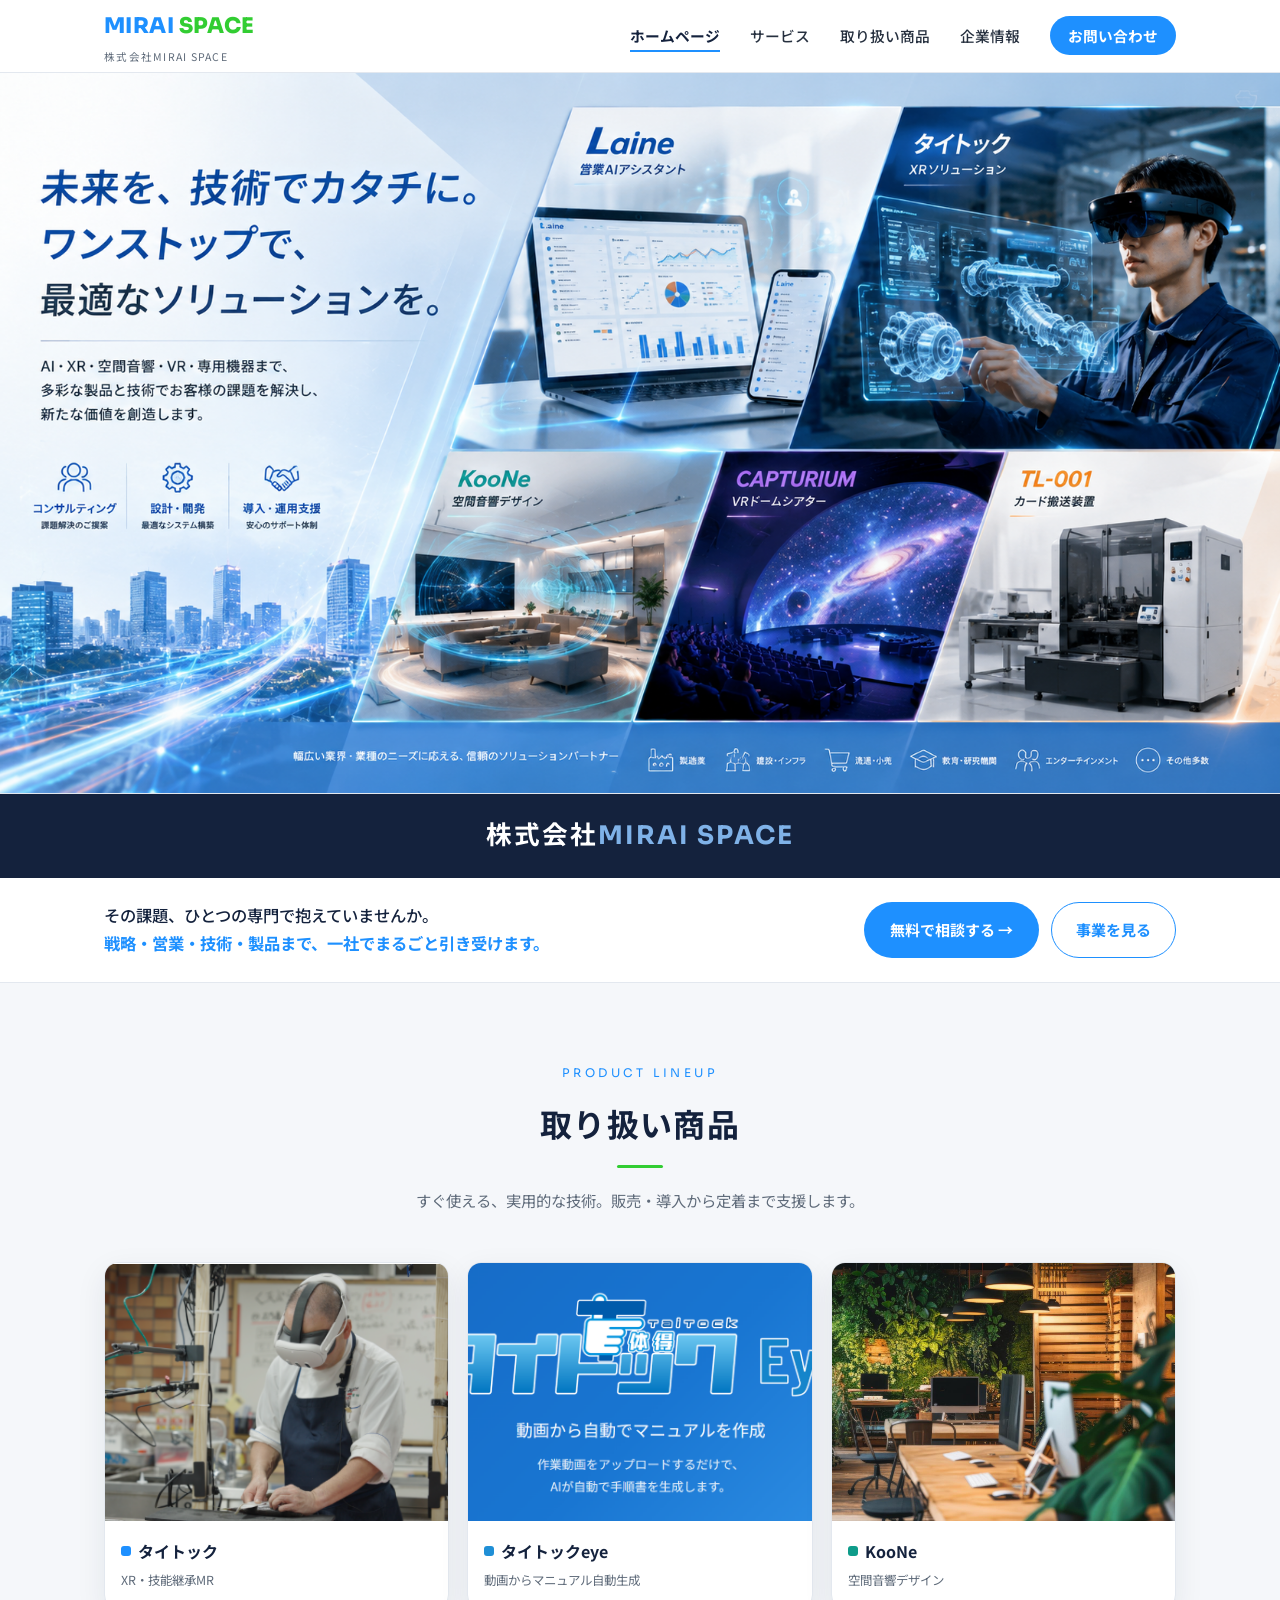
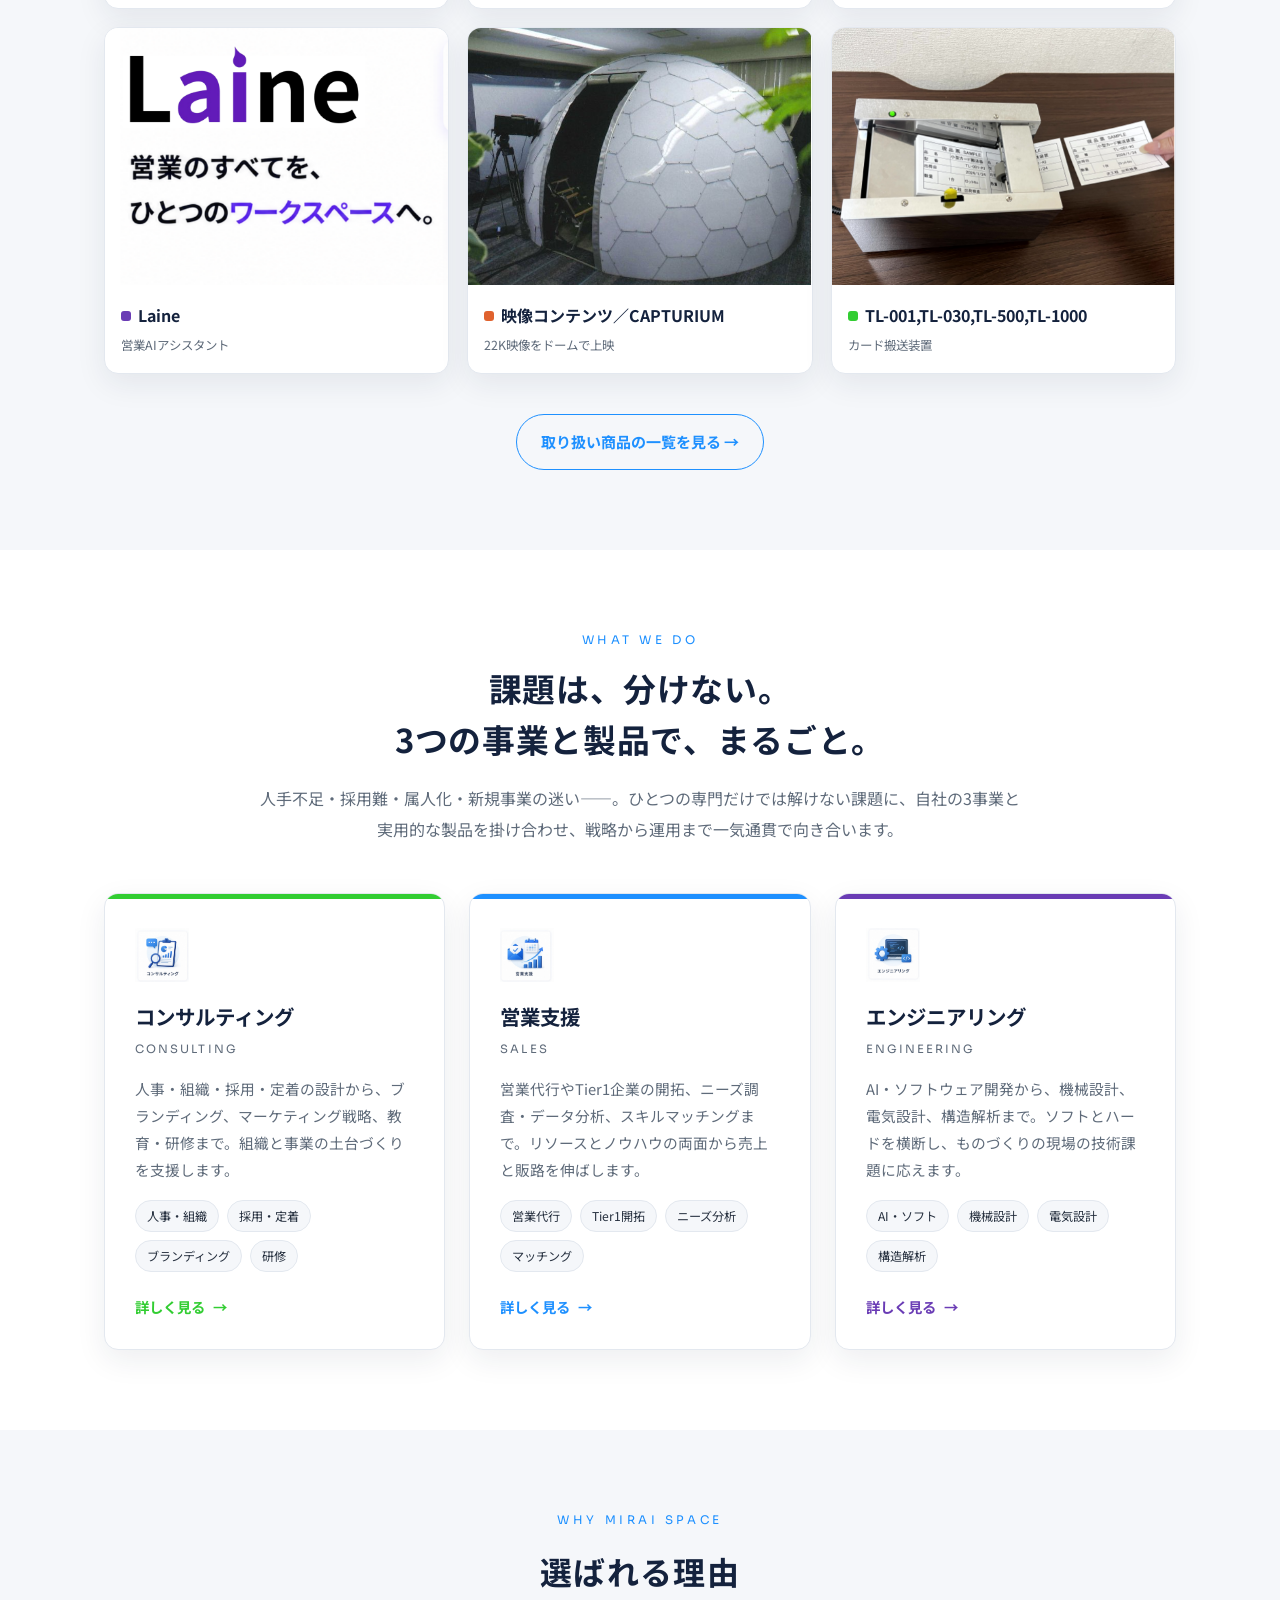
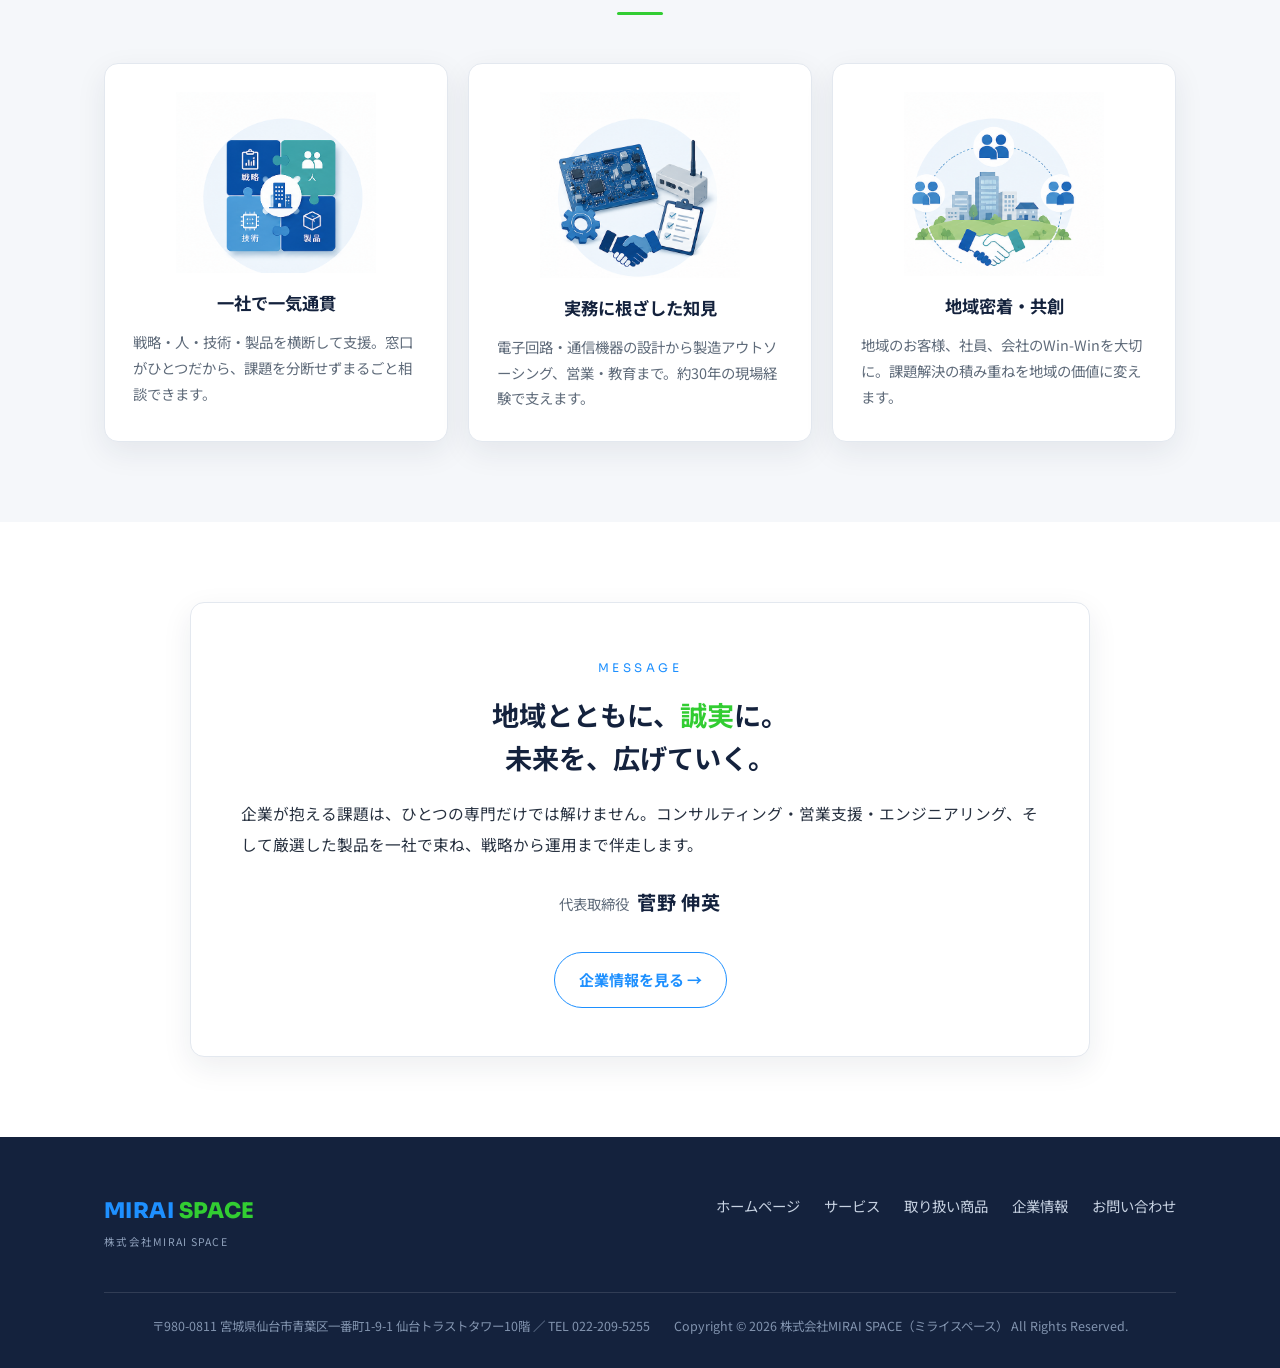
<file: index.html>
<!DOCTYPE html>
<html lang="ja">
<head>
<meta charset="UTF-8">
<meta name="viewport" content="width=device-width, initial-scale=1.0">
<title>株式会社MIRAI SPACE｜人と技術で、未来を広げる。仙台・東北の総合支援</title>
<meta name="description" content="株式会社MIRAI SPACEは、コンサルティング・営業支援・エンジニアリングの3事業と、AI・XR・空間音響などの厳選製品で、仙台・東北の地域企業を一社で総合支援します。戦略から実装・運用まで、ワンストップで最適なソリューションを。">
<link rel="preconnect" href="https://fonts.googleapis.com">
<link rel="preconnect" href="https://fonts.gstatic.com" crossorigin>
<link href="https://fonts.googleapis.com/css2?family=Noto+Sans+JP:wght@400;500;700&family=Sora:wght@400;600;700;800&display=swap" rel="stylesheet">
<link rel="stylesheet" href="assets/service.css">
<style>
  :root{--accent:#1E90FF;--accent-soft:#eaf1f9}

  /* hero key visual */
  .kv{position:relative;line-height:0;background:#eaf1f9;border-bottom:1px solid var(--line)}
  .kv img{width:100%;height:auto;display:block}

  /* intro strip */
  .coname{background:var(--navy);color:#fff;text-align:center;padding:18px 24px}
  .coname .jp{font-family:"Sora","Noto Sans JP",sans-serif;font-weight:700;font-size:clamp(1.15rem,2.6vw,1.6rem);letter-spacing:.08em}
  .coname .jp .en{color:#7fb2e8}
  .introbar{background:#fff;border-bottom:1px solid var(--line)}
  .introbar .wrap{display:flex;align-items:center;justify-content:space-between;gap:24px;padding:24px 24px;flex-wrap:wrap}
  .introbar p{font-size:1.02rem;color:var(--navy);font-weight:500;line-height:1.7}
  .introbar p b{color:var(--blue)}
  .introbar .acts{display:flex;gap:12px;flex-wrap:wrap}
  .btn-primary{display:inline-flex;align-items:center;gap:9px;background:var(--blue);color:#fff;font-weight:700;font-size:.94rem;padding:13px 26px;border-radius:999px;transition:transform .2s,background .2s}
  .btn-primary:hover{background:var(--navy);transform:translateY(-2px)}
  .btn-ghost{display:inline-flex;align-items:center;gap:9px;border:1.5px solid var(--blue);color:var(--blue);font-weight:700;font-size:.94rem;padding:13px 24px;border-radius:999px;transition:.2s}
  .btn-ghost:hover{background:var(--blue);color:#fff}

  /* section intro centered statement */
  .statement{max-width:760px;margin:0 auto;text-align:center}
  .statement .en{display:block;font-family:"Sora";font-size:.74rem;letter-spacing:.3em;color:var(--blue);margin-bottom:12px;text-transform:uppercase}
  .statement h2{font-size:clamp(1.5rem,3.6vw,2.05rem);color:var(--navy);font-weight:700;line-height:1.55;letter-spacing:.02em}
  .statement p{margin-top:18px;color:var(--muted);font-size:1rem;line-height:1.95}

  /* services (3 pillars + product) */
  .pillars3{display:grid;grid-template-columns:repeat(3,1fr);gap:24px;margin-top:8px}
  .pcard{display:flex;flex-direction:column;background:#fff;border:1px solid var(--line);border-radius:var(--radius);box-shadow:var(--shadow);overflow:hidden;transition:transform .3s,box-shadow .3s;position:relative}
  .pcard::before{content:"";position:absolute;left:0;top:0;height:5px;width:100%;background:var(--c)}
  .pcard.s1{--c:var(--green)} .pcard.s2{--c:var(--blue)} .pcard.s3{--c:#6a3cb5}
  .pcard:hover{transform:translateY(-5px);box-shadow:0 20px 48px rgba(20,34,61,.14)}
  .pcard .pc-body{padding:34px 30px 28px;flex:1;display:flex;flex-direction:column}
  .pcard .pc-no{font-family:"Sora";font-weight:800;font-size:.8rem;letter-spacing:.16em;color:var(--c)}
  .pcard .pc-ic{display:block;width:54px;height:54px;margin-bottom:6px}
  .pcard .pc-ic img{width:100%;height:100%;object-fit:contain;display:block}
  .pcard h3{margin-top:10px;font-size:1.28rem;color:var(--navy);font-weight:700}
  .pcard .en{font-family:"Sora";font-size:.72rem;letter-spacing:.18em;color:var(--muted);margin-top:3px}
  .pcard p{margin-top:14px;color:var(--muted);font-size:.92rem;line-height:1.85}
  .pcard .tags{margin-top:16px;display:flex;flex-wrap:wrap;gap:8px}
  .pcard .tags span{font-size:.76rem;color:var(--ink);background:var(--bg-alt);border:1px solid var(--line);border-radius:999px;padding:4px 11px}
  .pcard .pc-go{margin-top:22px;display:inline-flex;align-items:center;gap:8px;color:var(--c);font-weight:700;font-size:.9rem}
  .pcard .pc-go .ar{transition:transform .25s}
  .pcard:hover .pc-go .ar{transform:translateX(5px)}
  @media(max-width:920px){.pillars3{grid-template-columns:1fr}}

  /* products showcase */
  .phome{display:grid;grid-template-columns:repeat(3,1fr);gap:18px;margin-top:8px}
  .phome a{display:flex;flex-direction:column;background:#fff;border:1px solid var(--line);border-radius:14px;overflow:hidden;box-shadow:var(--shadow);transition:transform .3s,box-shadow .3s}
  .phome a:hover{transform:translateY(-5px);box-shadow:0 18px 40px rgba(20,34,61,.14)}
  .phome .pimg{aspect-ratio:4/3;background:#0f1a2e;overflow:hidden}
  .phome .pimg img{width:100%;height:100%;object-fit:cover;display:block}
  .phome .pinfo{padding:16px 16px 18px}
  .phome .pinfo .nm{font-weight:700;color:var(--navy);font-size:1rem;display:flex;align-items:center;gap:7px}
  .phome .pinfo .nm i{width:10px;height:10px;border-radius:3px;background:var(--pc,var(--blue));flex:none}
  .phome .pinfo .tg{margin-top:5px;color:var(--muted);font-size:.78rem;line-height:1.5}
  @media(max-width:1000px){.phome{grid-template-columns:repeat(2,1fr)}}
  @media(max-width:560px){.phome{grid-template-columns:1fr}}
  .phome-foot{text-align:center;margin-top:40px}

  /* strengths */
  .str3{display:grid;grid-template-columns:repeat(3,1fr);gap:20px;margin-top:8px}
  .str{background:#fff;border:1px solid var(--line);border-radius:var(--radius);padding:28px 28px 30px;box-shadow:var(--shadow);text-align:center}
  .str .si{width:100%;max-width:200px;height:auto;margin:0 auto;display:block;border-radius:0;background:none}
  .str .si img{width:100%;height:auto;display:block}
  .str h3{margin-top:14px;font-size:1.08rem;color:var(--navy);font-weight:700}
  .str p{margin-top:10px;color:var(--muted);font-size:.9rem;line-height:1.8;text-align:left}:1.15rem}
  .str h3{margin-top:16px;font-size:1.08rem;color:var(--navy);font-weight:700}
  .str p{margin-top:10px;color:var(--muted);font-size:.9rem;line-height:1.8}
  @media(max-width:920px){.str3{grid-template-columns:1fr}}

  /* message */
  .msg{max-width:900px;margin:0 auto;background:#fff;border:1px solid var(--line);border-radius:var(--radius);box-shadow:var(--shadow);padding:48px 50px;text-align:center}
  .msg .en{font-family:"Sora";font-size:.74rem;letter-spacing:.3em;color:var(--blue);text-transform:uppercase}
  .msg h2{margin-top:12px;font-size:clamp(1.3rem,2.8vw,1.7rem);color:var(--navy);font-weight:700;line-height:1.6}
  .msg h2 b{color:var(--green)}
  .msg p{margin-top:18px;color:var(--ink);font-size:.98rem;line-height:2;text-align:left}
  .msg .sign{margin-top:24px;font-size:.9rem;color:var(--muted)}
  .msg .sign b{font-size:1.2rem;color:var(--navy);font-weight:700;margin-left:8px;letter-spacing:.04em}
  @media(max-width:620px){.msg{padding:34px 24px}}

  /* quick company facts */
  .facts{display:grid;grid-template-columns:repeat(4,1fr);gap:18px;margin-top:36px}
  .fact{text-align:center;background:var(--bg-alt);border:1px solid var(--line);border-radius:12px;padding:22px 14px}
  .fact .v{font-family:"Sora";font-weight:800;font-size:1.5rem;color:var(--navy)}
  .fact .k{margin-top:6px;font-size:.8rem;color:var(--muted)}
  @media(max-width:620px){.facts{grid-template-columns:1fr 1fr}}
</style>
</head>
<body>

<header class="site">
  <div class="wrap bar">
    <a class="logo" href="index.html"><span class="mark">MIRAI<span>&nbsp;SPACE</span></span><span class="sub">株式会社MIRAI SPACE</span></a>
    <button class="navtoggle" aria-label="メニュー" onclick="document.getElementById('gnav').classList.toggle('open')"><span></span><span></span><span></span></button>
    <nav class="global" id="gnav"><ul>
      <li><a class="current" href="index.html">ホームページ</a></li>
      <li><a href="service.html">サービス</a></li>
      <li><a href="products.html">取り扱い商品</a></li>
      <li><a href="company.html">企業情報</a></li>
      <li><a class="cta" href="contact.html">お問い合わせ</a></li>
    </ul></nav>
  </div>
</header>

<!-- HERO : full-bleed key visual -->
<section class="kv">
  <img src="assets/hero-keyvisual.png" alt="MIRAI SPACE — 未来を、技術でカタチに。ワンストップで、最適なソリューションを。AI・XR・空間音響・VR・専用機器まで、多彩な製品と技術でお客様の課題を解決します。">
</section>

<!-- COMPANY NAME -->
<div class="coname"><div class="jp">株式会社<span class="en">MIRAI SPACE</span></div></div>

<!-- INTRO + primary CTA -->
<div class="introbar">
  <div class="wrap">
    <p>その課題、ひとつの専門で抱えていませんか。<br><b>戦略・営業・技術・製品まで、一社でまるごと引き受けます。</b></p>
    <div class="acts">
      <a class="btn-primary" href="contact.html">無料で相談する →</a>
      <a class="btn-ghost" href="service.html">事業を見る</a>
    </div>
  </div>
</div>

<!-- PRODUCTS -->
<section class="section alt">
  <div class="wrap">
    <div class="head"><span class="en">Product Lineup</span><h2 class="ja">取り扱い商品</h2><p class="desc">すぐ使える、実用的な技術。販売・導入から定着まで支援します。</p></div>
    <div class="phome">
      <a href="product-taitock.html" style="--pc:#1E90FF"><div class="pimg"><img src="assets/products/taitock.png" alt="タイトック"></div><div class="pinfo"><div class="nm"><i></i>タイトック</div><div class="tg">XR・技能継承MR</div></div></a>
      <a href="product-taitockeye.html" style="--pc:#1f8fd6"><div class="pimg"><img src="assets/products/taitockeye.png" alt="タイトックeye"></div><div class="pinfo"><div class="nm"><i></i>タイトックeye</div><div class="tg">動画からマニュアル自動生成</div></div></a>
      <a href="product-koone.html" style="--pc:#0e9c8a"><div class="pimg"><img src="assets/products/koone.jpg" alt="KooNe"></div><div class="pinfo"><div class="nm"><i></i>KooNe</div><div class="tg">空間音響デザイン</div></div></a>
      <a href="product-laine.html" style="--pc:#6a3cb5"><div class="pimg"><img src="assets/products/laine-thumb.png" alt="Laine"></div><div class="pinfo"><div class="nm"><i></i>Laine</div><div class="tg">営業AIアシスタント</div></div></a>
      <a href="product-capturium.html" style="--pc:#e0622e"><div class="pimg"><img src="assets/products/capturium.png" alt="没入映像コンテンツ／CAPTURIUM"></div><div class="pinfo"><div class="nm"><i></i>映像コンテンツ／CAPTURIUM</div><div class="tg">22K映像をドームで上映</div></div></a>
      <a href="product-tl001.html" style="--pc:#32CD32"><div class="pimg"><img src="assets/products/tl001.png" alt="TL-001"></div><div class="pinfo"><div class="nm"><i></i>TL-001,TL-030,TL-500,TL-1000</div><div class="tg">カード搬送装置</div></div></a>
    </div>
    <div class="phome-foot"><a class="btn-ghost" href="products.html">取り扱い商品の一覧を見る →</a></div>
  </div>
</section>

<!-- WHAT WE DO -->
<section class="section">
  <div class="wrap">
    <div class="statement reveal">
      <span class="en">What We Do</span>
      <h2>課題は、分けない。<br>3つの事業と製品で、まるごと。</h2>
      <p>人手不足・採用難・属人化・新規事業の迷い——。ひとつの専門だけでは解けない課題に、自社の3事業と実用的な製品を掛け合わせ、戦略から運用まで一気通貫で向き合います。</p>
    </div>
    <div class="pillars3" style="margin-top:48px">
      <a class="pcard s1 reveal" href="service-consulting.html">
        <div class="pc-body">
          <span class="pc-ic"><img src="assets/services/consulting.png" alt=""></span>
          <h3>コンサルティング</h3>
          <span class="en">CONSULTING</span>
          <p>人事・組織・採用・定着の設計から、ブランディング、マーケティング戦略、教育・研修まで。組織と事業の土台づくりを支援します。</p>
          <div class="tags"><span>人事・組織</span><span>採用・定着</span><span>ブランディング</span><span>研修</span></div>
          <span class="pc-go">詳しく見る <span class="ar">→</span></span>
        </div>
      </a>
      <a class="pcard s2 reveal" href="service-sales.html">
        <div class="pc-body">
          <span class="pc-ic"><img src="assets/services/sales.png" alt=""></span>
          <h3>営業支援</h3>
          <span class="en">SALES</span>
          <p>営業代行やTier1企業の開拓、ニーズ調査・データ分析、スキルマッチングまで。リソースとノウハウの両面から売上と販路を伸ばします。</p>
          <div class="tags"><span>営業代行</span><span>Tier1開拓</span><span>ニーズ分析</span><span>マッチング</span></div>
          <span class="pc-go">詳しく見る <span class="ar">→</span></span>
        </div>
      </a>
      <a class="pcard s3 reveal" href="service-engineering.html">
        <div class="pc-body">
          <span class="pc-ic"><img src="assets/services/engineering.png" alt=""></span>
          <h3>エンジニアリング</h3>
          <span class="en">ENGINEERING</span>
          <p>AI・ソフトウェア開発から、機械設計、電気設計、構造解析まで。ソフトとハードを横断し、ものづくりの現場の技術課題に応えます。</p>
          <div class="tags"><span>AI・ソフト</span><span>機械設計</span><span>電気設計</span><span>構造解析</span></div>
          <span class="pc-go">詳しく見る <span class="ar">→</span></span>
        </div>
      </a>
    </div>
  </div>
</section>

<!-- WHY -->
<section class="section alt">
  <div class="wrap">
    <div class="head"><span class="en">Why MIRAI SPACE</span><h2 class="ja">選ばれる理由</h2></div>
    <div class="str3">
      <div class="str reveal"><div class="si"><img src="assets/strengths/str1.png" alt=""></div><h3>一社で一気通貫</h3><p>戦略・人・技術・製品を横断して支援。窓口がひとつだから、課題を分断せずまるごと相談できます。</p></div>
      <div class="str reveal"><div class="si"><img src="assets/strengths/str2.png" alt=""></div><h3>実務に根ざした知見</h3><p>電子回路・通信機器の設計から製造アウトソーシング、営業・教育まで。約30年の現場経験で支えます。</p></div>
      <div class="str reveal"><div class="si"><img src="assets/strengths/str3.png" alt=""></div><h3>地域密着・共創</h3><p>地域のお客様、社員、会社のWin-Winを大切に。課題解決の積み重ねを地域の価値に変えます。</p></div>
    </div>
  </div>
</section>

<!-- MESSAGE -->
<section class="section">
  <div class="wrap">
    <div class="msg reveal">
      <span class="en">Message</span>
      <h2>地域とともに、<b>誠実</b>に。<br>未来を、広げていく。</h2>
      <p>企業が抱える課題は、ひとつの専門だけでは解けません。コンサルティング・営業支援・エンジニアリング、そして厳選した製品を一社で束ね、戦略から運用まで伴走します。</p>
      <div class="sign">代表取締役<b>菅野 伸英</b></div>
      <div style="margin-top:32px"><a class="btn-ghost" href="company.html">企業情報を見る →</a></div>
    </div>
  </div>
</section>

<footer class="site"><div class="wrap">
  <div class="top">
    <a class="logo" href="index.html"><span class="mark">MIRAI<span style="color:#32CD32">&nbsp;SPACE</span></span><span class="sub">株式会社MIRAI SPACE</span></a>
    <nav><ul>
      <li><a href="index.html">ホームページ</a></li>
      <li><a href="service.html">サービス</a></li>
      <li><a href="products.html">取り扱い商品</a></li>
      <li><a href="company.html">企業情報</a></li>
      <li><a href="contact.html">お問い合わせ</a></li>
    </ul></nav>
  </div>
  <div class="copy">〒980-0811 宮城県仙台市青葉区一番町1-9-1 仙台トラストタワー10階 ／ TEL 022-209-5255　　Copyright © 2026 株式会社MIRAI SPACE（ミライスペース） All Rights Reserved.</div>
</div></footer>

<script src="assets/reveal.js"></script>
</body>
</html>
</file>
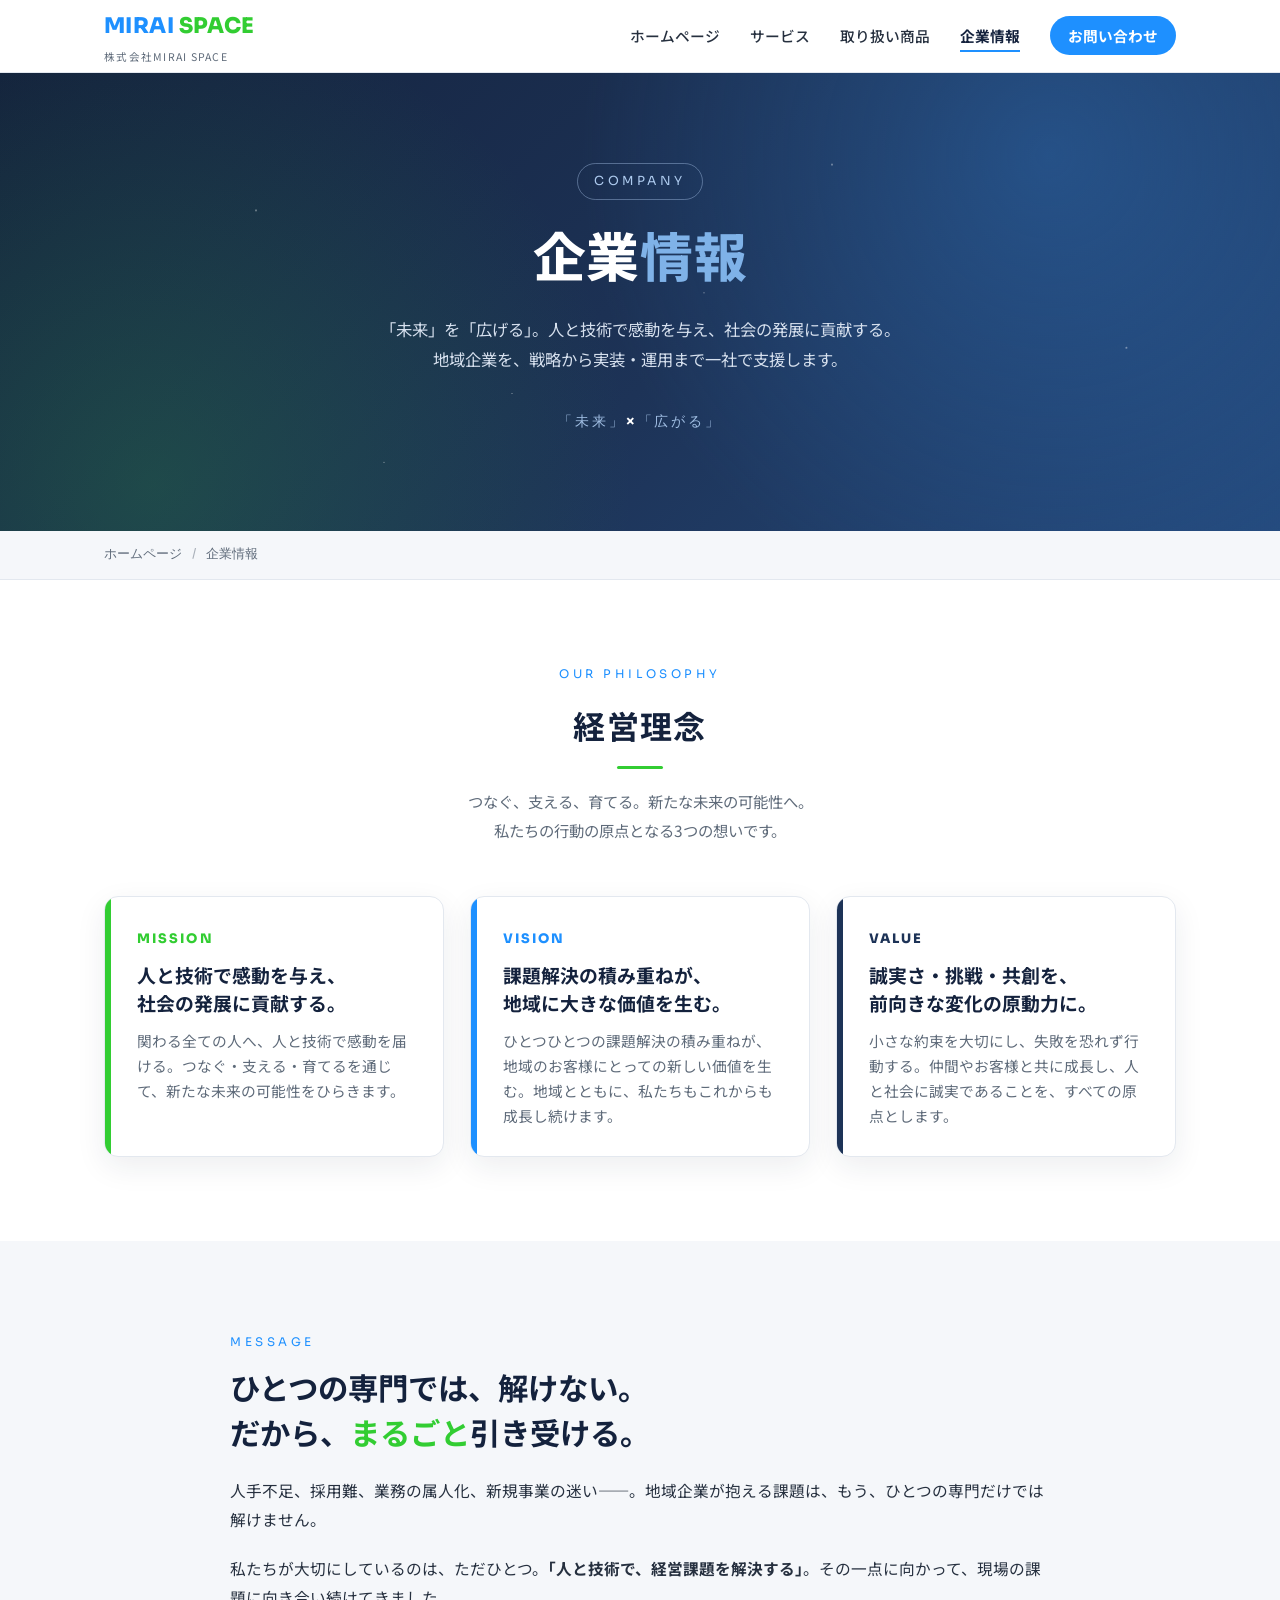
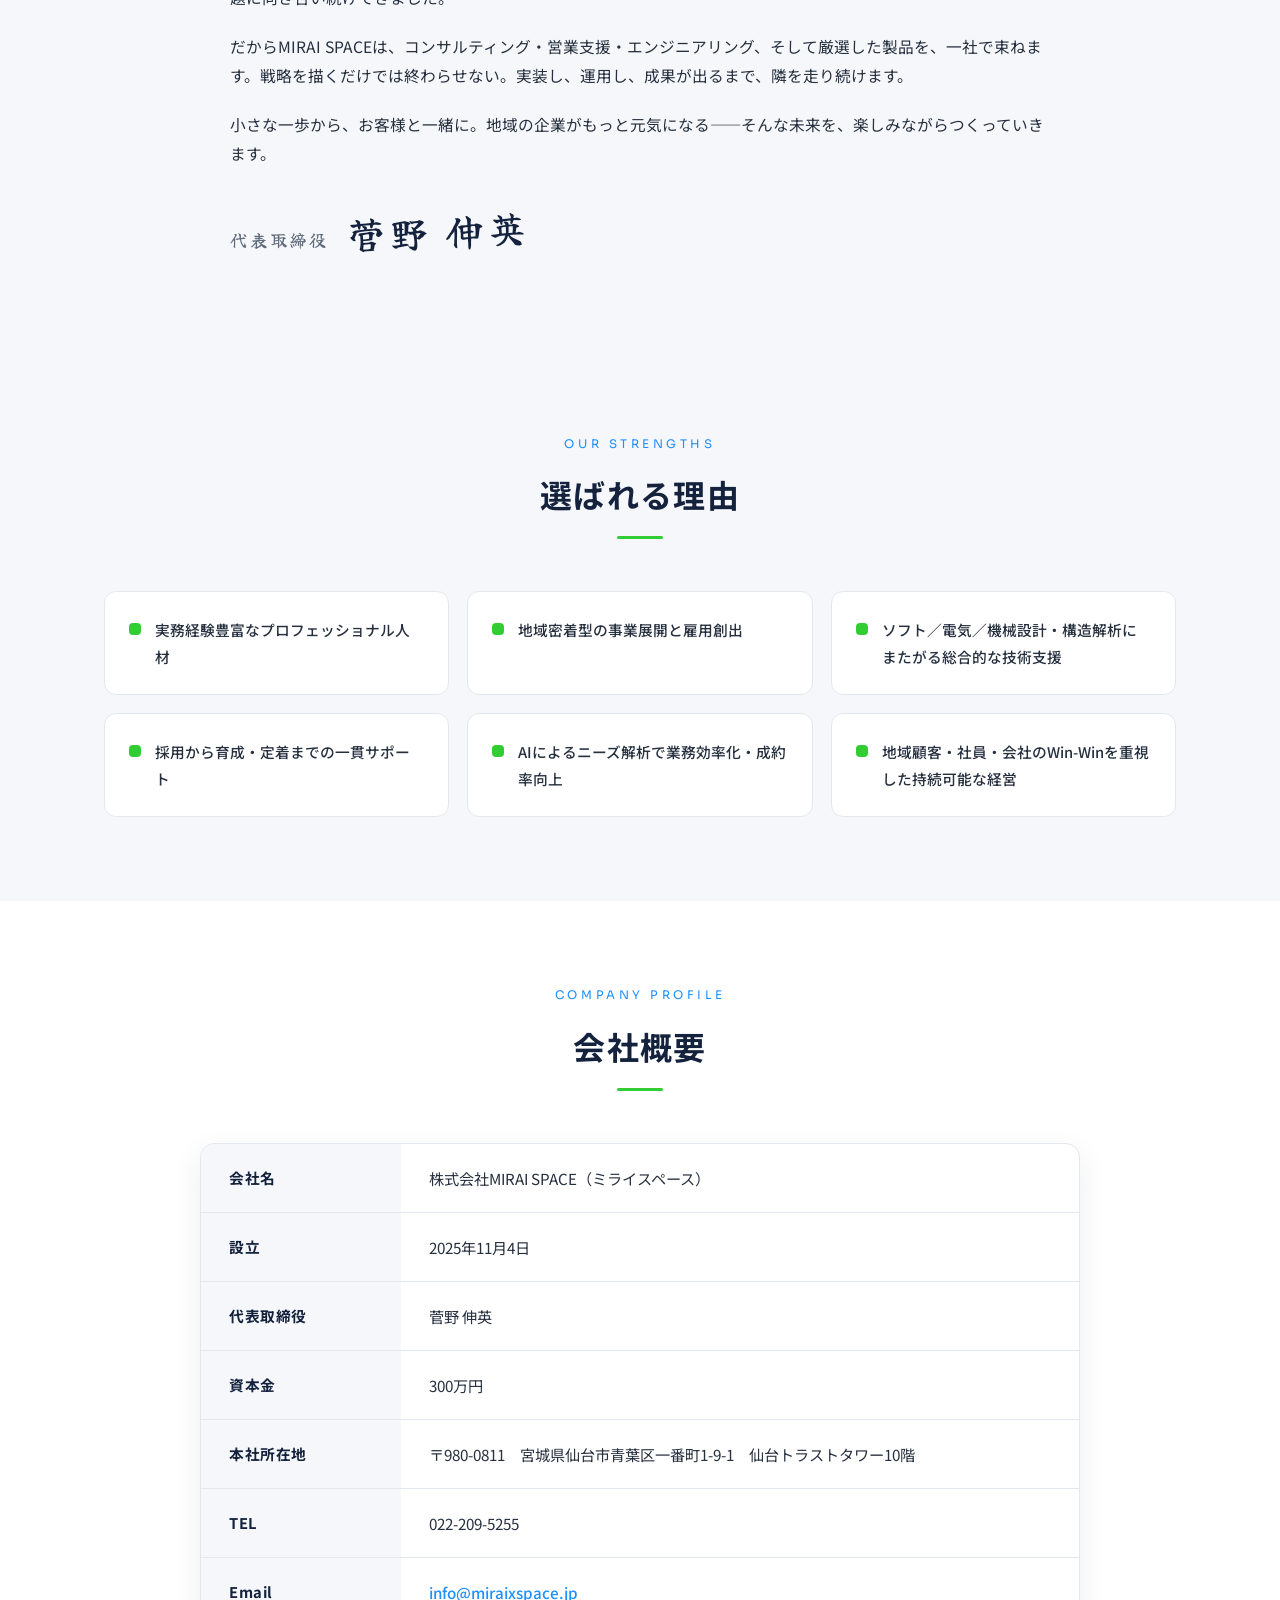
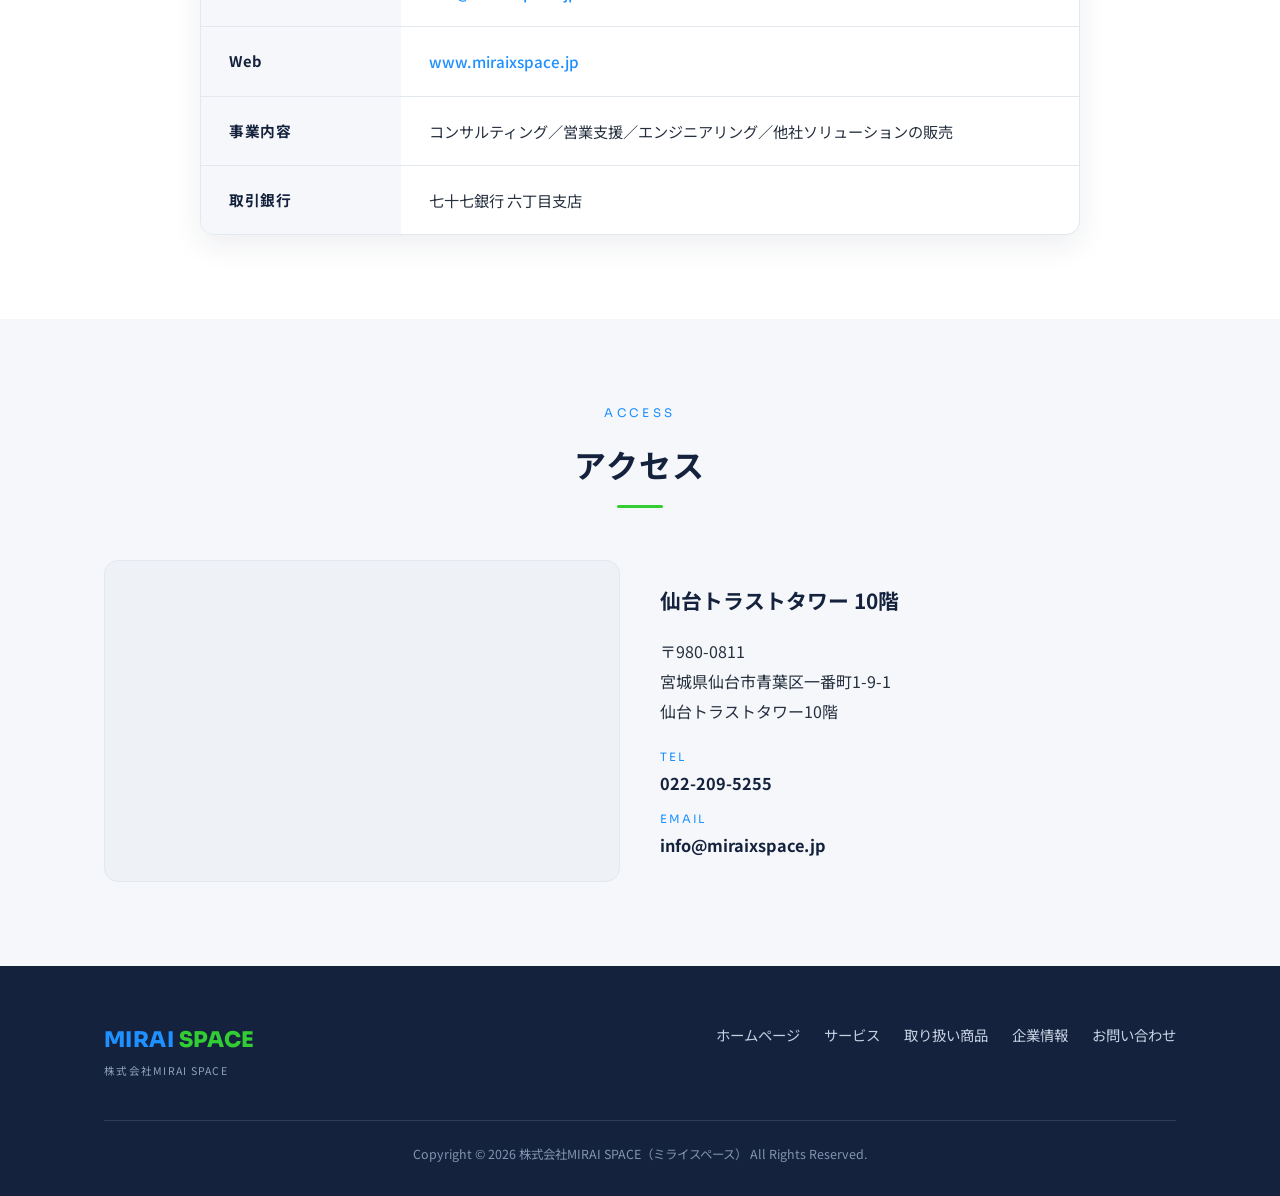
<file: company.html>
<!DOCTYPE html>
<html lang="ja">
<head>
<meta charset="UTF-8">
<meta name="viewport" content="width=device-width, initial-scale=1.0">
<title>企業情報 | 株式会社MIRAI SPACE（ミライスペース）</title>
<meta name="description" content="株式会社MIRAI SPACEの企業情報。経営理念、代表メッセージ、事業内容、会社概要、アクセスをご紹介します。仙台・東北を中心に、コンサルティング・営業支援・エンジニアリングと厳選した製品で地域企業を総合支援します。">
<link rel="preconnect" href="https://fonts.googleapis.com">
<link rel="preconnect" href="https://fonts.gstatic.com" crossorigin>
<link href="https://fonts.googleapis.com/css2?family=Noto+Sans+JP:wght@400;500;700&family=Sora:wght@400;600;700;800&family=Yuji+Mai&display=swap" rel="stylesheet">
<style>
  :root{
    --navy:#14223d;
    --navy-2:#1d3357;
    --blue:#1E90FF;
    --blue-soft:#eaf1f9;
    --green:#32CD32;
    --green-soft:#e9f6ee;
    --ink:#26303f;
    --muted:#5f6b7a;
    --line:#e3e8ef;
    --bg:#ffffff;
    --bg-alt:#f5f7fa;
    --radius:14px;
    --shadow:0 10px 30px rgba(20,34,61,.08);
    --maxw:1120px;
  }
  *{box-sizing:border-box;margin:0;padding:0}
  html{scroll-behavior:smooth}
  body{
    font-family:"Noto Sans JP",sans-serif;
    color:var(--ink);
    background:var(--bg);
    line-height:1.85;
    -webkit-font-smoothing:antialiased;
  }
  a{color:inherit;text-decoration:none}
  .wrap{max-width:var(--maxw);margin:0 auto;padding:0 24px}

  /* ---------- Header ---------- */
  header.site{
    position:sticky;top:0;z-index:50;
    background:rgba(255,255,255,.92);
    backdrop-filter:blur(10px);
    border-bottom:1px solid var(--line);
  }
  .site .bar{display:flex;align-items:center;justify-content:space-between;height:72px}
  .logo{display:flex;align-items:baseline;gap:.5em;font-family:"Sora",sans-serif}
  .logo .mark{font-weight:800;font-size:1.35rem;letter-spacing:.02em;color:var(--blue)}
  .logo .mark span{color:var(--green)}
  .logo .sub{font-size:.66rem;letter-spacing:.18em;color:var(--muted);font-family:"Noto Sans JP"}
  header.site .logo{flex-direction:column;align-items:flex-start;gap:1px}
  header.site .logo .sub{letter-spacing:.12em}
  nav.global ul{display:flex;list-style:none;gap:30px;align-items:center}
  nav.global a{font-size:.92rem;font-weight:500;color:var(--ink);position:relative;padding:6px 0}
  nav.global a::after{content:"";position:absolute;left:0;bottom:0;width:0;height:2px;background:var(--blue);transition:width .25s ease}
  nav.global a:hover::after,nav.global a.current::after{width:100%}
  nav.global a.current{color:var(--navy);font-weight:700}
  nav.global a.cta{background:var(--blue);color:#fff;padding:9px 18px;border-radius:999px;font-weight:700}
  nav.global a.cta::after{display:none}
  nav.global a.cta:hover{background:var(--navy)}
  .navtoggle{display:none;background:none;border:0;cursor:pointer;width:34px;height:34px}
  .navtoggle span{display:block;height:2px;background:var(--navy);margin:6px 0;transition:.3s}

  /* ---------- Hero ---------- */
  .hero{
    position:relative;overflow:hidden;color:#fff;
    background:linear-gradient(135deg,var(--navy) 0%,var(--navy-2) 55%,#244a7d 100%);
  }
  .hero::before{content:"";position:absolute;inset:0;
    background:
      radial-gradient(circle at 82% 18%,rgba(46,111,183,.45),transparent 42%),
      radial-gradient(circle at 12% 90%,rgba(47,158,68,.26),transparent 40%);
    pointer-events:none;}
  .hero .stars{position:absolute;inset:0;opacity:.5;
    background-image:
      radial-gradient(1.5px 1.5px at 20% 30%,#fff,transparent),
      radial-gradient(1.5px 1.5px at 65% 20%,#fff,transparent),
      radial-gradient(1px 1px at 40% 70%,#fff,transparent),
      radial-gradient(1.5px 1.5px at 88% 60%,#fff,transparent),
      radial-gradient(1px 1px at 55% 48%,#fff,transparent),
      radial-gradient(1px 1px at 30% 85%,#fff,transparent);
    background-repeat:no-repeat;}
  .hero .inner{position:relative;padding:90px 0 96px;text-align:center}
  .hero .eyebrow{display:inline-block;font-family:"Sora";font-size:.78rem;letter-spacing:.28em;color:#aecbef;border:1px solid rgba(174,203,239,.4);padding:6px 16px;border-radius:999px;margin-bottom:26px}
  .hero h1{font-family:"Sora","Noto Sans JP",sans-serif;font-weight:800;font-size:clamp(2rem,5vw,3.3rem);line-height:1.25;letter-spacing:.01em}
  .hero h1 .accent{color:#7fb2e8}
  .hero p.lead{margin:22px auto 0;max-width:640px;color:#d6e0ee;font-size:1.02rem}
  .hero .concept{margin-top:34px;font-family:"Sora";font-size:.9rem;letter-spacing:.2em;color:#9fbde2}
  .hero .concept b{color:#fff;font-weight:700}
  /* breadcrumb */
  .crumb{position:relative;background:var(--bg-alt);border-bottom:1px solid var(--line)}
  .crumb .wrap{display:flex;gap:10px;align-items:center;height:48px;font-size:.8rem;color:var(--muted);font-family:"Sora"}
  .crumb a:hover{color:var(--blue)}
  .crumb .sep{opacity:.5}

  /* ---------- Section heading ---------- */
  .section{padding:84px 0}
  .section.alt{background:var(--bg-alt)}
  .head{margin-bottom:52px;text-align:center}
  .head .ja{font-size:clamp(1.5rem,3.4vw,2rem);font-weight:700;color:var(--navy);letter-spacing:.04em;display:inline-block;position:relative;padding-bottom:14px}
  .head .ja::after{content:"";position:absolute;left:50%;transform:translateX(-50%);bottom:0;width:46px;height:3px;background:var(--green);border-radius:2px}
  .head .en{display:block;font-family:"Sora";font-size:.74rem;letter-spacing:.3em;color:var(--blue);margin-bottom:10px;text-transform:uppercase}
  .head .desc{margin-top:18px;color:var(--muted);font-size:.96rem}

  /* ---------- Philosophy cards ---------- */
  .values{display:grid;grid-template-columns:repeat(3,1fr);gap:26px}
  .value{
    background:#fff;border:1px solid var(--line);border-radius:var(--radius);
    padding:30px 32px 28px;box-shadow:var(--shadow);position:relative;overflow:hidden;
    transition:transform .3s ease,box-shadow .3s ease;
  }
  .value:hover{transform:translateY(-4px);box-shadow:0 18px 44px rgba(20,34,61,.13)}
  .value .vbar{position:absolute;left:0;top:0;width:6px;height:100%;background:var(--c,var(--blue))}
  .value.v1{--c:var(--green)} .value.v2{--c:var(--blue)} .value.v3{--c:var(--navy-2)}
  .value .vno{font-family:"Sora";font-weight:800;font-size:.82rem;letter-spacing:.16em;color:var(--c);}
  .value .vttl{margin-top:10px;font-size:1.18rem;font-weight:700;color:var(--navy);line-height:1.45}
  .value p{margin-top:12px;color:var(--muted);font-size:.92rem;line-height:1.7}

  /* ---------- Message ---------- */
  .message{max-width:820px;margin:0 auto}
  .message .mbody .en{font-family:"Sora";font-size:.74rem;letter-spacing:.3em;color:var(--blue);text-transform:uppercase}
  .message .mbody h2{margin-top:10px;font-size:clamp(1.4rem,3vw,1.9rem);color:var(--navy);font-weight:700;line-height:1.5}
  .message .mbody h2 b{color:var(--green)}
  .message .mbody p{margin-top:20px;color:var(--ink);font-size:.98rem}
  .message .mbody .sign{margin-top:28px;display:flex;align-items:baseline;gap:18px}
  .message .mbody .sign .role{font-family:"Yuji Mai","Noto Sans JP",serif;font-size:1.1rem;color:var(--muted);letter-spacing:.1em}
  .message .mbody .sign .name{font-family:"Yuji Mai","Noto Sans JP",serif;font-weight:400;font-size:2.35rem;color:var(--navy);letter-spacing:.12em;transform:rotate(-2deg);display:inline-block}

  /* ---------- Business pillars ---------- */
  .pillars{display:grid;grid-template-columns:repeat(2,1fr);gap:24px}
  .pillar{
    background:#fff;border:1px solid var(--line);border-radius:var(--radius);
    padding:34px 34px;box-shadow:var(--shadow);display:flex;gap:22px;align-items:flex-start;
    transition:transform .3s ease,box-shadow .3s ease;
  }
  .pillar:hover{transform:translateY(-4px);box-shadow:0 18px 44px rgba(20,34,61,.13)}
  .pillar .tag{flex:none;width:96px;height:96px;border-radius:14px;overflow:hidden;background:transparent;
    display:flex;align-items:center;justify-content:center}
  .pillar .tag img{width:100%;height:100%;object-fit:contain;display:block}
  .pillar.p1{--c:var(--green)} .pillar.p2{--c:var(--blue)} .pillar.p3{--c:#6a3cb5} .pillar.p4{--c:#e0622e}
  .pillar h3{font-size:1.18rem;color:var(--navy);font-weight:700}
  .pillar .sub{margin-top:2px;font-size:.78rem;color:var(--c);font-weight:700;letter-spacing:.06em}
  .pillar p{margin-top:12px;color:var(--muted);font-size:.9rem}
  .pillars-foot{margin-top:34px;text-align:center}
  .btn-outline{display:inline-flex;align-items:center;gap:9px;border:1.5px solid var(--blue);color:var(--blue);
    font-weight:700;font-size:.92rem;padding:12px 28px;border-radius:999px;transition:.25s}
  .btn-outline:hover{background:var(--blue);color:#fff}
  .btn-outline .arrow{transition:transform .25s ease}
  .btn-outline:hover .arrow{transform:translateX(5px)}

  /* ---------- Strengths ---------- */
  .strengths{display:grid;grid-template-columns:repeat(3,1fr);gap:18px;margin-top:8px}
  .strength{background:#fff;border:1px solid var(--line);border-radius:12px;padding:24px 24px;display:flex;gap:14px;align-items:flex-start}
  .strength .dot{flex:none;width:12px;height:12px;border-radius:4px;background:var(--green);margin-top:7px}
  .strength p{font-size:.92rem;color:var(--ink);font-weight:500}

  /* ---------- Company table ---------- */
  .profile{max-width:880px;margin:0 auto;background:#fff;border:1px solid var(--line);border-radius:var(--radius);overflow:hidden;box-shadow:var(--shadow)}
  .profile dl{display:grid;grid-template-columns:200px 1fr}
  .profile dt,.profile dd{padding:20px 28px;border-bottom:1px solid var(--line)}
  .profile dt{background:var(--bg-alt);font-weight:700;color:var(--navy);font-size:.92rem;letter-spacing:.04em}
  .profile dd{color:var(--ink);font-size:.95rem}
  .profile dl>div{display:contents}
  .profile .row:last-child dt,.profile .row:last-child dd{border-bottom:0}
  .profile a{color:var(--blue);font-weight:500}
  .profile a:hover{text-decoration:underline}

  /* ---------- Access ---------- */
  .access{display:grid;grid-template-columns:1fr 1fr;gap:40px;align-items:stretch}
  .access .map{border-radius:var(--radius);overflow:hidden;border:1px solid var(--line);min-height:320px;
    background:#eef1f5;line-height:0}
  .access .map iframe{width:100%;height:100%;min-height:320px;border:0;display:block}
  .access .info{display:flex;flex-direction:column;justify-content:center}
  .access .info h3{font-size:1.3rem;color:var(--navy);font-weight:700}
  .access .info .addr{margin-top:16px;color:var(--ink);font-size:1rem;line-height:1.9}
  .access .info .meta{margin-top:20px;display:flex;flex-direction:column;gap:10px}
  .access .info .meta .k{font-family:"Sora";font-size:.72rem;letter-spacing:.16em;color:var(--blue);display:block}
  .access .info .meta .v{font-size:1.02rem;color:var(--navy);font-weight:700}

  /* ---------- Contact CTA ---------- */
  .cta-band{background:linear-gradient(120deg,var(--navy),var(--navy-2));color:#fff;border-radius:20px;text-align:center;padding:64px 32px;position:relative;overflow:hidden}
  .cta-band::after{content:"";position:absolute;inset:0;background:radial-gradient(circle at 50% 0%,rgba(46,111,183,.5),transparent 55%)}
  .cta-band h3{position:relative;font-size:clamp(1.4rem,3vw,1.9rem);font-weight:700;letter-spacing:.04em}
  .cta-band p{position:relative;margin-top:14px;color:#cfdaea}
  .cta-band a{position:relative;display:inline-block;margin-top:30px;background:#fff;color:var(--navy);font-weight:700;padding:15px 40px;border-radius:999px;transition:transform .2s ease,background .2s ease}
  .cta-band a:hover{transform:translateY(-2px);background:var(--blue);color:#fff}

  /* ---------- Footer ---------- */
  footer.site{background:var(--navy);color:#c7d2e2;padding:54px 0 30px}
  footer .top{display:flex;flex-wrap:wrap;justify-content:space-between;gap:30px;align-items:flex-start}
  footer .logo{flex-direction:column;align-items:flex-start;gap:1px}
  footer .logo .mark{color:var(--blue)}
  footer .logo .sub{color:#90a2bd;letter-spacing:.12em}
  footer nav ul{display:flex;flex-wrap:wrap;gap:24px;list-style:none}
  footer nav a{font-size:.9rem;color:#c7d2e2;transition:color .2s}
  footer nav a:hover{color:#fff}
  footer .copy{margin-top:40px;padding-top:22px;border-top:1px solid rgba(255,255,255,.12);font-size:.78rem;color:#8294af;text-align:center}

  /* reveal */
  .reveal{opacity:0;transform:translateY(26px);transition:opacity .7s ease,transform .7s ease}
  .reveal.in{opacity:1;transform:none}

  /* ---------- Responsive ---------- */
  @media(max-width:920px){
    .values{grid-template-columns:1fr}
    .pillars{grid-template-columns:1fr}
    .strengths{grid-template-columns:1fr}
    .access{grid-template-columns:1fr}
    .profile dl{grid-template-columns:130px 1fr}
    .profile dt,.profile dd{padding:16px 18px}
  }
  @media(max-width:860px){
    nav.global{position:fixed;inset:72px 0 auto 0;background:#fff;border-bottom:1px solid var(--line);transform:translateY(-130%);transition:transform .35s ease}
    nav.global.open{transform:translateY(0)}
    nav.global ul{flex-direction:column;gap:0;padding:10px 24px}
    nav.global li{width:100%;border-bottom:1px solid var(--line)}
    nav.global li:last-child{border-bottom:0}
    nav.global a{display:block;padding:15px 0}
    nav.global a.cta{display:inline-block;margin:12px 0}
    .navtoggle{display:block}
    .hero .inner{padding:64px 0 70px}
    .section{padding:58px 0}
  }
</style>
</head>
<body>

<!-- ===== Header ===== -->
<header class="site">
  <div class="wrap bar">
    <a class="logo" href="index.html">
      <span class="mark">MIRAI<span>&nbsp;SPACE</span></span><span class="sub">株式会社MIRAI SPACE</span>
    </a>
    <button class="navtoggle" aria-label="メニュー" onclick="document.getElementById('gnav').classList.toggle('open')">
      <span></span><span></span><span></span>
    </button>
    <nav class="global" id="gnav">
      <ul>
        <li><a href="index.html">ホームページ</a></li>
        <li><a href="service.html">サービス</a></li>
        <li><a href="products.html">取り扱い商品</a></li>
        <li><a class="current" href="company.html">企業情報</a></li>
        <li><a class="cta" href="contact.html">お問い合わせ</a></li>
      </ul>
    </nav>
  </div>
</header>

<!-- ===== Hero ===== -->
<section class="hero">
  <div class="stars"></div>
  <div class="wrap inner">
    <span class="eyebrow">COMPANY</span>
    <h1>企業<span class="accent">情報</span></h1>
    <p class="lead">「未来」を「広げる」。人と技術で感動を与え、社会の発展に貢献する。<br>地域企業を、戦略から実装・運用まで一社で支援します。</p>
    <div class="concept">「未来」<b>×</b>「広がる」</div>
  </div>
</section>

<!-- breadcrumb -->
<div class="crumb">
  <div class="wrap">
    <a href="index.html">ホームページ</a>
    <span class="sep">/</span>
    <span>企業情報</span>
  </div>
</div>

<!-- ===== 経営理念 ===== -->
<section class="section">
  <div class="wrap">
    <div class="head">
      <span class="en">Our Philosophy</span>
      <h2 class="ja">経営理念</h2>
      <p class="desc">つなぐ、支える、育てる。新たな未来の可能性へ。<br>私たちの行動の原点となる3つの想いです。</p>
    </div>
    <div class="values">
      <article class="value v1 reveal">
        <span class="vbar"></span>
        <div class="vno">MISSION</div>
        <div class="vttl">人と技術で感動を与え、<br>社会の発展に貢献する。</div>
        <p>関わる全ての人へ、人と技術で感動を届ける。つなぐ・支える・育てるを通じて、新たな未来の可能性をひらきます。</p>
      </article>
      <article class="value v2 reveal">
        <span class="vbar"></span>
        <div class="vno">VISION</div>
        <div class="vttl">課題解決の積み重ねが、<br>地域に大きな価値を生む。</div>
        <p>ひとつひとつの課題解決の積み重ねが、地域のお客様にとっての新しい価値を生む。地域とともに、私たちもこれからも成長し続けます。</p>
      </article>
      <article class="value v3 reveal">
        <span class="vbar"></span>
        <div class="vno">VALUE</div>
        <div class="vttl">誠実さ・挑戦・共創を、<br>前向きな変化の原動力に。</div>
        <p>小さな約束を大切にし、失敗を恐れず行動する。仲間やお客様と共に成長し、人と社会に誠実であることを、すべての原点とします。</p>
      </article>
    </div>
  </div>
</section>

<!-- ===== 代表メッセージ ===== -->
<section class="section alt">
  <div class="wrap">
    <div class="message">
      <div class="mbody reveal">
        <span class="en">Message</span>
        <h2>ひとつの専門では、解けない。<br>だから、<b>まるごと</b>引き受ける。</h2>
        <p>人手不足、採用難、業務の属人化、新規事業の迷い——。地域企業が抱える課題は、もう、ひとつの専門だけでは解けません。</p>
        <p>私たちが大切にしているのは、ただひとつ。<b>「人と技術で、経営課題を解決する」</b>。その一点に向かって、現場の課題に向き合い続けてきました。</p>
        <p>だからMIRAI SPACEは、コンサルティング・営業支援・エンジニアリング、そして厳選した製品を、一社で束ねます。戦略を描くだけでは終わらせない。実装し、運用し、成果が出るまで、隣を走り続けます。</p>
        <p>小さな一歩から、お客様と一緒に。地域の企業がもっと元気になる——そんな未来を、楽しみながらつくっていきます。</p>
        <div class="sign">
          <span class="role">代表取締役</span>
          <span class="name">菅野 伸英</span>
        </div>
      </div>
    </div>
  </div>
</section>

<!-- ===== 強み ===== -->
<section class="section alt">
  <div class="wrap">
    <div class="head">
      <span class="en">Our Strengths</span>
      <h2 class="ja">選ばれる理由</h2>
    </div>
    <div class="strengths">
      <div class="strength reveal"><span class="dot"></span><p>実務経験豊富なプロフェッショナル人材</p></div>
      <div class="strength reveal"><span class="dot"></span><p>地域密着型の事業展開と雇用創出</p></div>
      <div class="strength reveal"><span class="dot"></span><p>ソフト／電気／機械設計・構造解析にまたがる総合的な技術支援</p></div>
      <div class="strength reveal"><span class="dot"></span><p>採用から育成・定着までの一貫サポート</p></div>
      <div class="strength reveal"><span class="dot"></span><p>AIによるニーズ解析で業務効率化・成約率向上</p></div>
      <div class="strength reveal"><span class="dot"></span><p>地域顧客・社員・会社のWin-Winを重視した持続可能な経営</p></div>
    </div>
  </div>
</section>

<!-- ===== 会社概要 ===== -->
<section class="section">
  <div class="wrap">
    <div class="head">
      <span class="en">Company Profile</span>
      <h2 class="ja">会社概要</h2>
    </div>
    <div class="profile reveal">
      <dl>
        <div class="row"><dt>会社名</dt><dd>株式会社MIRAI SPACE（ミライスペース）</dd></div>
        <div class="row"><dt>設立</dt><dd>2025年11月4日</dd></div>
        <div class="row"><dt>代表取締役</dt><dd>菅野 伸英</dd></div>
        <div class="row"><dt>資本金</dt><dd>300万円</dd></div>
        <div class="row"><dt>本社所在地</dt><dd>〒980-0811　宮城県仙台市青葉区一番町1-9-1　仙台トラストタワー10階</dd></div>
        <div class="row"><dt>TEL</dt><dd>022-209-5255</dd></div>
        <div class="row"><dt>Email</dt><dd><a href="mailto:info@miraixspace.jp">info@miraixspace.jp</a></dd></div>
        <div class="row"><dt>Web</dt><dd><a href="https://www.miraixspace.jp" target="_blank" rel="noopener">www.miraixspace.jp</a></dd></div>
        <div class="row"><dt>事業内容</dt><dd>コンサルティング／営業支援／エンジニアリング／他社ソリューションの販売</dd></div>
        <div class="row"><dt>取引銀行</dt><dd>七十七銀行 六丁目支店</dd></div>
      </dl>
    </div>
  </div>
</section>

<!-- ===== アクセス ===== -->
<section class="section alt">
  <div class="wrap">
    <div class="head">
      <span class="en">Access</span>
      <h2 class="ja">アクセス</h2>
    </div>
    <div class="access">
      <div class="map reveal"><iframe src="https://www.google.com/maps?q=%E4%BB%99%E5%8F%B0%E3%83%88%E3%83%A9%E3%82%B9%E3%83%88%E3%82%BF%E3%83%AF%E3%83%BC&output=embed" loading="lazy" referrerpolicy="no-referrer-when-downgrade" title="株式会社MIRAI SPACE 所在地（仙台トラストタワー）"></iframe></div>
      <div class="info reveal">
        <h3>仙台トラストタワー 10階</h3>
        <div class="addr">〒980-0811<br>宮城県仙台市青葉区一番町1-9-1<br>仙台トラストタワー10階</div>
        <div class="meta">
          <div><span class="k">TEL</span><span class="v">022-209-5255</span></div>
          <div><span class="k">EMAIL</span><span class="v">info@miraixspace.jp</span></div>
        </div>
      </div>
    </div>
  </div>
</section>

<!-- ===== Footer ===== -->
<footer class="site">
  <div class="wrap">
    <div class="top">
      <a class="logo" href="index.html">
        <span class="mark">MIRAI<span style="color:#32CD32">&nbsp;SPACE</span></span>
        <span class="sub">株式会社MIRAI SPACE</span>
      </a>
      <nav>
        <ul>
          <li><a href="index.html">ホームページ</a></li>
          <li><a href="service.html">サービス</a></li>
          <li><a href="products.html">取り扱い商品</a></li>
          <li><a href="company.html">企業情報</a></li>
          <li><a href="contact.html">お問い合わせ</a></li>
        </ul>
      </nav>
    </div>
    <div class="copy">Copyright © 2026 株式会社MIRAI SPACE（ミライスペース） All Rights Reserved.</div>
  </div>
</footer>

<script>
  const io=new IntersectionObserver((entries)=>{
    entries.forEach((e,i)=>{
      if(e.isIntersecting){
        setTimeout(()=>e.target.classList.add('in'),(i%3)*110);
        io.unobserve(e.target);
      }
    });
  },{threshold:.16});
  document.querySelectorAll('.reveal').forEach(c=>io.observe(c));
</script>
</body>
</html>
</file>
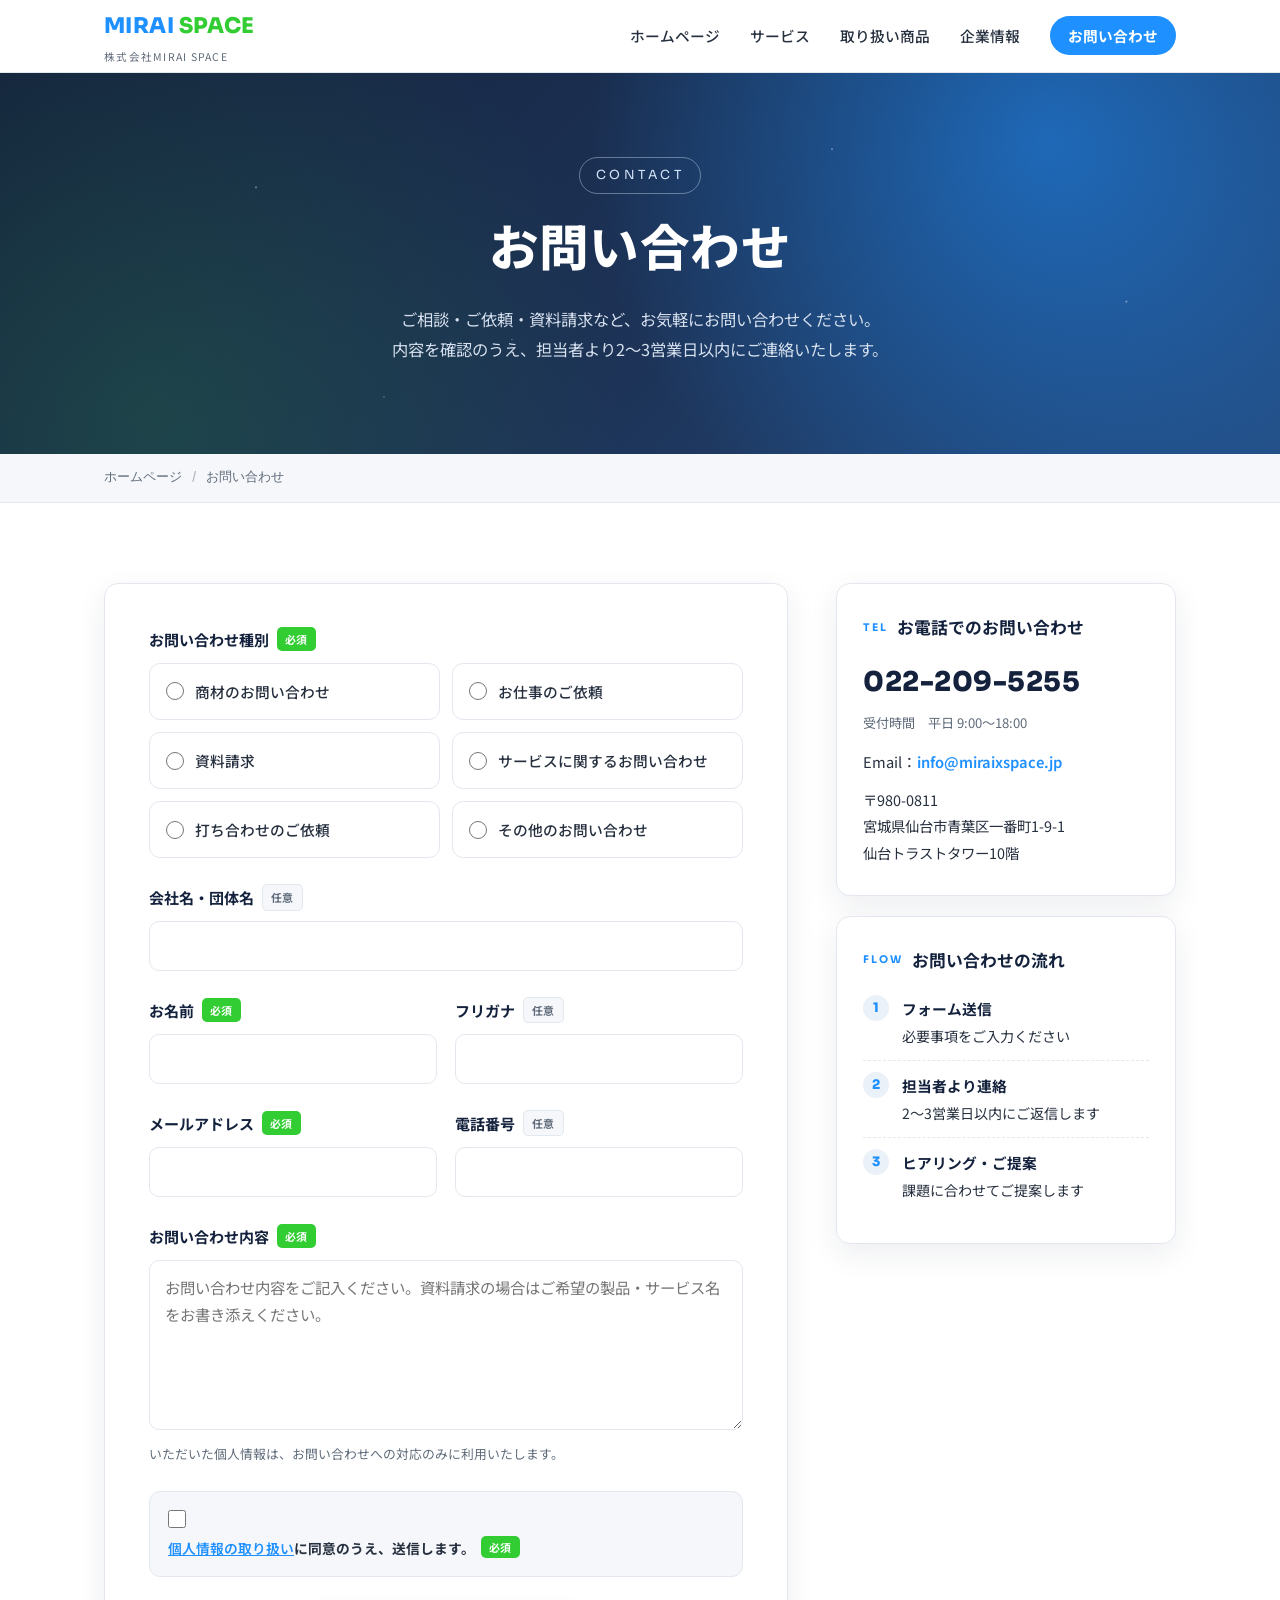
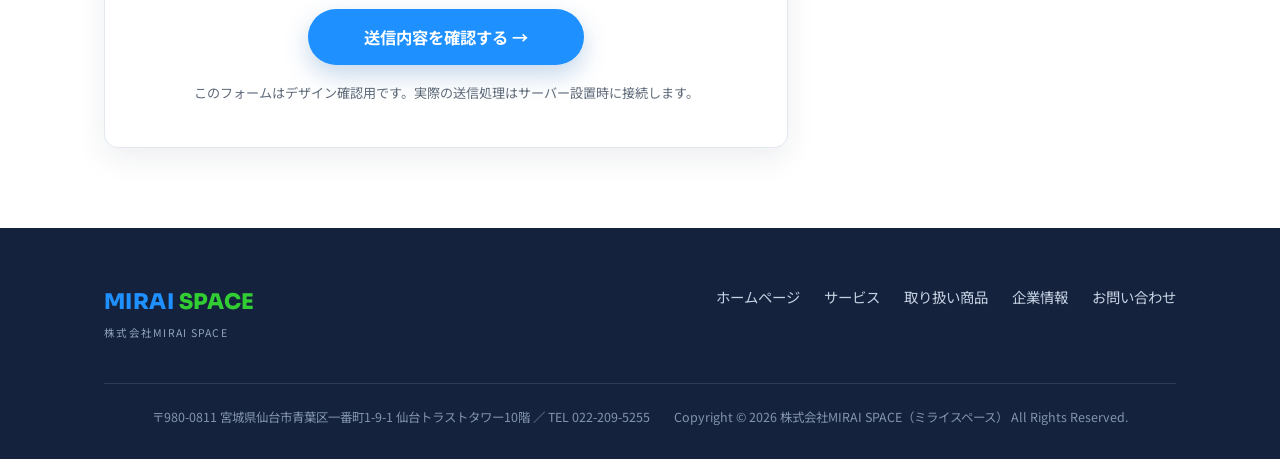
<file: contact.html>
<!DOCTYPE html>
<html lang="ja">
<head>
<meta charset="UTF-8">
<meta name="viewport" content="width=device-width, initial-scale=1.0">
<title>お問い合わせ | 株式会社MIRAI SPACE</title>
<meta name="description" content="株式会社MIRAI SPACEへのお問い合わせ。商材のお問い合わせ、お仕事のご依頼、資料請求、サービスに関するお問い合わせ、打ち合わせのご依頼を承ります。仙台・東北の地域企業の課題に、3つの事業と厳選した製品でお応えします。">
<link rel="preconnect" href="https://fonts.googleapis.com">
<link rel="preconnect" href="https://fonts.gstatic.com" crossorigin>
<link href="https://fonts.googleapis.com/css2?family=Noto+Sans+JP:wght@400;500;700&family=Sora:wght@400;600;700;800&display=swap" rel="stylesheet">
<link rel="stylesheet" href="assets/service.css">
<style>
  :root{--accent:#1E90FF;--accent-soft:#eaf1f9}

  /* contact layout */
  .contact-wrap{display:grid;grid-template-columns:1fr 340px;gap:48px;align-items:start;max-width:var(--maxw);margin:0 auto}
  #form{scroll-margin-top:90px}
  @media(max-width:920px){.contact-wrap{grid-template-columns:1fr;gap:32px}}

  /* form card */
  .form-card{background:#fff;border:1px solid var(--line);border-radius:var(--radius);box-shadow:var(--shadow);padding:42px 44px}
  @media(max-width:560px){.form-card{padding:28px 22px}}
  .field{margin-bottom:26px}
  .field:last-of-type{margin-bottom:0}
  .field label{display:block;font-weight:700;color:var(--navy);font-size:.94rem;margin-bottom:9px}
  .field .req{display:inline-block;font-size:.68rem;font-weight:700;color:#fff;background:var(--green);border-radius:5px;padding:2px 8px;margin-left:8px;letter-spacing:.04em;vertical-align:2px}
  .field .opt{display:inline-block;font-size:.68rem;font-weight:700;color:var(--muted);background:var(--bg-alt);border:1px solid var(--line);border-radius:5px;padding:2px 8px;margin-left:8px;letter-spacing:.04em;vertical-align:2px}
  .field .hint{font-size:.8rem;color:var(--muted);margin-top:6px;line-height:1.6}
  .field input[type=text],.field input[type=email],.field input[type=tel],.field select,.field textarea{
    width:100%;font-family:inherit;font-size:.96rem;color:var(--ink);background:#fff;
    border:1.5px solid var(--line);border-radius:10px;padding:13px 15px;transition:border-color .2s,box-shadow .2s}
  .field input:focus,.field select:focus,.field textarea:focus{outline:none;border-color:var(--accent);box-shadow:0 0 0 3px var(--accent-soft)}
  .field textarea{min-height:170px;resize:vertical;line-height:1.8}
  .field select{appearance:none;background-image:url("data:image/svg+xml,%3Csvg xmlns='http://www.w3.org/2000/svg' width='12' height='8' viewBox='0 0 12 8'%3E%3Cpath d='M1 1l5 5 5-5' stroke='%235f6b7a' stroke-width='2' fill='none' stroke-linecap='round'/%3E%3C/svg%3E");background-repeat:no-repeat;background-position:right 16px center;padding-right:40px}
  .grid2{display:grid;grid-template-columns:1fr 1fr;gap:18px}
  @media(max-width:560px){.grid2{grid-template-columns:1fr}}

  /* type chips (radio) */
  .typegrid{display:grid;grid-template-columns:1fr 1fr;gap:12px}
  @media(max-width:560px){.typegrid{grid-template-columns:1fr}}
  .typegrid label{display:flex;align-items:center;gap:11px;margin:0;font-weight:500;color:var(--ink);
    border:1.5px solid var(--line);border-radius:11px;padding:14px 16px;cursor:pointer;transition:.2s;font-size:.92rem}
  .typegrid label:hover{border-color:var(--accent);background:var(--accent-soft)}
  .typegrid input{accent-color:var(--accent);width:18px;height:18px;flex:none}
  .typegrid input:checked+span{color:var(--navy);font-weight:700}
  .typegrid label:has(input:checked){border-color:var(--accent);background:var(--accent-soft);box-shadow:0 0 0 2px var(--accent-soft)}

  /* consent */
  .consent{display:flex;align-items:flex-start;gap:11px;background:var(--bg-alt);border:1px solid var(--line);border-radius:11px;padding:16px 18px;margin-top:6px}
  .consent input{accent-color:var(--accent);width:18px;height:18px;margin-top:2px;flex:none}
  .consent p{font-size:.86rem;color:var(--ink);line-height:1.7}
  .consent a{color:var(--accent);font-weight:600;text-decoration:underline}

  .submit-row{margin-top:32px;text-align:center}
  .submit-btn{display:inline-flex;align-items:center;gap:10px;background:var(--accent);color:#fff;font-family:inherit;font-weight:700;font-size:1.02rem;border:0;border-radius:999px;padding:16px 56px;cursor:pointer;transition:transform .2s,background .2s;box-shadow:0 10px 24px rgba(46,111,183,.28)}
  .submit-btn:hover{background:var(--navy);transform:translateY(-2px)}
  .submit-note{margin-top:16px;font-size:.82rem;color:var(--muted)}

  /* aside */
  .aside .box{background:#fff;border:1px solid var(--line);border-radius:var(--radius);box-shadow:var(--shadow);padding:28px 26px;margin-bottom:20px}
  .aside .box h3{font-size:1.05rem;color:var(--navy);font-weight:700;display:flex;align-items:center;gap:9px}
  .aside .box h3 .en{font-family:"Sora";font-size:.66rem;letter-spacing:.18em;color:var(--accent);font-weight:700}
  .aside .tel{margin-top:14px}
  .aside .tel .num{font-family:"Sora";font-size:1.7rem;font-weight:800;color:var(--navy);letter-spacing:.02em}
  .aside .tel .hours{font-size:.82rem;color:var(--muted);margin-top:4px}
  .aside .addr{margin-top:12px;font-size:.9rem;color:var(--ink);line-height:1.85}
  .aside .mailrow{margin-top:12px;font-size:.92rem}
  .aside .mailrow a{color:var(--accent);font-weight:600}
  .aside .flow{counter-reset:fl;margin-top:8px}
  .aside .flow li{list-style:none;display:flex;gap:13px;align-items:flex-start;padding:11px 0;border-bottom:1px dashed var(--line)}
  .aside .flow li:last-child{border-bottom:0}
  .aside .flow li::before{counter-increment:fl;content:counter(fl);flex:none;width:26px;height:26px;border-radius:50%;background:var(--accent-soft);color:var(--accent);font-family:"Sora";font-weight:800;font-size:.82rem;display:flex;align-items:center;justify-content:center}
  .aside .flow li div{font-size:.88rem;color:var(--ink)}
  .aside .flow li b{display:block;color:var(--navy);font-weight:700;font-size:.92rem;margin-bottom:1px}

  /* thanks */
  .thanks{display:none;background:#fff;border:1px solid var(--line);border-radius:var(--radius);box-shadow:var(--shadow);padding:56px 44px;text-align:center}
  .thanks.show{display:block}
  .thanks .ic{width:72px;height:72px;border-radius:50%;background:var(--green-soft);color:var(--green);display:flex;align-items:center;justify-content:center;font-size:2rem;margin:0 auto 22px}
  .thanks h2{font-size:1.5rem;color:var(--navy);font-weight:700}
  .thanks p{margin-top:14px;color:var(--muted);font-size:.96rem;line-height:1.9}
  .thanks a{display:inline-block;margin-top:26px;border:1.5px solid var(--accent);color:var(--accent);font-weight:700;padding:12px 30px;border-radius:999px;transition:.2s}
  .thanks a:hover{background:var(--accent);color:#fff}
</style>
</head>
<body>

<header class="site">
  <div class="wrap bar">
    <a class="logo" href="index.html"><span class="mark">MIRAI<span>&nbsp;SPACE</span></span><span class="sub">株式会社MIRAI SPACE</span></a>
    <button class="navtoggle" aria-label="メニュー" onclick="document.getElementById('gnav').classList.toggle('open')"><span></span><span></span><span></span></button>
    <nav class="global" id="gnav"><ul>
      <li><a href="index.html">ホームページ</a></li>
      <li><a href="service.html">サービス</a></li>
      <li><a href="products.html">取り扱い商品</a></li>
      <li><a href="company.html">企業情報</a></li>
      <li><a class="cta current" href="contact.html">お問い合わせ</a></li>
    </ul></nav>
  </div>
</header>

<section class="hero">
  <div class="stars"></div>
  <div class="wrap inner" style="text-align:center">
    <span class="eyebrow">CONTACT</span>
    <h1>お問い合わせ</h1>
    <p class="lead" style="margin:22px auto 0;max-width:620px">ご相談・ご依頼・資料請求など、お気軽にお問い合わせください。<br>内容を確認のうえ、担当者より2〜3営業日以内にご連絡いたします。</p>
  </div>
</section>
<div class="crumb"><div class="wrap"><a href="index.html">ホームページ</a><span class="sep">/</span><span>お問い合わせ</span></div></div>

<section class="section" id="form">
  <div class="wrap">
    <div class="contact-wrap">

      <!-- FORM -->
      <div>
        <form class="form-card" id="contactForm" novalidate>
          <div class="field">
            <label>お問い合わせ種別<span class="req">必須</span></label>
            <div class="typegrid">
              <label><input type="radio" name="type" value="商材のお問い合わせ" required><span>商材のお問い合わせ</span></label>
              <label><input type="radio" name="type" value="お仕事のご依頼"><span>お仕事のご依頼</span></label>
              <label><input type="radio" name="type" value="資料請求"><span>資料請求</span></label>
              <label><input type="radio" name="type" value="サービスに関するお問い合わせ"><span>サービスに関するお問い合わせ</span></label>
              <label><input type="radio" name="type" value="打ち合わせのご依頼"><span>打ち合わせのご依頼</span></label>
              <label><input type="radio" name="type" value="その他のお問い合わせ"><span>その他のお問い合わせ</span></label>
            </div>
          </div>

          <div class="field">
            <label for="company">会社名・団体名<span class="opt">任意</span></label>
            <input type="text" id="company" name="company" autocomplete="organization">
          </div>

          <div class="grid2">
            <div class="field">
              <label for="name">お名前<span class="req">必須</span></label>
              <input type="text" id="name" name="name" autocomplete="name" required>
            </div>
            <div class="field">
              <label for="kana">フリガナ<span class="opt">任意</span></label>
              <input type="text" id="kana" name="kana">
            </div>
          </div>

          <div class="grid2">
            <div class="field">
              <label for="email">メールアドレス<span class="req">必須</span></label>
              <input type="email" id="email" name="email" autocomplete="email" required>
            </div>
            <div class="field">
              <label for="tel">電話番号<span class="opt">任意</span></label>
              <input type="tel" id="tel" name="tel" autocomplete="tel">
            </div>
          </div>

          <div class="field">
            <label for="message">お問い合わせ内容<span class="req">必須</span></label>
            <textarea id="message" name="message" placeholder="お問い合わせ内容をご記入ください。資料請求の場合はご希望の製品・サービス名をお書き添えください。" required></textarea>
            <p class="hint">いただいた個人情報は、お問い合わせへの対応のみに利用いたします。</p>
          </div>

          <div class="field">
            <label class="consent">
              <input type="checkbox" id="agree" name="agree" required>
              <p><a href="#privacy">個人情報の取り扱い</a>に同意のうえ、送信します。<span class="req" style="margin-left:6px">必須</span></p>
            </label>
          </div>

          <div class="submit-row">
            <button type="submit" class="submit-btn">送信内容を確認する →</button>
            <p class="submit-note">このフォームはデザイン確認用です。実際の送信処理はサーバー設置時に接続します。</p>
          </div>
        </form>

        <!-- thank you (shown after submit) -->
        <div class="thanks" id="thanks">
          <div class="ic">✓</div>
          <h2>送信内容を受け付けました</h2>
          <p>お問い合わせいただきありがとうございます。<br>内容を確認のうえ、担当者より2〜3営業日以内にご連絡いたします。</p>
          <a href="index.html">ホームページへ戻る</a>
        </div>
      </div>

      <!-- ASIDE -->
      <aside class="aside">
        <div class="box reveal">
          <h3><span class="en">TEL</span>お電話でのお問い合わせ</h3>
          <div class="tel">
            <div class="num">022-209-5255</div>
            <div class="hours">受付時間　平日 9:00〜18:00</div>
          </div>
          <div class="mailrow">Email：<a href="mailto:info@miraixspace.jp">info@miraixspace.jp</a></div>
          <div class="addr">〒980-0811<br>宮城県仙台市青葉区一番町1-9-1<br>仙台トラストタワー10階</div>
        </div>
        <div class="box reveal">
          <h3><span class="en">FLOW</span>お問い合わせの流れ</h3>
          <ul class="flow">
            <li><div><b>フォーム送信</b>必要事項をご入力ください</div></li>
            <li><div><b>担当者より連絡</b>2〜3営業日以内にご返信します</div></li>
            <li><div><b>ヒアリング・ご提案</b>課題に合わせてご提案します</div></li>
          </ul>
        </div>
      </aside>

    </div>
  </div>
</section>

<footer class="site"><div class="wrap">
  <div class="top">
    <a class="logo" href="index.html"><span class="mark">MIRAI<span style="color:#32CD32">&nbsp;SPACE</span></span><span class="sub">株式会社MIRAI SPACE</span></a>
    <nav><ul>
      <li><a href="index.html">ホームページ</a></li>
      <li><a href="service.html">サービス</a></li>
      <li><a href="products.html">取り扱い商品</a></li>
      <li><a href="company.html">企業情報</a></li>
      <li><a href="contact.html">お問い合わせ</a></li>
    </ul></nav>
  </div>
  <div class="copy">〒980-0811 宮城県仙台市青葉区一番町1-9-1 仙台トラストタワー10階 ／ TEL 022-209-5255　　Copyright © 2026 株式会社MIRAI SPACE（ミライスペース） All Rights Reserved.</div>
</div></footer>

<script src="assets/reveal.js"></script>
<script>
  document.getElementById('contactForm').addEventListener('submit',function(e){
    e.preventDefault();
    const form=e.currentTarget;
    if(!form.checkValidity()){
      const firstInvalid=form.querySelector(':invalid');
      if(firstInvalid){firstInvalid.focus();}
      form.reportValidity();
      return;
    }
    form.style.display='none';
    const t=document.getElementById('thanks');
    t.classList.add('show');
    t.scrollIntoView===undefined; // avoid scrollIntoView; just move focus
    window.scrollTo({top:document.querySelector('.crumb').offsetTop});
    t.querySelector('h2').setAttribute('tabindex','-1');
    t.querySelector('h2').focus();
  });

  // Robust jump-to-form when arriving via #form (some embeds don't honor native anchor scroll)
  (function(){
    function jumpToForm(){
      if(location.hash!=='#form')return;
      var f=document.getElementById('form');
      if(!f)return;
      var y=f.getBoundingClientRect().top+window.pageYOffset-80;
      window.scrollTo(0,y);
    }
    window.addEventListener('load',function(){setTimeout(jumpToForm,60);});
    window.addEventListener('hashchange',jumpToForm);
  })();
</script>
</body>
</html>
</file>
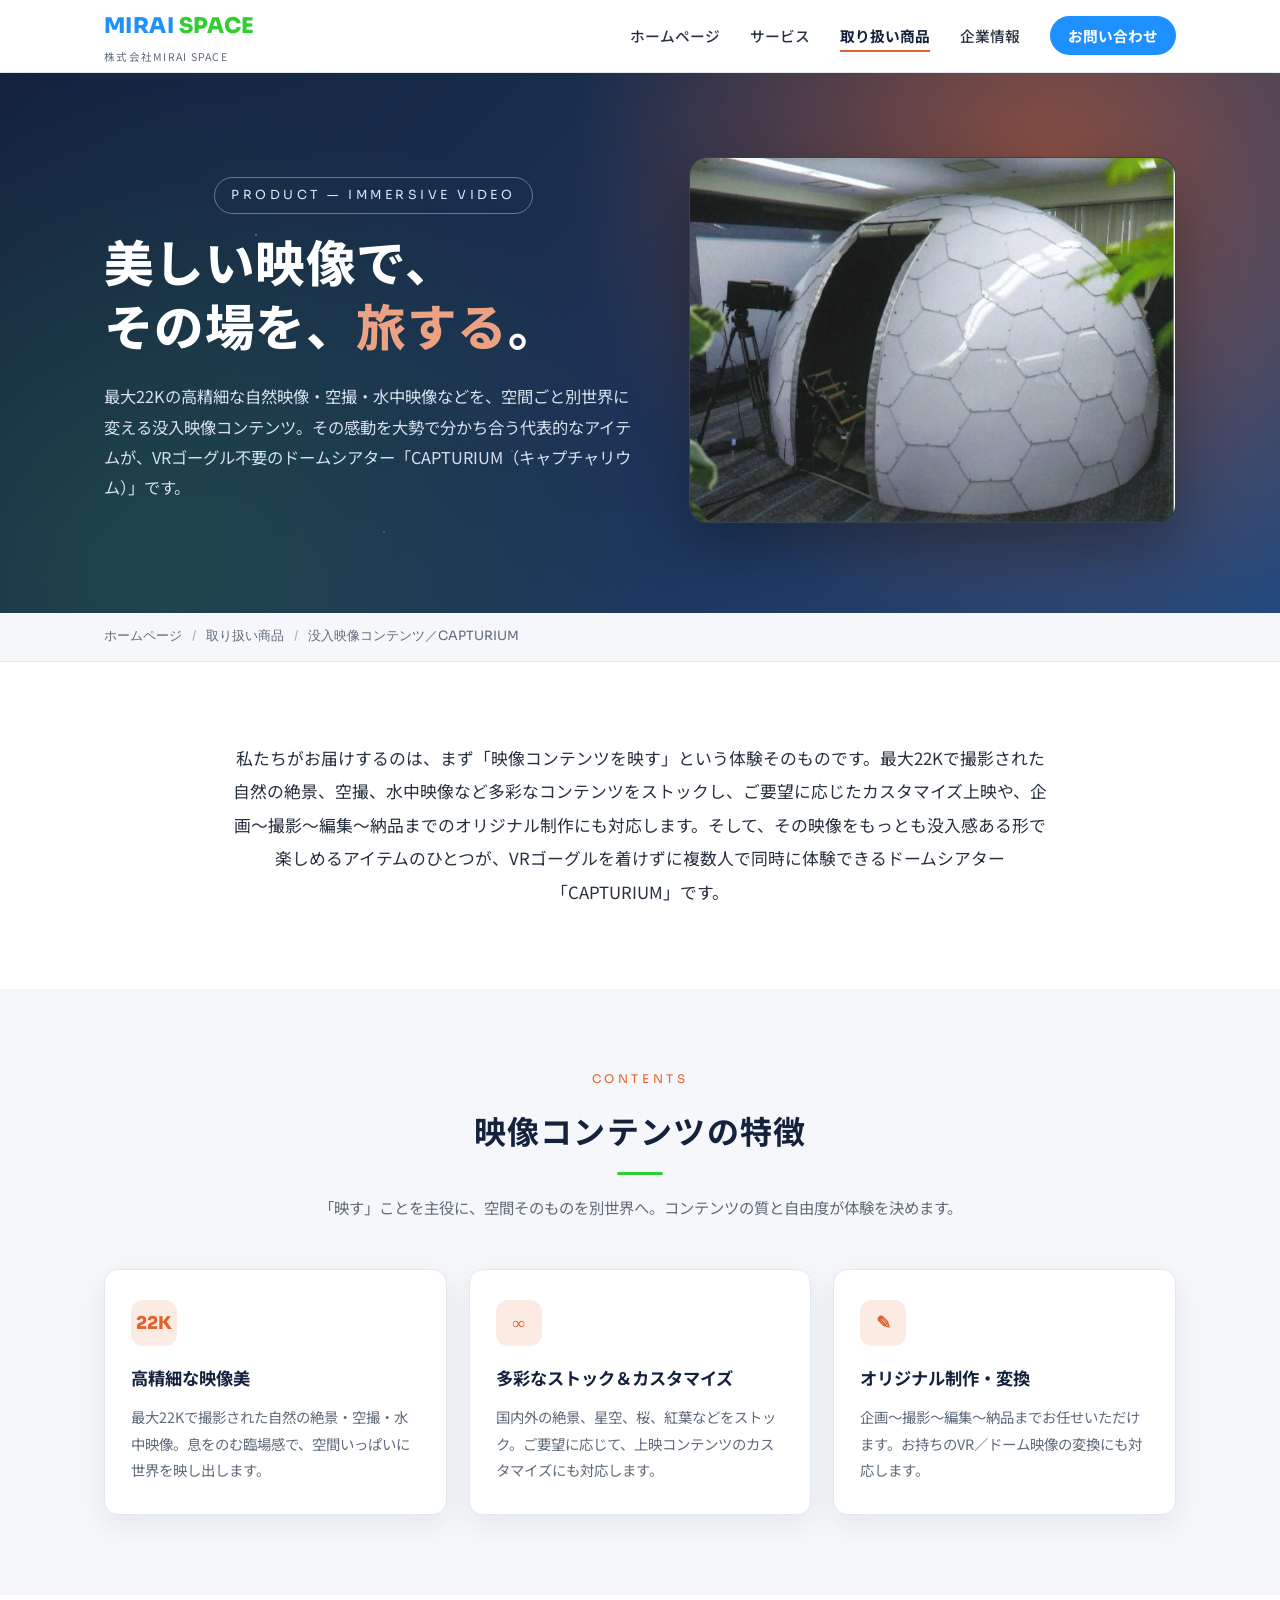
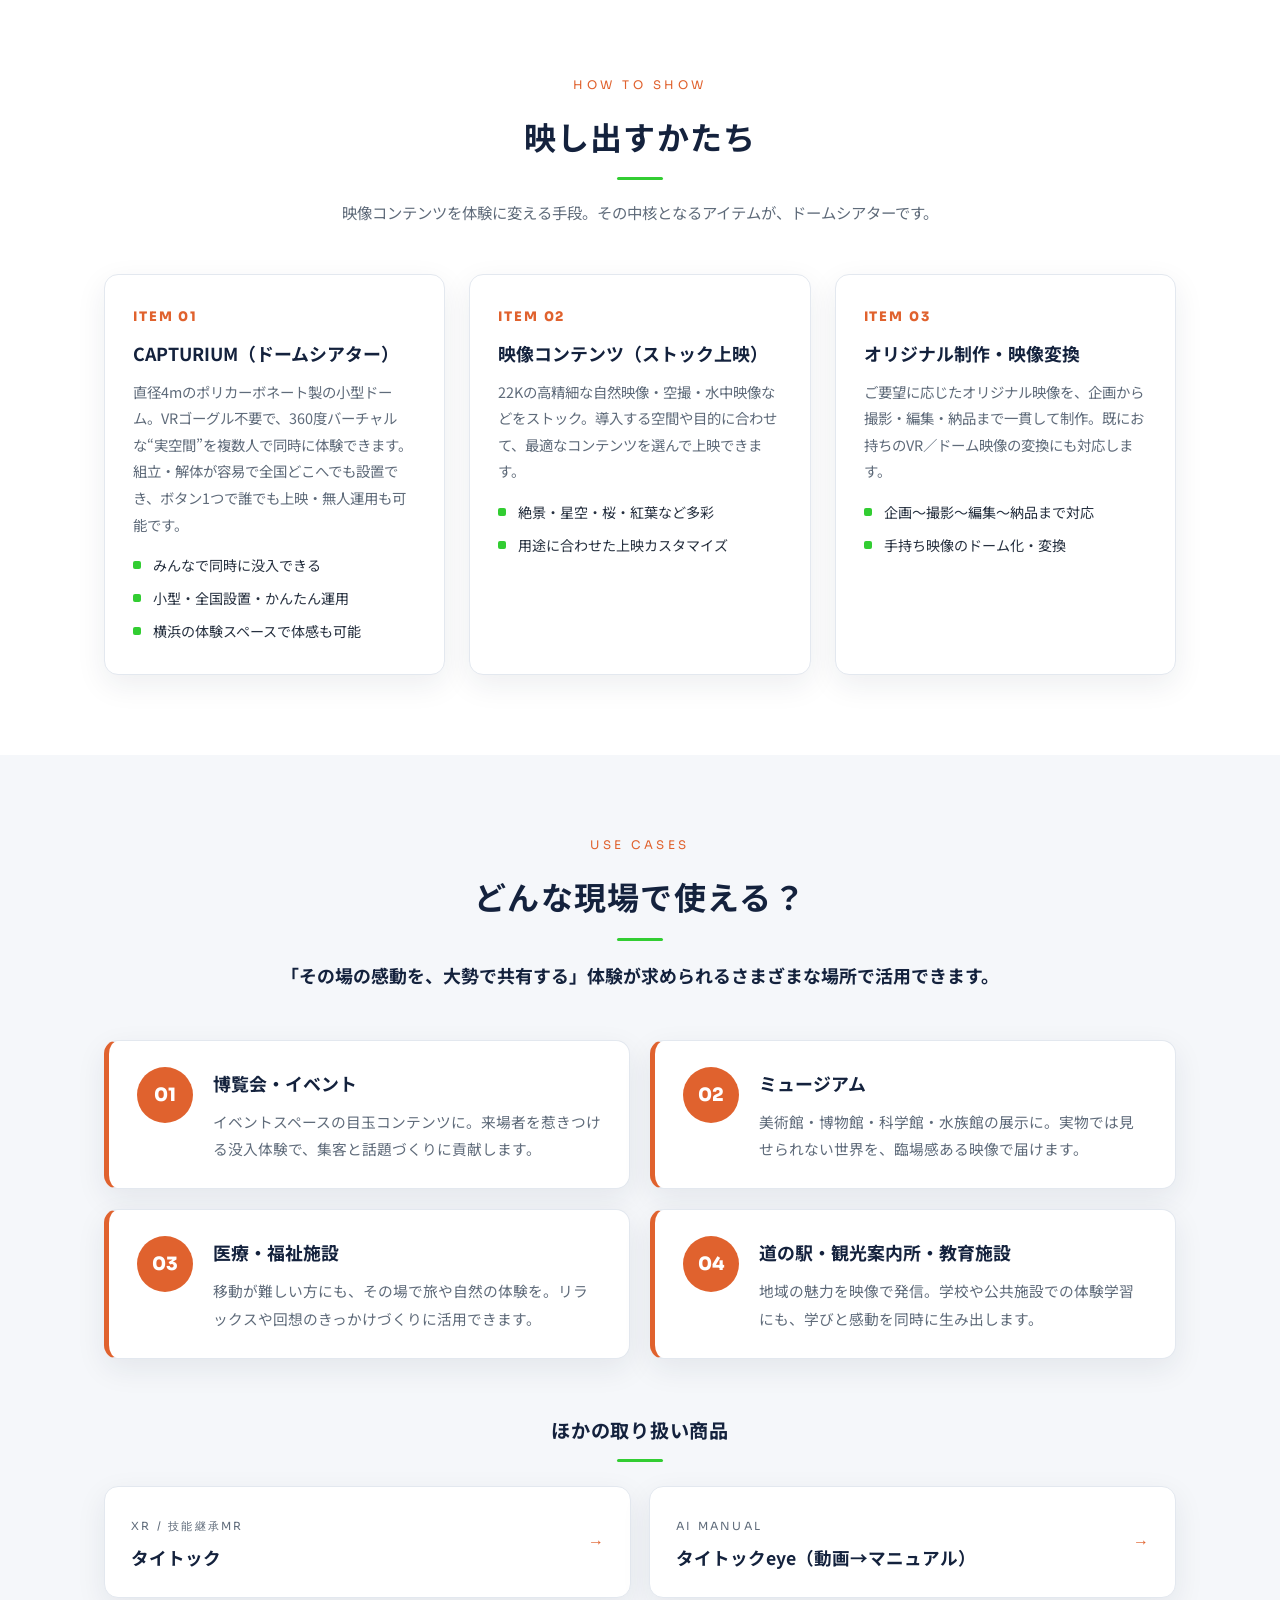
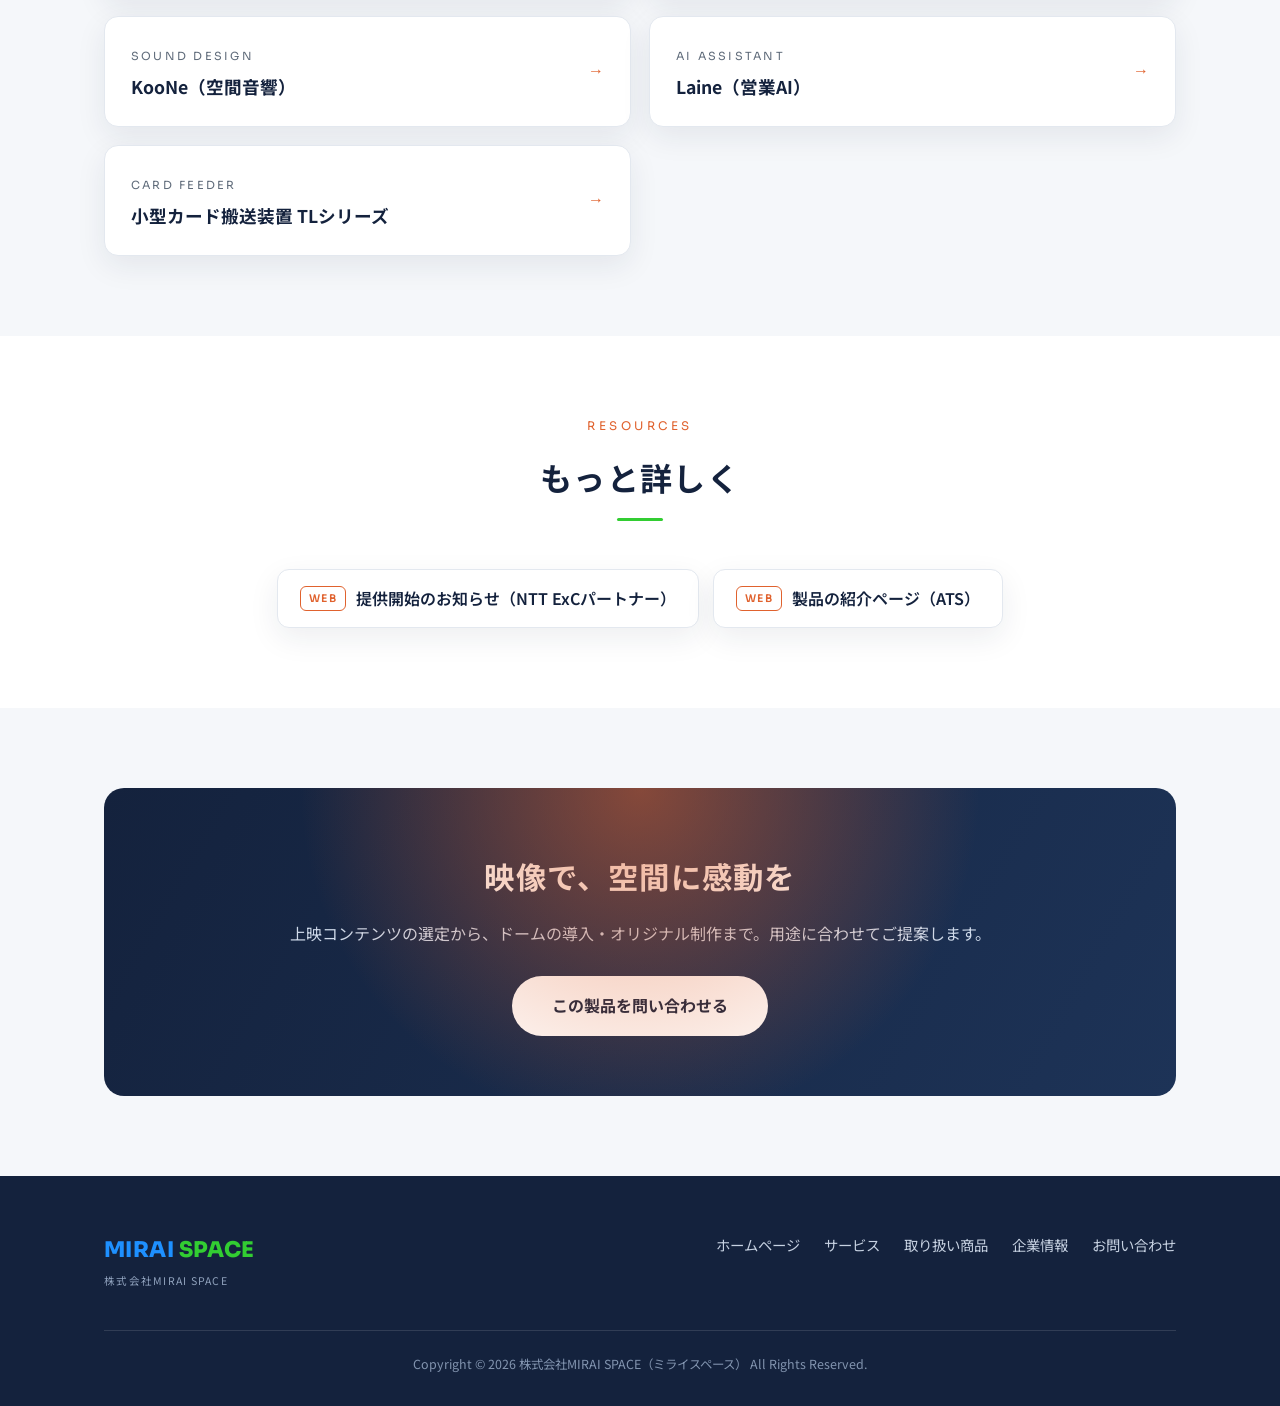
<file: product-capturium.html>
<!DOCTYPE html>
<html lang="ja">
<head>
<meta charset="UTF-8">
<meta name="viewport" content="width=device-width, initial-scale=1.0">
<title>没入映像コンテンツ／CAPTURIUM | 取り扱い商品 | 株式会社MIRAI SPACE</title>
<meta name="description" content="最大22Kの高精細な自然映像・空撮・水中映像などを空間に映し出す没入映像コンテンツ。ストック上映やオリジナル制作・映像変換に対応し、その体験を生み出す代表的なアイテムがVRゴーグル不要のドームシアター「CAPTURIUM（キャプチャリウム）」です。">
<link rel="preconnect" href="https://fonts.googleapis.com">
<link rel="preconnect" href="https://fonts.gstatic.com" crossorigin>
<link href="https://fonts.googleapis.com/css2?family=Noto+Sans+JP:wght@400;500;700&family=Sora:wght@400;600;700;800&display=swap" rel="stylesheet">
<link rel="stylesheet" href="assets/service.css">
<style>:root{--accent:#e0622e;--accent-soft:#fcebe3}</style>
</head>
<body>

<header class="site">
  <div class="wrap bar">
    <a class="logo" href="index.html"><span class="mark">MIRAI<span>&nbsp;SPACE</span></span><span class="sub">株式会社MIRAI SPACE</span></a>
    <button class="navtoggle" aria-label="メニュー" onclick="document.getElementById('gnav').classList.toggle('open')"><span></span><span></span><span></span></button>
    <nav class="global" id="gnav"><ul>
      <li><a href="index.html">ホームページ</a></li>
      <li><a href="service.html">サービス</a></li>
      <li><a class="current" href="products.html">取り扱い商品</a></li>
      <li><a href="company.html">企業情報</a></li>
      <li><a class="cta" href="contact.html">お問い合わせ</a></li>
    </ul></nav>
  </div>
</header>

<section class="hero">
  <div class="stars"></div>
  <div class="wrap inner">
    <div class="prod-hero">
      <div class="ptxt">
        <span class="eyebrow">PRODUCT — IMMERSIVE VIDEO</span>
        <h1>美しい映像で、<br>その場を、<span class="accent">旅する</span>。</h1>
        <p class="lead">最大22Kの高精細な自然映像・空撮・水中映像などを、空間ごと別世界に変える没入映像コンテンツ。その感動を大勢で分かち合う代表的なアイテムが、VRゴーグル不要のドームシアター「CAPTURIUM（キャプチャリウム）」です。</p>
      </div>
      <div class="pvisual"><img src="assets/products/capturium.png" alt="没入映像コンテンツ・CAPTURIUM ドームシアター"></div>
    </div>
  </div>
</section>
<div class="crumb"><div class="wrap"><a href="index.html">ホームページ</a><span class="sep">/</span><a href="products.html">取り扱い商品</a><span class="sep">/</span><span>没入映像コンテンツ／CAPTURIUM</span></div></div>

<section class="section">
  <div class="wrap">
    <div class="lead-block reveal">
      <p>私たちがお届けするのは、まず「映像コンテンツを映す」という体験そのものです。最大22Kで撮影された自然の絶景、空撮、水中映像など多彩なコンテンツをストックし、ご要望に応じたカスタマイズ上映や、企画〜撮影〜編集〜納品までのオリジナル制作にも対応します。そして、その映像をもっとも没入感ある形で楽しめるアイテムのひとつが、VRゴーグルを着けずに複数人で同時に体験できるドームシアター「CAPTURIUM」です。</p>
    </div>
  </div>
</section>

<section class="section alt">
  <div class="wrap">
    <div class="head"><span class="en">Contents</span><h2 class="ja">映像コンテンツの特徴</h2><p class="desc">「映す」ことを主役に、空間そのものを別世界へ。コンテンツの質と自由度が体験を決めます。</p></div>
    <div class="features">
      <article class="feature-c reveal"><div class="ic">22K</div><h3>高精細な映像美</h3><p>最大22Kで撮影された自然の絶景・空撮・水中映像。息をのむ臨場感で、空間いっぱいに世界を映し出します。</p></article>
      <article class="feature-c reveal"><div class="ic">∞</div><h3>多彩なストック＆カスタマイズ</h3><p>国内外の絶景、星空、桜、紅葉などをストック。ご要望に応じて、上映コンテンツのカスタマイズにも対応します。</p></article>
      <article class="feature-c reveal"><div class="ic">✎</div><h3>オリジナル制作・変換</h3><p>企画〜撮影〜編集〜納品までお任せいただけます。お持ちのVR／ドーム映像の変換にも対応します。</p></article>
    </div>
  </div>
</section>

<section class="section">
  <div class="wrap">
    <div class="head"><span class="en">How to Show</span><h2 class="ja">映し出すかたち</h2><p class="desc">映像コンテンツを体験に変える手段。その中核となるアイテムが、ドームシアターです。</p></div>
    <div class="menu">
      <article class="item reveal"><div class="no">ITEM 01</div><h3>CAPTURIUM（ドームシアター）</h3><p>直径4mのポリカーボネート製の小型ドーム。VRゴーグル不要で、360度バーチャルな“実空間”を複数人で同時に体験できます。組立・解体が容易で全国どこへでも設置でき、ボタン1つで誰でも上映・無人運用も可能です。</p><ul><li>みんなで同時に没入できる</li><li>小型・全国設置・かんたん運用</li><li>横浜の体験スペースで体感も可能</li></ul></article>
      <article class="item reveal"><div class="no">ITEM 02</div><h3>映像コンテンツ（ストック上映）</h3><p>22Kの高精細な自然映像・空撮・水中映像などをストック。導入する空間や目的に合わせて、最適なコンテンツを選んで上映できます。</p><ul><li>絶景・星空・桜・紅葉など多彩</li><li>用途に合わせた上映カスタマイズ</li></ul></article>
      <article class="item reveal"><div class="no">ITEM 03</div><h3>オリジナル制作・映像変換</h3><p>ご要望に応じたオリジナル映像を、企画から撮影・編集・納品まで一貫して制作。既にお持ちのVR／ドーム映像の変換にも対応します。</p><ul><li>企画〜撮影〜編集〜納品まで対応</li><li>手持ち映像のドーム化・変換</li></ul></article>
    </div>
  </div>
</section>

<section class="section alt">
  <div class="wrap">
    <div class="head"><span class="en">Use Cases</span><h2 class="ja">どんな現場で使える？</h2><p class="desc">「その場の感動を、大勢で共有する」体験が求められるさまざまな場所で活用できます。</p></div>
    <div class="usecases">
      <div class="uc reveal"><div class="ucn">01</div><div><h3>博覧会・イベント</h3><p>イベントスペースの目玉コンテンツに。来場者を惹きつける没入体験で、集客と話題づくりに貢献します。</p></div></div>
      <div class="uc reveal"><div class="ucn">02</div><div><h3>ミュージアム</h3><p>美術館・博物館・科学館・水族館の展示に。実物では見せられない世界を、臨場感ある映像で届けます。</p></div></div>
      <div class="uc reveal"><div class="ucn">03</div><div><h3>医療・福祉施設</h3><p>移動が難しい方にも、その場で旅や自然の体験を。リラックスや回想のきっかけづくりに活用できます。</p></div></div>
      <div class="uc reveal"><div class="ucn">04</div><div><h3>道の駅・観光案内所・教育施設</h3><p>地域の魅力を映像で発信。学校や公共施設での体験学習にも、学びと感動を同時に生み出します。</p></div></div>
    </div>
    <div class="head" style="margin:54px 0 24px"><h2 class="ja" style="font-size:1.2rem">ほかの取り扱い商品</h2></div>
    <div class="siblings">
      <a class="sib reveal" href="product-taitock.html"><div class="l"><span class="en">XR / 技能継承MR</span><h4>タイトック</h4></div><span class="ar">→</span></a>
      <a class="sib reveal" href="product-taitockeye.html"><div class="l"><span class="en">AI MANUAL</span><h4>タイトックeye（動画→マニュアル）</h4></div><span class="ar">→</span></a>
      <a class="sib reveal" href="product-koone.html"><div class="l"><span class="en">SOUND DESIGN</span><h4>KooNe（空間音響）</h4></div><span class="ar">→</span></a>
      <a class="sib reveal" href="product-laine.html"><div class="l"><span class="en">AI ASSISTANT</span><h4>Laine（営業AI）</h4></div><span class="ar">→</span></a>
      <a class="sib reveal" href="product-tl001.html"><div class="l"><span class="en">CARD FEEDER</span><h4>小型カード搬送装置 TLシリーズ</h4></div><span class="ar">→</span></a>
    </div>
  </div>
</section>

<section class="section">
  <div class="wrap">
    <div class="head"><span class="en">Resources</span><h2 class="ja">もっと詳しく</h2></div>
    <div class="resgrid">
      <a class="resbtn" href="https://www.nttexc.co.jp/news/detail20260128/" target="_blank" rel="noopener"><span class="tag">WEB</span>提供開始のお知らせ（NTT ExCパートナー）</a>
      <a class="resbtn" href="https://ats-avs.co.jp/vr-dome_theater.html" target="_blank" rel="noopener"><span class="tag">WEB</span>製品の紹介ページ（ATS）</a>
    </div>
  </div>
</section>

<section class="section alt">
  <div class="wrap"><div class="cta-band reveal">
    <h3>映像で、空間に感動を</h3>
    <p>上映コンテンツの選定から、ドームの導入・オリジナル制作まで。用途に合わせてご提案します。</p>
    <a href="contact.html#form">この製品を問い合わせる</a>
  </div></div>
</section>

<footer class="site"><div class="wrap">
  <div class="top">
    <a class="logo" href="index.html"><span class="mark">MIRAI<span style="color:#32CD32">&nbsp;SPACE</span></span><span class="sub">株式会社MIRAI SPACE</span></a>
    <nav><ul>
      <li><a href="index.html">ホームページ</a></li>
      <li><a href="service.html">サービス</a></li>
      <li><a href="products.html">取り扱い商品</a></li>
      <li><a href="company.html">企業情報</a></li>
      <li><a href="contact.html">お問い合わせ</a></li>
    </ul></nav>
  </div>
  <div class="copy">Copyright © 2026 株式会社MIRAI SPACE（ミライスペース） All Rights Reserved.</div>
</div></footer>

<script src="assets/reveal.js"></script>
</body>
</html>
</file>
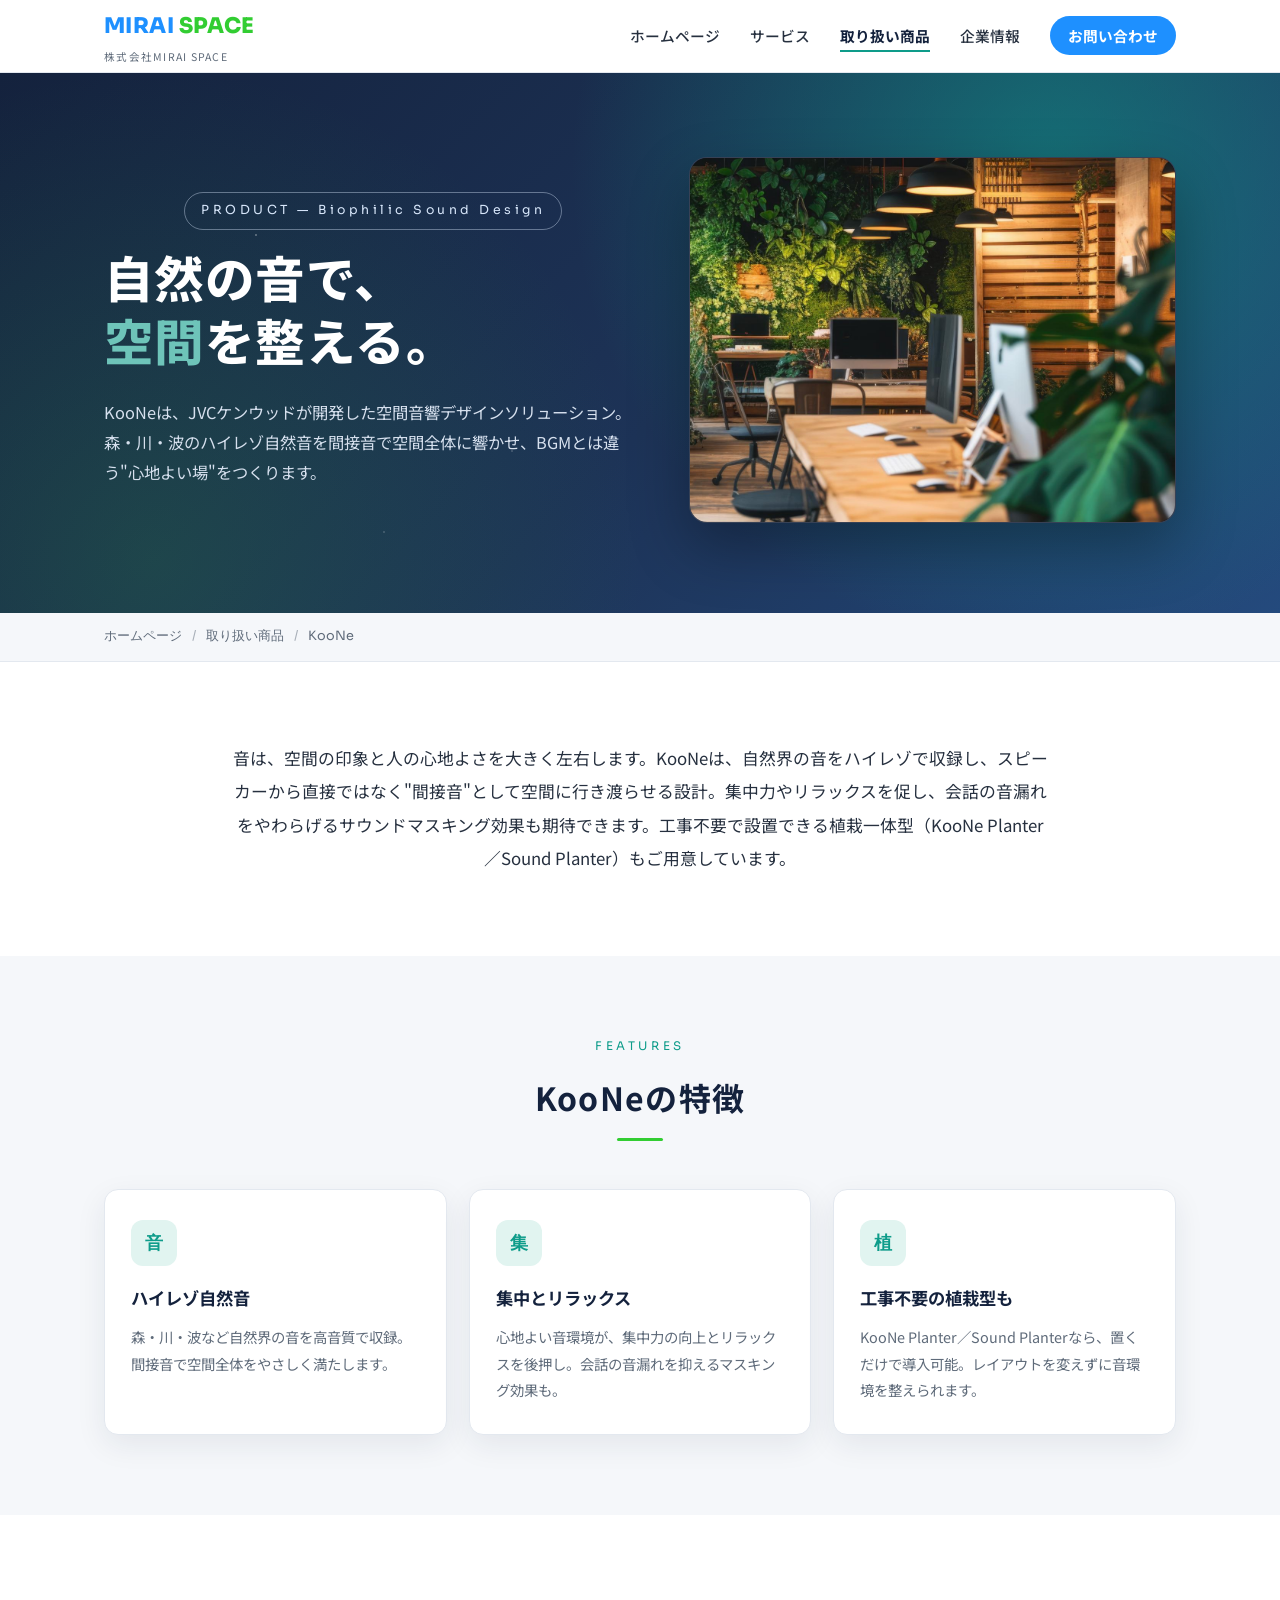
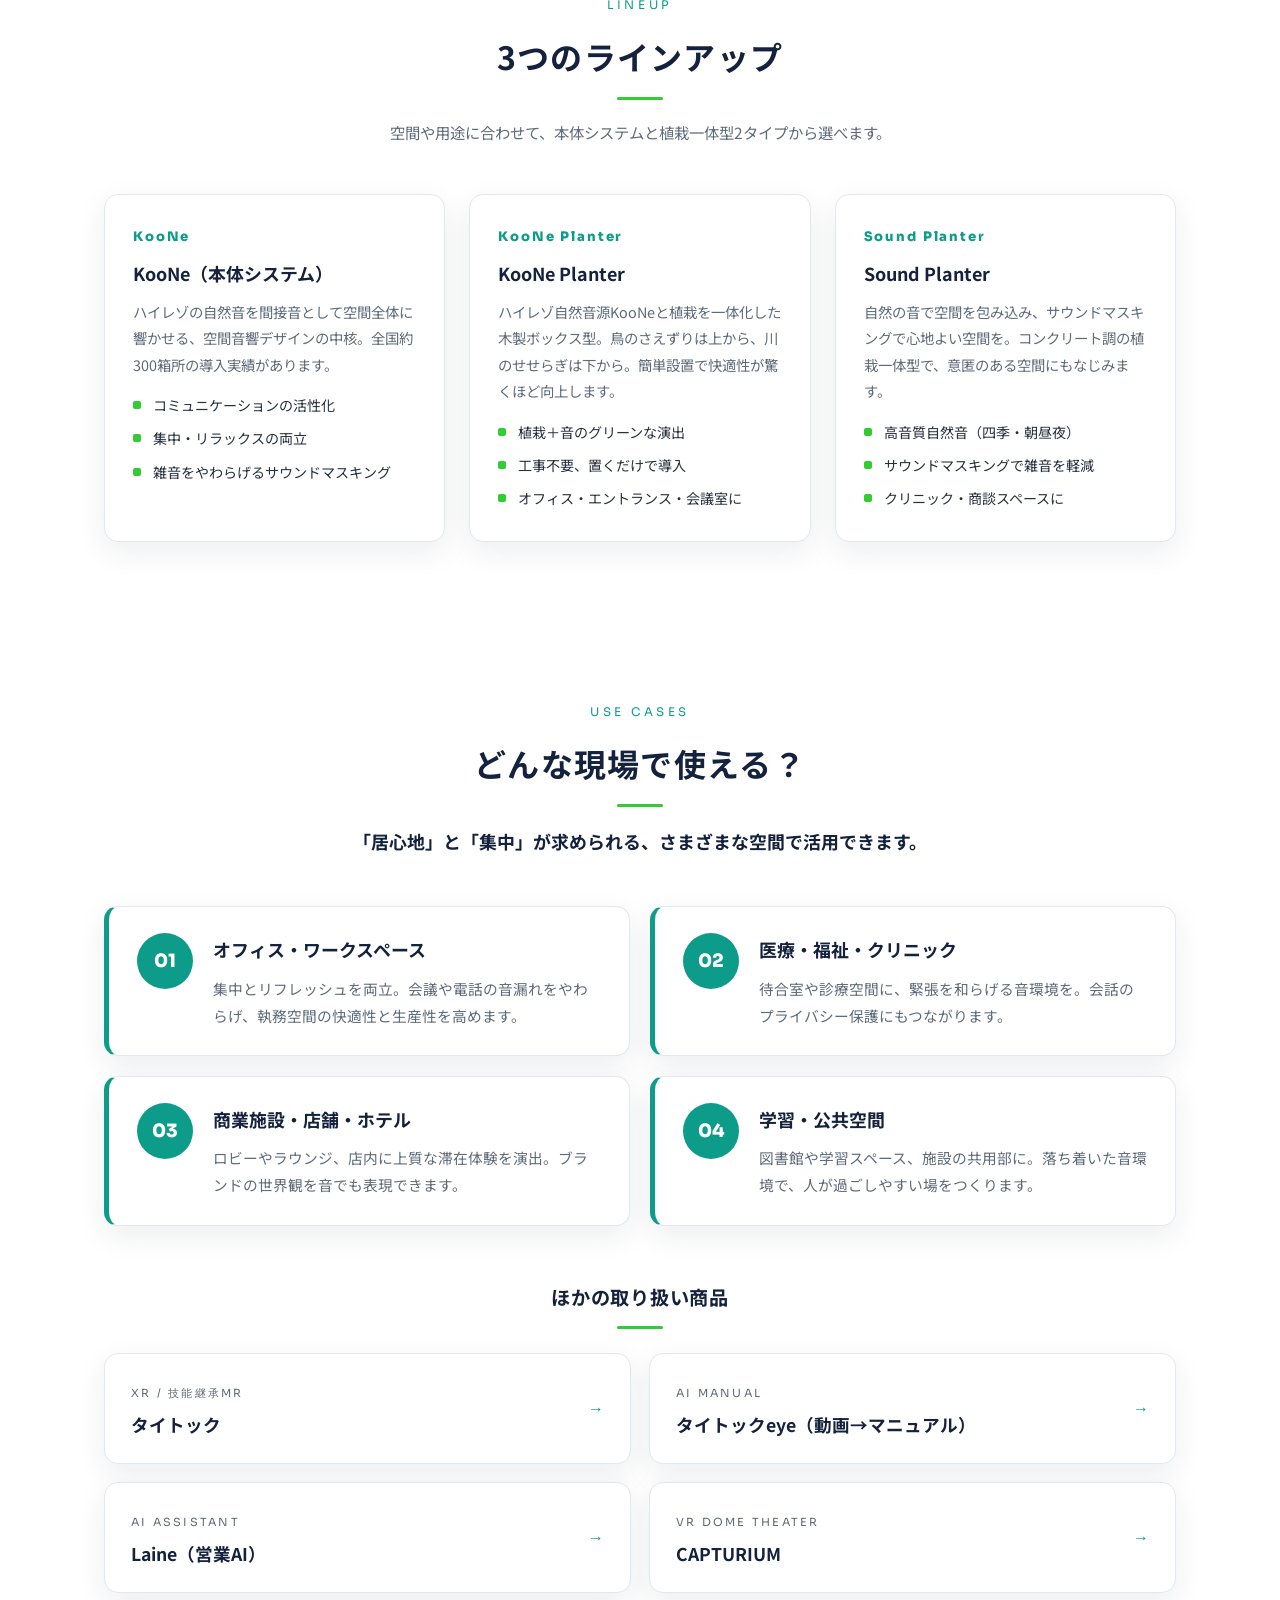
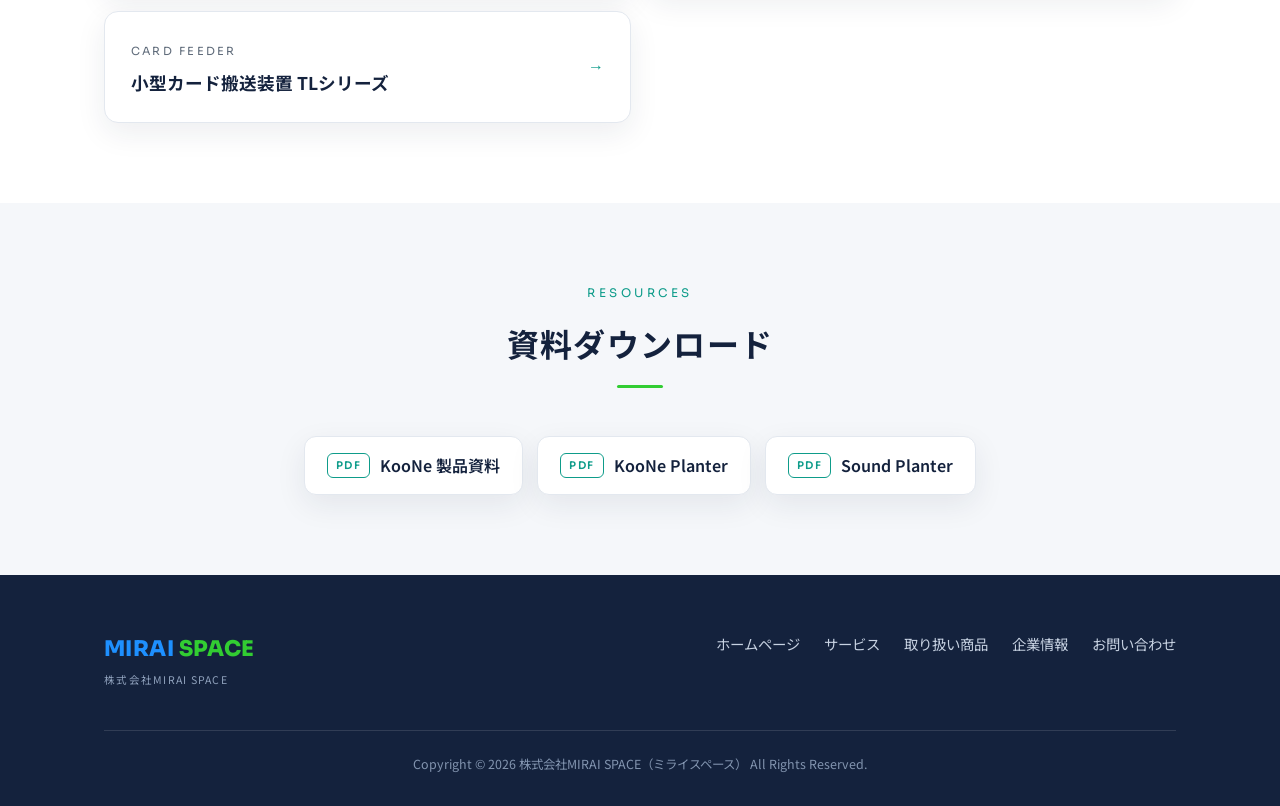
<file: product-koone.html>
<!DOCTYPE html>
<html lang="ja">
<head>
<meta charset="UTF-8">
<meta name="viewport" content="width=device-width, initial-scale=1.0">
<title>KooNe（空間音響デザイン） | 取り扱い商品 | 株式会社MIRAI SPACE</title>
<meta name="description" content="KooNeは、JVCケンウッドが開発した空間音響デザインソリューション（Biophilic Sound Design）。森・川・波のハイレゾ自然音を間接音で空間に響かせ、集中・リラックス・サウンドマスキングを実現。オフィス・医療・商業施設など幅広い現場で活用できます。">
<link rel="preconnect" href="https://fonts.googleapis.com">
<link rel="preconnect" href="https://fonts.gstatic.com" crossorigin>
<link href="https://fonts.googleapis.com/css2?family=Noto+Sans+JP:wght@400;500;700&family=Sora:wght@400;600;700;800&display=swap" rel="stylesheet">
<link rel="stylesheet" href="assets/service.css">
<style>:root{--accent:#0e9c8a;--accent-soft:#e1f4f0}</style>
</head>
<body>

<header class="site">
  <div class="wrap bar">
    <a class="logo" href="index.html"><span class="mark">MIRAI<span>&nbsp;SPACE</span></span><span class="sub">株式会社MIRAI SPACE</span></a>
    <button class="navtoggle" aria-label="メニュー" onclick="document.getElementById('gnav').classList.toggle('open')"><span></span><span></span><span></span></button>
    <nav class="global" id="gnav"><ul>
      <li><a href="index.html">ホームページ</a></li>
      <li><a href="service.html">サービス</a></li>
      <li><a class="current" href="products.html">取り扱い商品</a></li>
      <li><a href="company.html">企業情報</a></li>
      <li><a class="cta" href="contact.html">お問い合わせ</a></li>
    </ul></nav>
  </div>
</header>

<section class="hero">
  <div class="stars"></div>
  <div class="wrap inner">
    <div class="prod-hero">
      <div class="ptxt">
        <span class="eyebrow">PRODUCT — Biophilic Sound Design</span>
        <h1>自然の音で、<br><span class="accent">空間</span>を整える。</h1>
        <p class="lead">KooNeは、JVCケンウッドが開発した空間音響デザインソリューション。森・川・波のハイレゾ自然音を間接音で空間全体に響かせ、BGMとは違う"心地よい場"をつくります。</p>
      </div>
      <div class="pvisual"><img src="assets/products/koone.jpg" alt="KooNe 空間音響"></div>
    </div>
  </div>
</section>
<div class="crumb"><div class="wrap"><a href="index.html">ホームページ</a><span class="sep">/</span><a href="products.html">取り扱い商品</a><span class="sep">/</span><span>KooNe</span></div></div>

<section class="section">
  <div class="wrap">
    <div class="lead-block reveal">
      <p>音は、空間の印象と人の心地よさを大きく左右します。KooNeは、自然界の音をハイレゾで収録し、スピーカーから直接ではなく"間接音"として空間に行き渡らせる設計。集中力やリラックスを促し、会話の音漏れをやわらげるサウンドマスキング効果も期待できます。工事不要で設置できる植栽一体型（KooNe Planter／Sound Planter）もご用意しています。</p>
    </div>
  </div>
</section>

<section class="section alt">
  <div class="wrap">
    <div class="head"><span class="en">Features</span><h2 class="ja">KooNeの特徴</h2></div>
    <div class="features">
      <article class="feature-c reveal"><div class="ic">音</div><h3>ハイレゾ自然音</h3><p>森・川・波など自然界の音を高音質で収録。間接音で空間全体をやさしく満たします。</p></article>
      <article class="feature-c reveal"><div class="ic">集</div><h3>集中とリラックス</h3><p>心地よい音環境が、集中力の向上とリラックスを後押し。会話の音漏れを抑えるマスキング効果も。</p></article>
      <article class="feature-c reveal"><div class="ic">植</div><h3>工事不要の植栽型も</h3><p>KooNe Planter／Sound Planterなら、置くだけで導入可能。レイアウトを変えずに音環境を整えられます。</p></article>
    </div>
  </div>
</section>

<section class="section">
  <div class="wrap">
    <div class="head"><span class="en">Lineup</span><h2 class="ja">3つのラインアップ</h2><p class="desc">空間や用途に合わせて、本体システムと植栽一体型2タイプから選べます。</p></div>
    <div class="menu">
      <article class="item reveal"><div class="no">KooNe</div><h3>KooNe（本体システム）</h3><p>ハイレゾの自然音を間接音として空間全体に響かせる、空間音響デザインの中核。全国約300箱所の導入実績があります。</p><ul><li>コミュニケーションの活性化</li><li>集中・リラックスの両立</li><li>雑音をやわらげるサウンドマスキング</li></ul></article>
      <article class="item reveal"><div class="no">KooNe Planter</div><h3>KooNe Planter</h3><p>ハイレゾ自然音源KooNeと植栽を一体化した木製ボックス型。鳥のさえずりは上から、川のせせらぎは下から。簡単設置で快適性が驚くほど向上します。</p><ul><li>植栽＋音のグリーンな演出</li><li>工事不要、置くだけで導入</li><li>オフィス・エントランス・会議室に</li></ul></article>
      <article class="item reveal"><div class="no">Sound Planter</div><h3>Sound Planter</h3><p>自然の音で空間を包み込み、サウンドマスキングで心地よい空間を。コンクリート調の植栽一体型で、意匿のある空間にもなじみます。</p><ul><li>高音質自然音（四季・朝昼夜）</li><li>サウンドマスキングで雑音を軽減</li><li>クリニック・商談スペースに</li></ul></article>
    </div>
    </div>
  </div>
</section>

<section class="section">
  <div class="wrap">
    <div class="head"><span class="en">Use Cases</span><h2 class="ja">どんな現場で使える？</h2><p class="desc">「居心地」と「集中」が求められる、さまざまな空間で活用できます。</p></div>
    <div class="usecases">
      <div class="uc reveal"><div class="ucn">01</div><div><h3>オフィス・ワークスペース</h3><p>集中とリフレッシュを両立。会議や電話の音漏れをやわらげ、執務空間の快適性と生産性を高めます。</p></div></div>
      <div class="uc reveal"><div class="ucn">02</div><div><h3>医療・福祉・クリニック</h3><p>待合室や診療空間に、緊張を和らげる音環境を。会話のプライバシー保護にもつながります。</p></div></div>
      <div class="uc reveal"><div class="ucn">03</div><div><h3>商業施設・店舗・ホテル</h3><p>ロビーやラウンジ、店内に上質な滞在体験を演出。ブランドの世界観を音でも表現できます。</p></div></div>
      <div class="uc reveal"><div class="ucn">04</div><div><h3>学習・公共空間</h3><p>図書館や学習スペース、施設の共用部に。落ち着いた音環境で、人が過ごしやすい場をつくります。</p></div></div>
    </div>
    <div class="head" style="margin:54px 0 24px"><h2 class="ja" style="font-size:1.2rem">ほかの取り扱い商品</h2></div>
    <div class="siblings">
      <a class="sib reveal" href="product-taitock.html"><div class="l"><span class="en">XR / 技能継承MR</span><h4>タイトック</h4></div><span class="ar">→</span></a>
      <a class="sib reveal" href="product-taitockeye.html"><div class="l"><span class="en">AI MANUAL</span><h4>タイトックeye（動画→マニュアル）</h4></div><span class="ar">→</span></a>
      <a class="sib reveal" href="product-laine.html"><div class="l"><span class="en">AI ASSISTANT</span><h4>Laine（営業AI）</h4></div><span class="ar">→</span></a>
      <a class="sib reveal" href="product-capturium.html"><div class="l"><span class="en">VR DOME THEATER</span><h4>CAPTURIUM</h4></div><span class="ar">→</span></a>
      <a class="sib reveal" href="product-tl001.html"><div class="l"><span class="en">CARD FEEDER</span><h4>小型カード搬送装置 TLシリーズ</h4></div><span class="ar">→</span></a>
    </div>
  </div>
</section>

<section class="section alt">
  <div class="wrap">
    <div class="head"><span class="en">Resources</span><h2 class="ja">資料ダウンロード</h2></div>
    <div class="resgrid">
      <a class="resbtn" href="Koone.pdf" target="_blank" rel="noopener"><span class="tag">PDF</span>KooNe 製品資料</a>
      <a class="resbtn" href="KooNePlanter.pdf" target="_blank" rel="noopener"><span class="tag">PDF</span>KooNe Planter</a>
      <a class="resbtn" href="SoundPlanter.pdf" target="_blank" rel="noopener"><span class="tag">PDF</span>Sound Planter</a>
    </div>
  </div>
</section>

<footer class="site"><div class="wrap">
  <div class="top">
    <a class="logo" href="index.html"><span class="mark">MIRAI<span style="color:#32CD32">&nbsp;SPACE</span></span><span class="sub">株式会社MIRAI SPACE</span></a>
    <nav><ul>
      <li><a href="index.html">ホームページ</a></li>
      <li><a href="service.html">サービス</a></li>
      <li><a href="products.html">取り扱い商品</a></li>
      <li><a href="company.html">企業情報</a></li>
      <li><a href="contact.html">お問い合わせ</a></li>
    </ul></nav>
  </div>
  <div class="copy">Copyright © 2026 株式会社MIRAI SPACE（ミライスペース） All Rights Reserved.</div>
</div></footer>

<script src="assets/reveal.js"></script>
</body>
</html>
</file>
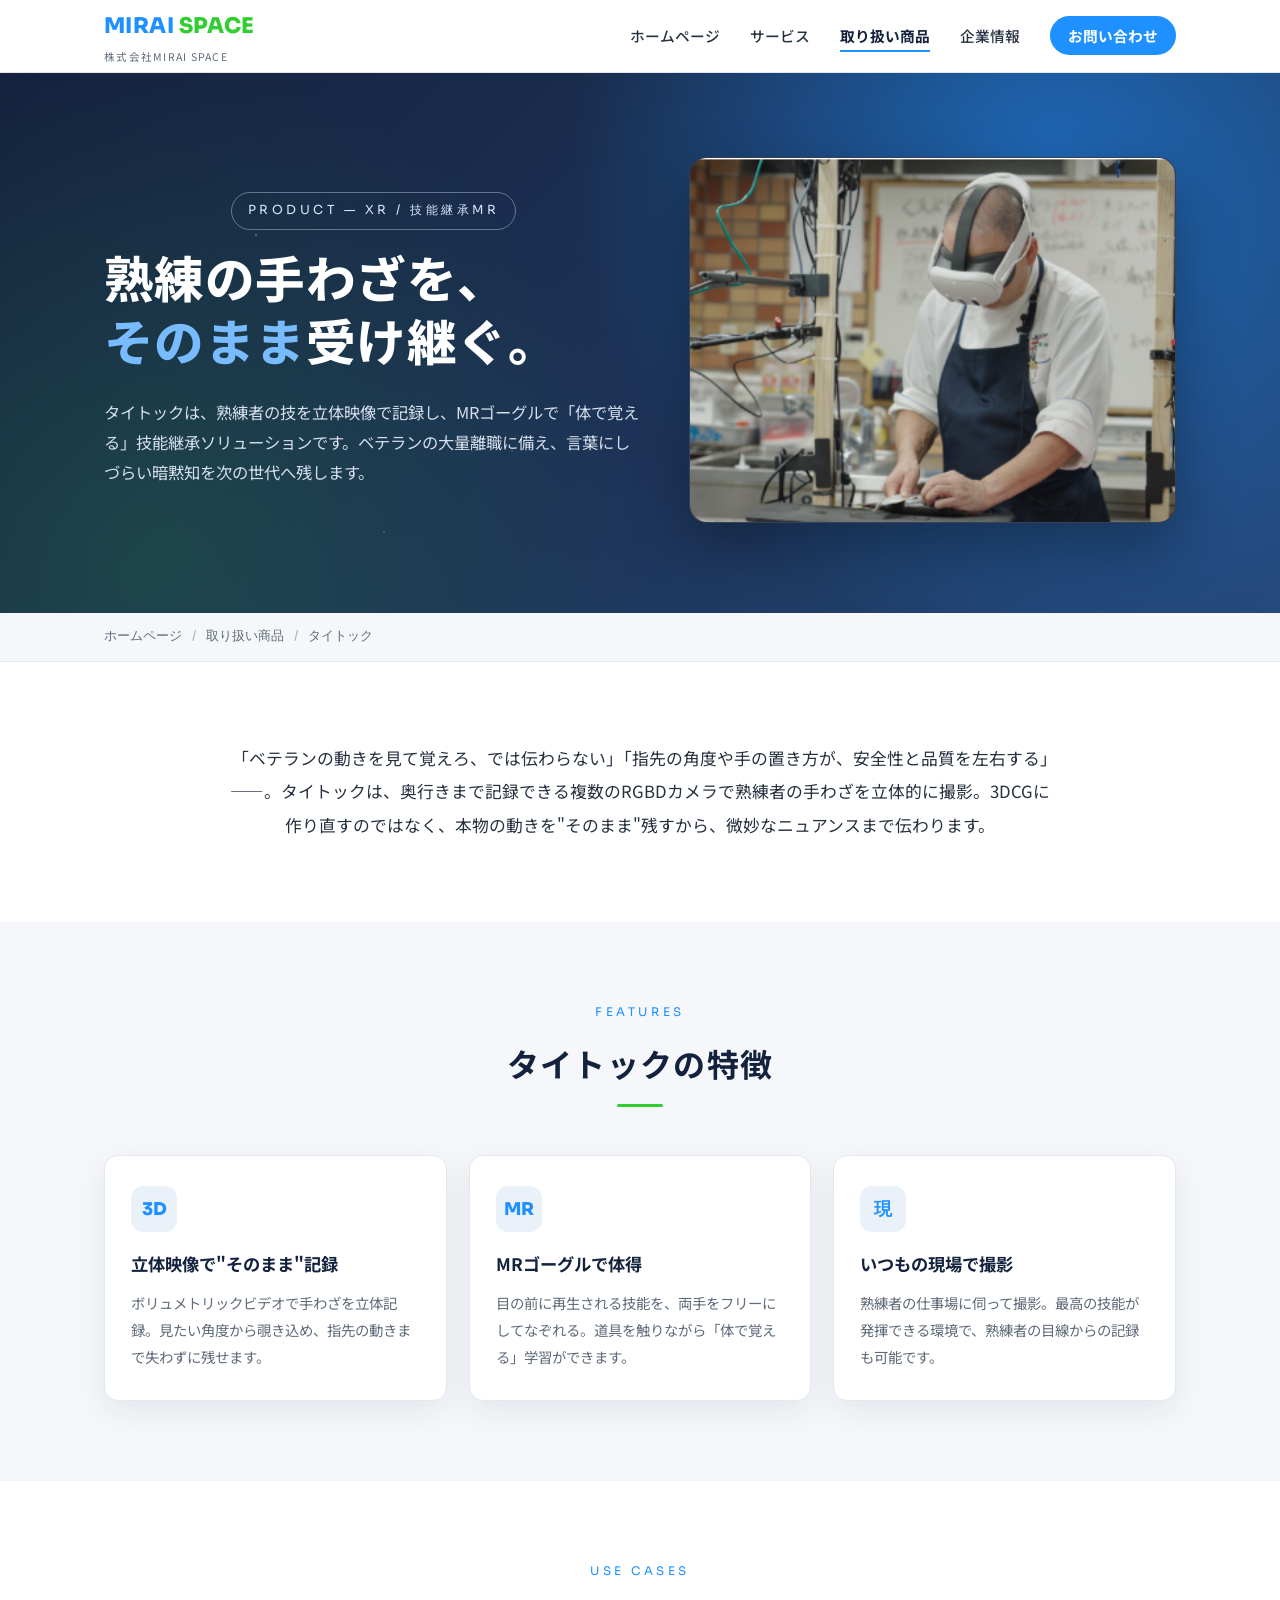
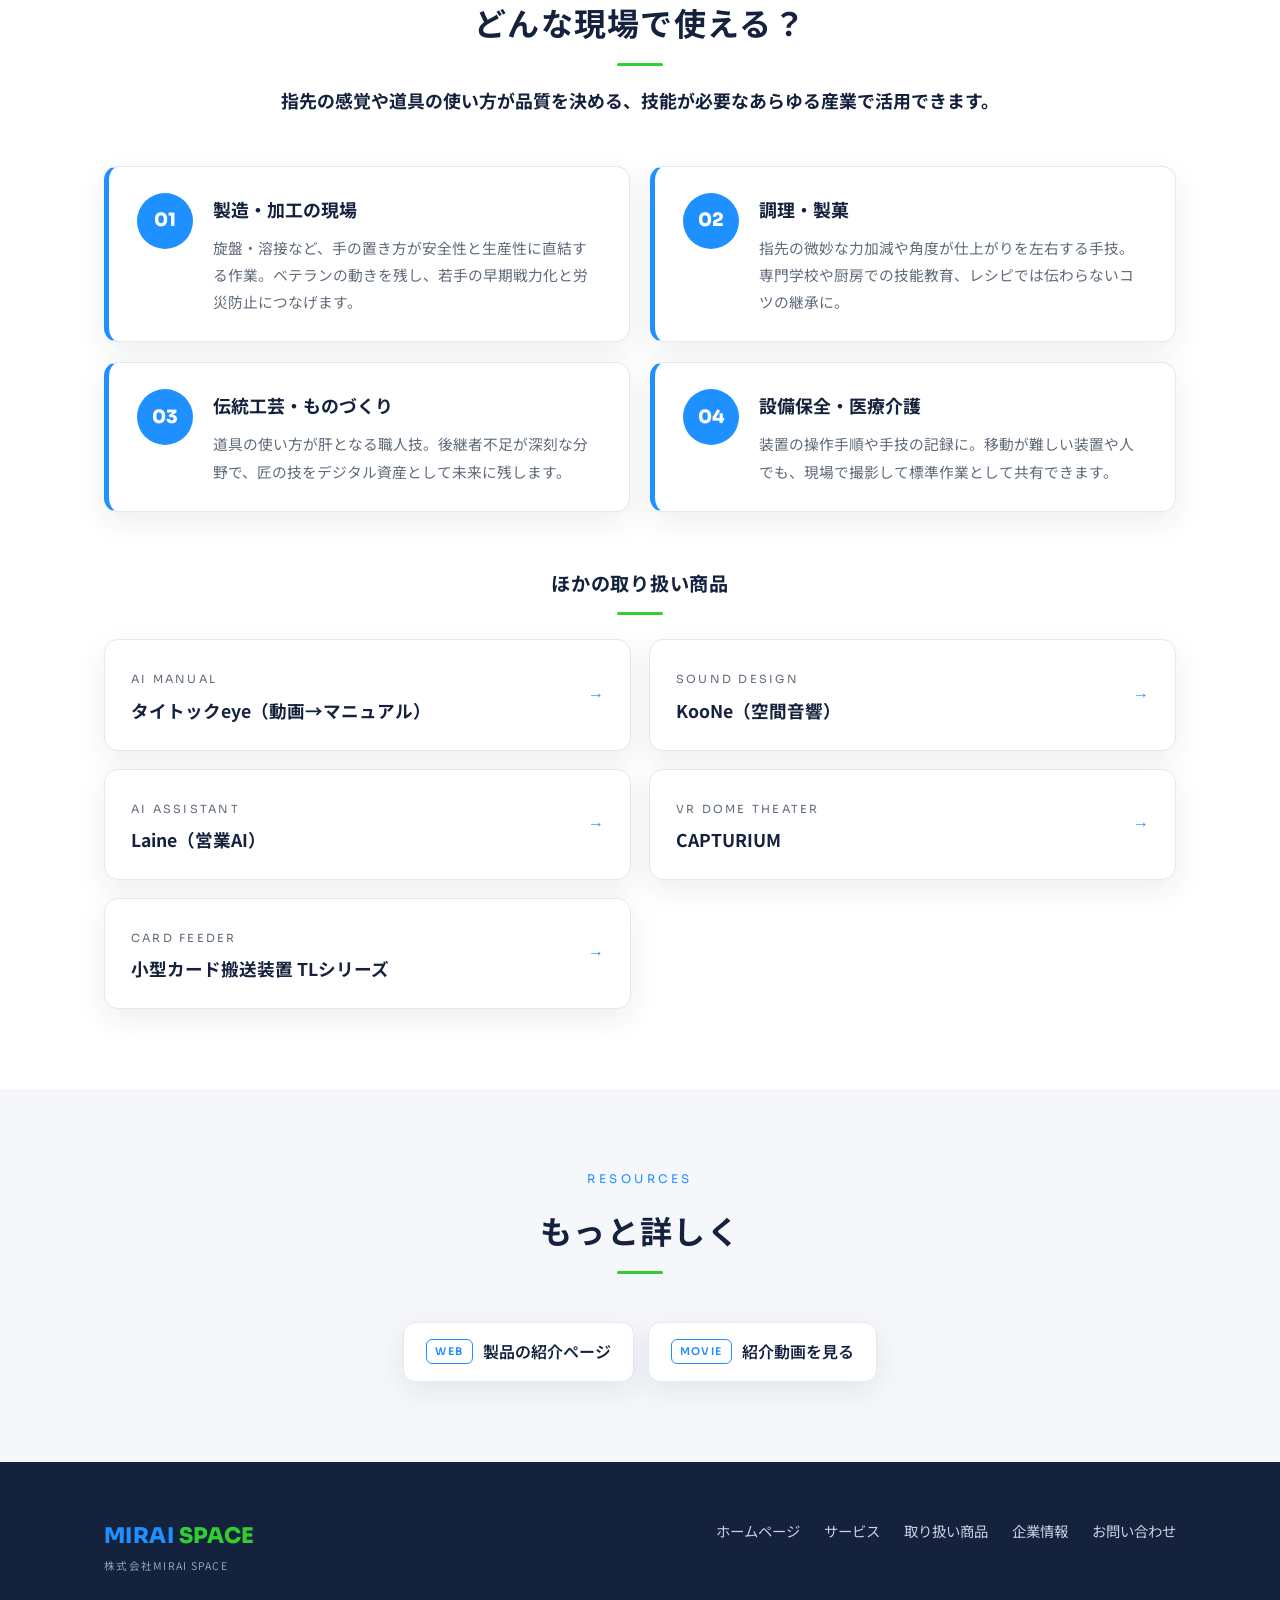
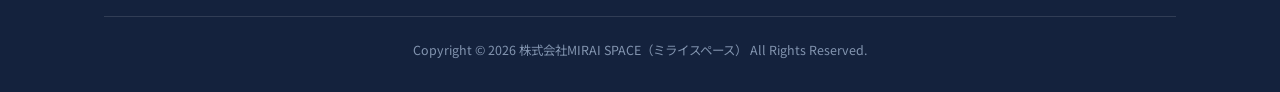
<file: product-taitock.html>
<!DOCTYPE html>
<html lang="ja">
<head>
<meta charset="UTF-8">
<meta name="viewport" content="width=device-width, initial-scale=1.0">
<title>タイトック（技能継承MR） | 取り扱い商品 | 株式会社MIRAI SPACE</title>
<meta name="description" content="タイトックは、熟練者の手わざを立体映像（ボリュメトリックビデオ）で記録し、MRゴーグルで体得できる技能継承ソリューション。製造・調理・伝統工芸など、技能が必要なあらゆる現場の技能伝承・属人化解消を支援します。">
<link rel="preconnect" href="https://fonts.googleapis.com">
<link rel="preconnect" href="https://fonts.gstatic.com" crossorigin>
<link href="https://fonts.googleapis.com/css2?family=Noto+Sans+JP:wght@400;500;700&family=Sora:wght@400;600;700;800&display=swap" rel="stylesheet">
<link rel="stylesheet" href="assets/service.css">
<style>:root{--accent:#1E90FF;--accent-soft:#eaf1f9}</style>
</head>
<body>

<header class="site">
  <div class="wrap bar">
    <a class="logo" href="index.html"><span class="mark">MIRAI<span>&nbsp;SPACE</span></span><span class="sub">株式会社MIRAI SPACE</span></a>
    <button class="navtoggle" aria-label="メニュー" onclick="document.getElementById('gnav').classList.toggle('open')"><span></span><span></span><span></span></button>
    <nav class="global" id="gnav"><ul>
      <li><a href="index.html">ホームページ</a></li>
      <li><a href="service.html">サービス</a></li>
      <li><a class="current" href="products.html">取り扱い商品</a></li>
      <li><a href="company.html">企業情報</a></li>
      <li><a class="cta" href="contact.html">お問い合わせ</a></li>
    </ul></nav>
  </div>
</header>

<section class="hero">
  <div class="stars"></div>
  <div class="wrap inner">
    <div class="prod-hero">
      <div class="ptxt">
        <span class="eyebrow">PRODUCT — XR / 技能継承MR</span>
        <h1>熟練の手わざを、<br><span class="accent">そのまま</span>受け継ぐ。</h1>
        <p class="lead">タイトックは、熟練者の技を立体映像で記録し、MRゴーグルで「体で覚える」技能継承ソリューションです。ベテランの大量離職に備え、言葉にしづらい暗黙知を次の世代へ残します。</p>
      </div>
      <div class="pvisual"><img src="assets/products/taitock.png" alt="タイトック"></div>
    </div>
  </div>
</section>
<div class="crumb"><div class="wrap"><a href="index.html">ホームページ</a><span class="sep">/</span><a href="products.html">取り扱い商品</a><span class="sep">/</span><span>タイトック</span></div></div>

<section class="section">
  <div class="wrap">
    <div class="lead-block reveal">
      <p>「ベテランの動きを見て覚えろ、では伝わらない」「指先の角度や手の置き方が、安全性と品質を左右する」——。タイトックは、奥行きまで記録できる複数のRGBDカメラで熟練者の手わざを立体的に撮影。3DCGに作り直すのではなく、本物の動きを"そのまま"残すから、微妙なニュアンスまで伝わります。</p>
    </div>
  </div>
</section>

<section class="section alt">
  <div class="wrap">
    <div class="head"><span class="en">Features</span><h2 class="ja">タイトックの特徴</h2></div>
    <div class="features">
      <article class="feature-c reveal"><div class="ic">3D</div><h3>立体映像で"そのまま"記録</h3><p>ボリュメトリックビデオで手わざを立体記録。見たい角度から覗き込め、指先の動きまで失わずに残せます。</p></article>
      <article class="feature-c reveal"><div class="ic">MR</div><h3>MRゴーグルで体得</h3><p>目の前に再生される技能を、両手をフリーにしてなぞれる。道具を触りながら「体で覚える」学習ができます。</p></article>
      <article class="feature-c reveal"><div class="ic">現</div><h3>いつもの現場で撮影</h3><p>熟練者の仕事場に伺って撮影。最高の技能が発揮できる環境で、熟練者の目線からの記録も可能です。</p></article>
    </div>
  </div>
</section>

<section class="section">
  <div class="wrap">
    <div class="head"><span class="en">Use Cases</span><h2 class="ja">どんな現場で使える？</h2><p class="desc">指先の感覚や道具の使い方が品質を決める、技能が必要なあらゆる産業で活用できます。</p></div>
    <div class="usecases">
      <div class="uc reveal"><div class="ucn">01</div><div><h3>製造・加工の現場</h3><p>旋盤・溶接など、手の置き方が安全性と生産性に直結する作業。ベテランの動きを残し、若手の早期戦力化と労災防止につなげます。</p></div></div>
      <div class="uc reveal"><div class="ucn">02</div><div><h3>調理・製菓</h3><p>指先の微妙な力加減や角度が仕上がりを左右する手技。専門学校や厨房での技能教育、レシピでは伝わらないコツの継承に。</p></div></div>
      <div class="uc reveal"><div class="ucn">03</div><div><h3>伝統工芸・ものづくり</h3><p>道具の使い方が肝となる職人技。後継者不足が深刻な分野で、匠の技をデジタル資産として未来に残します。</p></div></div>
      <div class="uc reveal"><div class="ucn">04</div><div><h3>設備保全・医療介護</h3><p>装置の操作手順や手技の記録に。移動が難しい装置や人でも、現場で撮影して標準作業として共有できます。</p></div></div>
    </div>
    <div class="head" style="margin:54px 0 24px"><h2 class="ja" style="font-size:1.2rem">ほかの取り扱い商品</h2></div>
    <div class="siblings">
      <a class="sib reveal" href="product-taitockeye.html"><div class="l"><span class="en">AI MANUAL</span><h4>タイトックeye（動画→マニュアル）</h4></div><span class="ar">→</span></a>
      <a class="sib reveal" href="product-koone.html"><div class="l"><span class="en">SOUND DESIGN</span><h4>KooNe（空間音響）</h4></div><span class="ar">→</span></a>
      <a class="sib reveal" href="product-laine.html"><div class="l"><span class="en">AI ASSISTANT</span><h4>Laine（営業AI）</h4></div><span class="ar">→</span></a>
      <a class="sib reveal" href="product-capturium.html"><div class="l"><span class="en">VR DOME THEATER</span><h4>CAPTURIUM</h4></div><span class="ar">→</span></a>
      <a class="sib reveal" href="product-tl001.html"><div class="l"><span class="en">CARD FEEDER</span><h4>小型カード搬送装置 TLシリーズ</h4></div><span class="ar">→</span></a>
    </div>
  </div>
</section>

<section class="section alt">
  <div class="wrap">
    <div class="head"><span class="en">Resources</span><h2 class="ja">もっと詳しく</h2></div>
    <div class="resgrid">
      <a class="resbtn" href="https://k-relations.com/service/%e6%8a%80%e8%83%bd%e7%b6%99%e6%89%bfmr/" target="_blank" rel="noopener"><span class="tag">WEB</span>製品の紹介ページ</a>
      <a class="resbtn" href="https://www.youtube.com/embed/t0Bo4hBpIOI" target="_blank" rel="noopener"><span class="tag">MOVIE</span>紹介動画を見る</a>
    </div>
  </div>
</section>

<footer class="site"><div class="wrap">
  <div class="top">
    <a class="logo" href="index.html"><span class="mark">MIRAI<span style="color:#32CD32">&nbsp;SPACE</span></span><span class="sub">株式会社MIRAI SPACE</span></a>
    <nav><ul>
      <li><a href="index.html">ホームページ</a></li>
      <li><a href="service.html">サービス</a></li>
      <li><a href="products.html">取り扱い商品</a></li>
      <li><a href="company.html">企業情報</a></li>
      <li><a href="contact.html">お問い合わせ</a></li>
    </ul></nav>
  </div>
  <div class="copy">Copyright © 2026 株式会社MIRAI SPACE（ミライスペース） All Rights Reserved.</div>
</div></footer>

<script src="assets/reveal.js"></script>
</body>
</html>
</file>
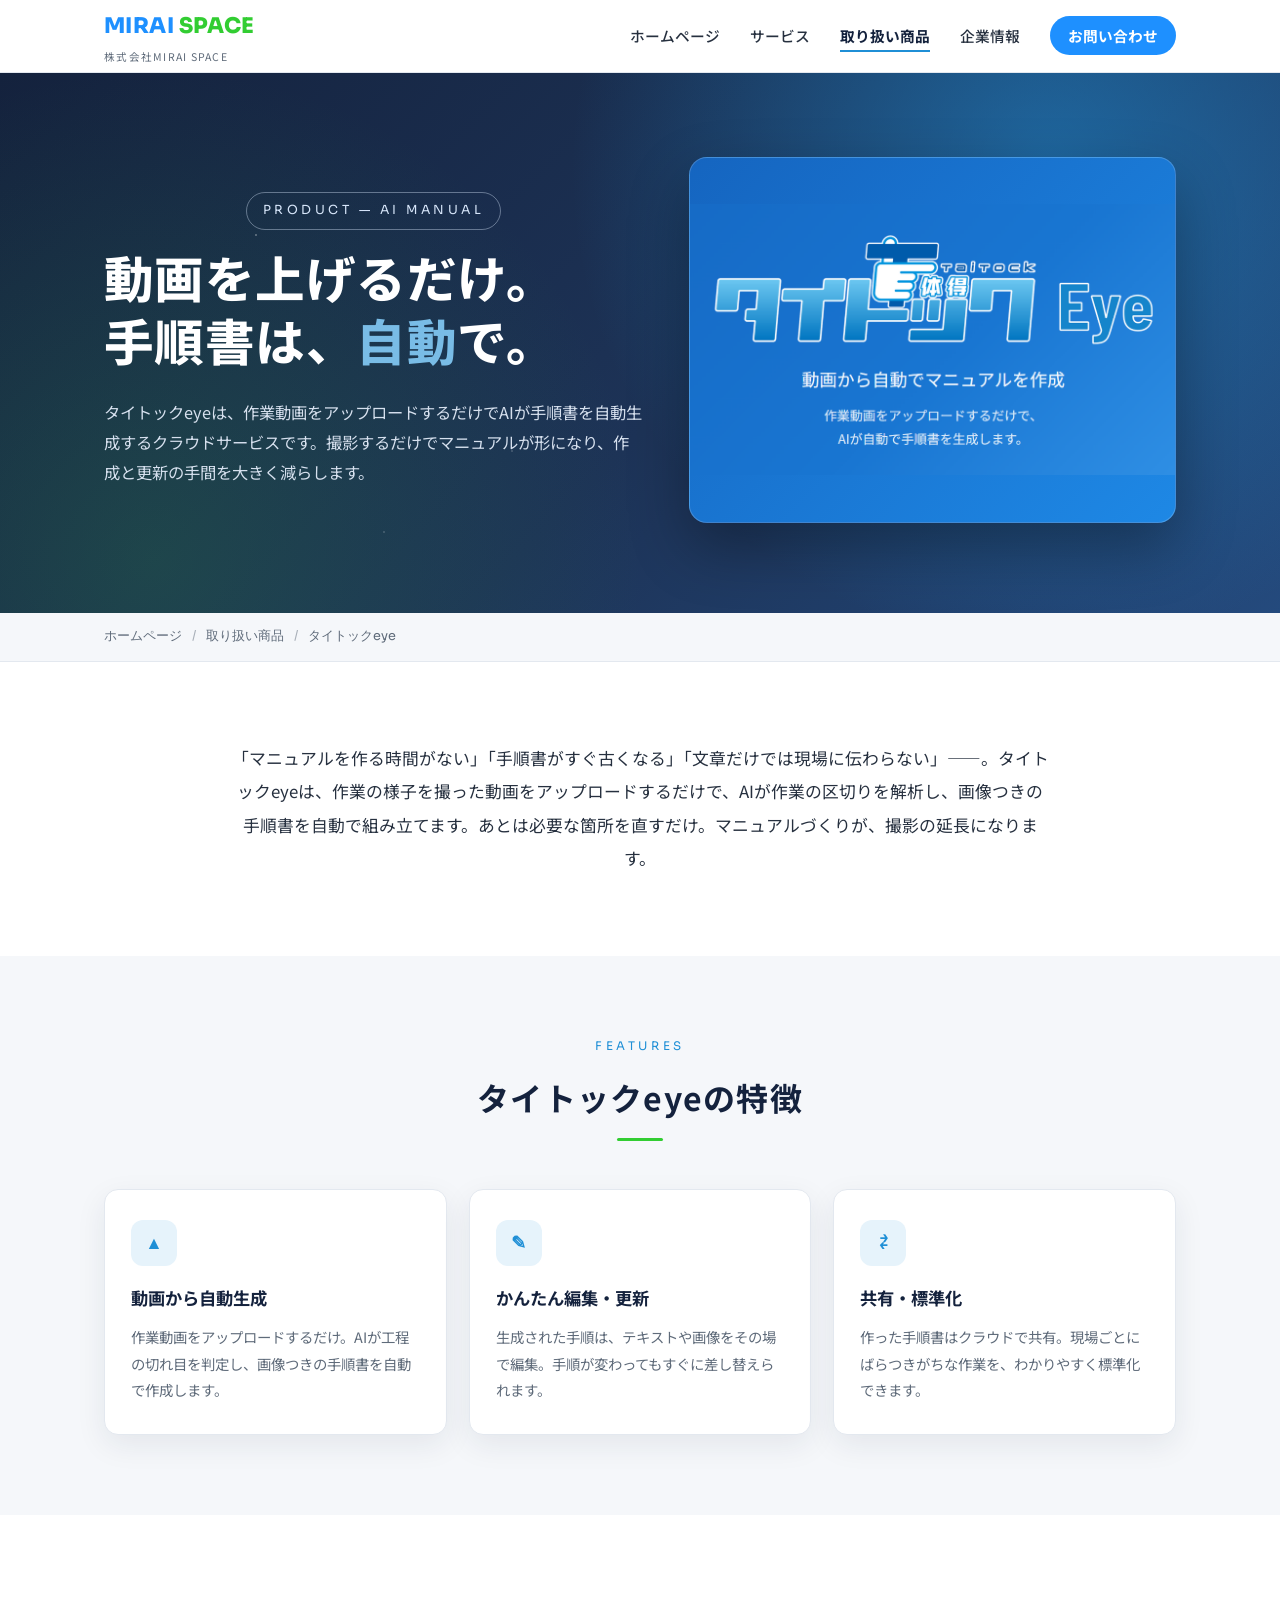
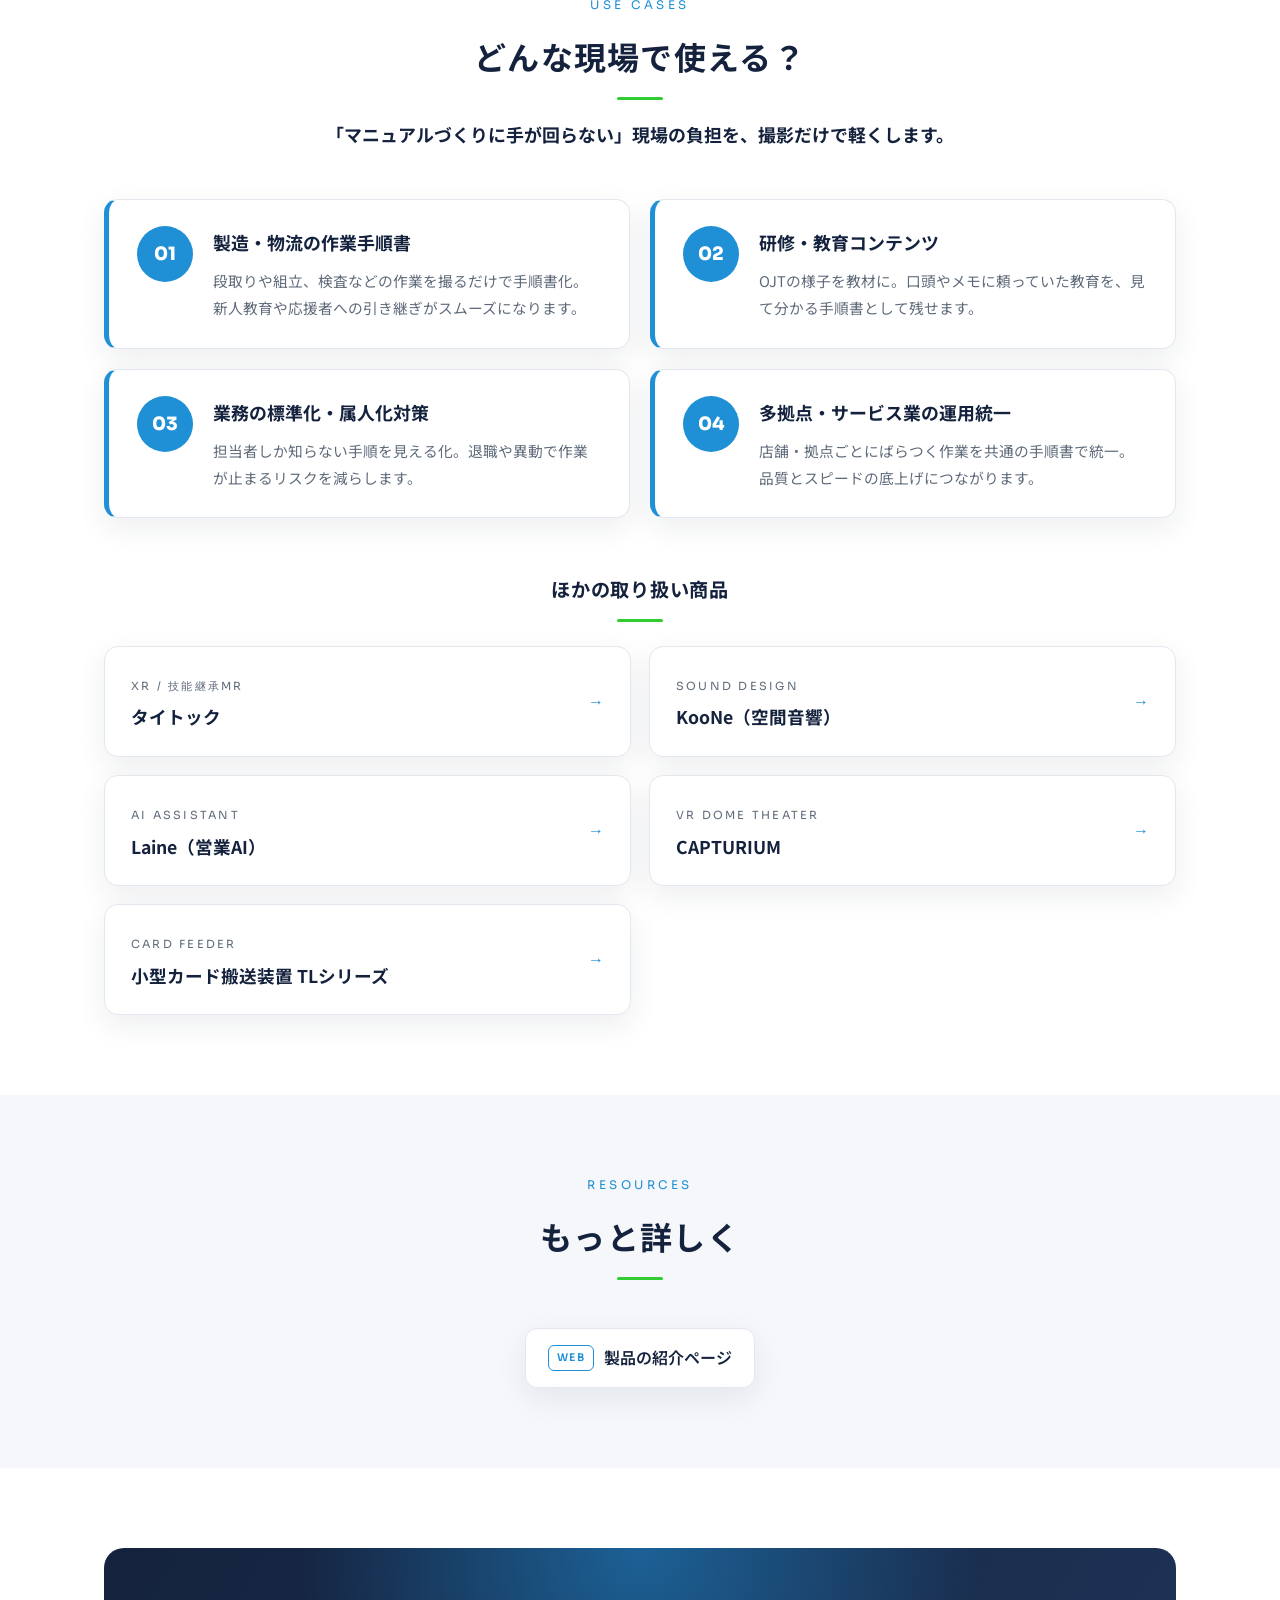
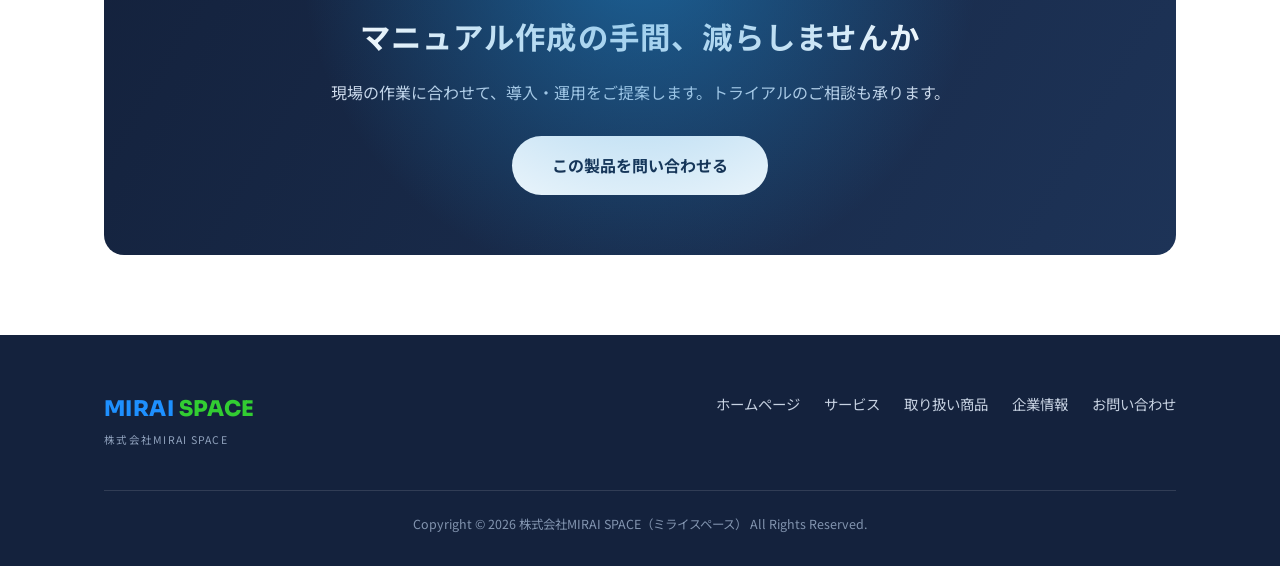
<file: product-taitockeye.html>
<!DOCTYPE html>
<html lang="ja">
<head>
<meta charset="UTF-8">
<meta name="viewport" content="width=device-width, initial-scale=1.0">
<title>タイトックeye（動画からマニュアル自動生成） | 取り扱い商品 | 株式会社MIRAI SPACE</title>
<meta name="description" content="タイトックeyeは、作業動画をアップロードするだけでAIが自動で手順書（マニュアル）を生成するクラウドサービス。撮影した動画から作業の区切りを解析し、画像つきの手順書を短時間で作成。マニュアル作成の手間を大幅に削減します。">
<link rel="preconnect" href="https://fonts.googleapis.com">
<link rel="preconnect" href="https://fonts.gstatic.com" crossorigin>
<link href="https://fonts.googleapis.com/css2?family=Noto+Sans+JP:wght@400;500;700&family=Sora:wght@400;600;700;800&display=swap" rel="stylesheet">
<link rel="stylesheet" href="assets/service.css">
<style>:root{--accent:#1f8fd6;--accent-soft:#e6f3fb}
.prod-hero .pvisual{background:linear-gradient(135deg,#1565c0,#1e88e5)}
.prod-hero .pvisual img{object-fit:contain}</style>
</head>
<body>

<header class="site">
  <div class="wrap bar">
    <a class="logo" href="index.html"><span class="mark">MIRAI<span>&nbsp;SPACE</span></span><span class="sub">株式会社MIRAI SPACE</span></a>
    <button class="navtoggle" aria-label="メニュー" onclick="document.getElementById('gnav').classList.toggle('open')"><span></span><span></span><span></span></button>
    <nav class="global" id="gnav"><ul>
      <li><a href="index.html">ホームページ</a></li>
      <li><a href="service.html">サービス</a></li>
      <li><a class="current" href="products.html">取り扱い商品</a></li>
      <li><a href="company.html">企業情報</a></li>
      <li><a class="cta" href="contact.html">お問い合わせ</a></li>
    </ul></nav>
  </div>
</header>

<section class="hero">
  <div class="stars"></div>
  <div class="wrap inner">
    <div class="prod-hero">
      <div class="ptxt">
        <span class="eyebrow">PRODUCT — AI MANUAL</span>
        <h1>動画を上げるだけ。<br>手順書は、<span class="accent">自動</span>で。</h1>
        <p class="lead">タイトックeyeは、作業動画をアップロードするだけでAIが手順書を自動生成するクラウドサービスです。撮影するだけでマニュアルが形になり、作成と更新の手間を大きく減らします。</p>
      </div>
      <div class="pvisual"><img src="assets/products/taitockeye.png" alt="タイトックeye"></div>
    </div>
  </div>
</section>
<div class="crumb"><div class="wrap"><a href="index.html">ホームページ</a><span class="sep">/</span><a href="products.html">取り扱い商品</a><span class="sep">/</span><span>タイトックeye</span></div></div>

<section class="section">
  <div class="wrap">
    <div class="lead-block reveal">
      <p>「マニュアルを作る時間がない」「手順書がすぐ古くなる」「文章だけでは現場に伝わらない」——。タイトックeyeは、作業の様子を撮った動画をアップロードするだけで、AIが作業の区切りを解析し、画像つきの手順書を自動で組み立てます。あとは必要な箇所を直すだけ。マニュアルづくりが、撮影の延長になります。</p>
    </div>
  </div>
</section>

<section class="section alt">
  <div class="wrap">
    <div class="head"><span class="en">Features</span><h2 class="ja">タイトックeyeの特徴</h2></div>
    <div class="features">
      <article class="feature-c reveal"><div class="ic">▲</div><h3>動画から自動生成</h3><p>作業動画をアップロードするだけ。AIが工程の切れ目を判定し、画像つきの手順書を自動で作成します。</p></article>
      <article class="feature-c reveal"><div class="ic">✎</div><h3>かんたん編集・更新</h3><p>生成された手順は、テキストや画像をその場で編集。手順が変わってもすぐに差し替えられます。</p></article>
      <article class="feature-c reveal"><div class="ic">⇄</div><h3>共有・標準化</h3><p>作った手順書はクラウドで共有。現場ごとにばらつきがちな作業を、わかりやすく標準化できます。</p></article>
    </div>
  </div>
</section>

<section class="section">
  <div class="wrap">
    <div class="head"><span class="en">Use Cases</span><h2 class="ja">どんな現場で使える？</h2><p class="desc">「マニュアルづくりに手が回らない」現場の負担を、撮影だけで軽くします。</p></div>
    <div class="usecases">
      <div class="uc reveal"><div class="ucn">01</div><div><h3>製造・物流の作業手順書</h3><p>段取りや組立、検査などの作業を撮るだけで手順書化。新人教育や応援者への引き継ぎがスムーズになります。</p></div></div>
      <div class="uc reveal"><div class="ucn">02</div><div><h3>研修・教育コンテンツ</h3><p>OJTの様子を教材に。口頭やメモに頼っていた教育を、見て分かる手順書として残せます。</p></div></div>
      <div class="uc reveal"><div class="ucn">03</div><div><h3>業務の標準化・属人化対策</h3><p>担当者しか知らない手順を見える化。退職や異動で作業が止まるリスクを減らします。</p></div></div>
      <div class="uc reveal"><div class="ucn">04</div><div><h3>多拠点・サービス業の運用統一</h3><p>店舗・拠点ごとにばらつく作業を共通の手順書で統一。品質とスピードの底上げにつながります。</p></div></div>
    </div>
    <div class="head" style="margin:54px 0 24px"><h2 class="ja" style="font-size:1.2rem">ほかの取り扱い商品</h2></div>
    <div class="siblings">
      <a class="sib reveal" href="product-taitock.html"><div class="l"><span class="en">XR / 技能継承MR</span><h4>タイトック</h4></div><span class="ar">→</span></a>
      <a class="sib reveal" href="product-koone.html"><div class="l"><span class="en">SOUND DESIGN</span><h4>KooNe（空間音響）</h4></div><span class="ar">→</span></a>
      <a class="sib reveal" href="product-laine.html"><div class="l"><span class="en">AI ASSISTANT</span><h4>Laine（営業AI）</h4></div><span class="ar">→</span></a>
      <a class="sib reveal" href="product-capturium.html"><div class="l"><span class="en">VR DOME THEATER</span><h4>CAPTURIUM</h4></div><span class="ar">→</span></a>
      <a class="sib reveal" href="product-tl001.html"><div class="l"><span class="en">CARD FEEDER</span><h4>小型カード搬送装置 TLシリーズ</h4></div><span class="ar">→</span></a>
    </div>
  </div>
</section>

<section class="section alt">
  <div class="wrap">
    <div class="head"><span class="en">Resources</span><h2 class="ja">もっと詳しく</h2></div>
    <div class="resgrid">
      <a class="resbtn" href="https://poranos.com/app/manual" target="_blank" rel="noopener"><span class="tag">WEB</span>製品の紹介ページ</a>
    </div>
  </div>
</section>

<section class="section">
  <div class="wrap"><div class="cta-band reveal">
    <h3>マニュアル作成の手間、減らしませんか</h3>
    <p>現場の作業に合わせて、導入・運用をご提案します。トライアルのご相談も承ります。</p>
    <a href="contact.html#form">この製品を問い合わせる</a>
  </div></div>
</section>

<footer class="site"><div class="wrap">
  <div class="top">
    <a class="logo" href="index.html"><span class="mark">MIRAI<span style="color:#32CD32">&nbsp;SPACE</span></span><span class="sub">株式会社MIRAI SPACE</span></a>
    <nav><ul>
      <li><a href="index.html">ホームページ</a></li>
      <li><a href="service.html">サービス</a></li>
      <li><a href="products.html">取り扱い商品</a></li>
      <li><a href="company.html">企業情報</a></li>
      <li><a href="contact.html">お問い合わせ</a></li>
    </ul></nav>
  </div>
  <div class="copy">Copyright © 2026 株式会社MIRAI SPACE（ミライスペース） All Rights Reserved.</div>
</div></footer>

<script src="assets/reveal.js"></script>
</body>
</html>
</file>
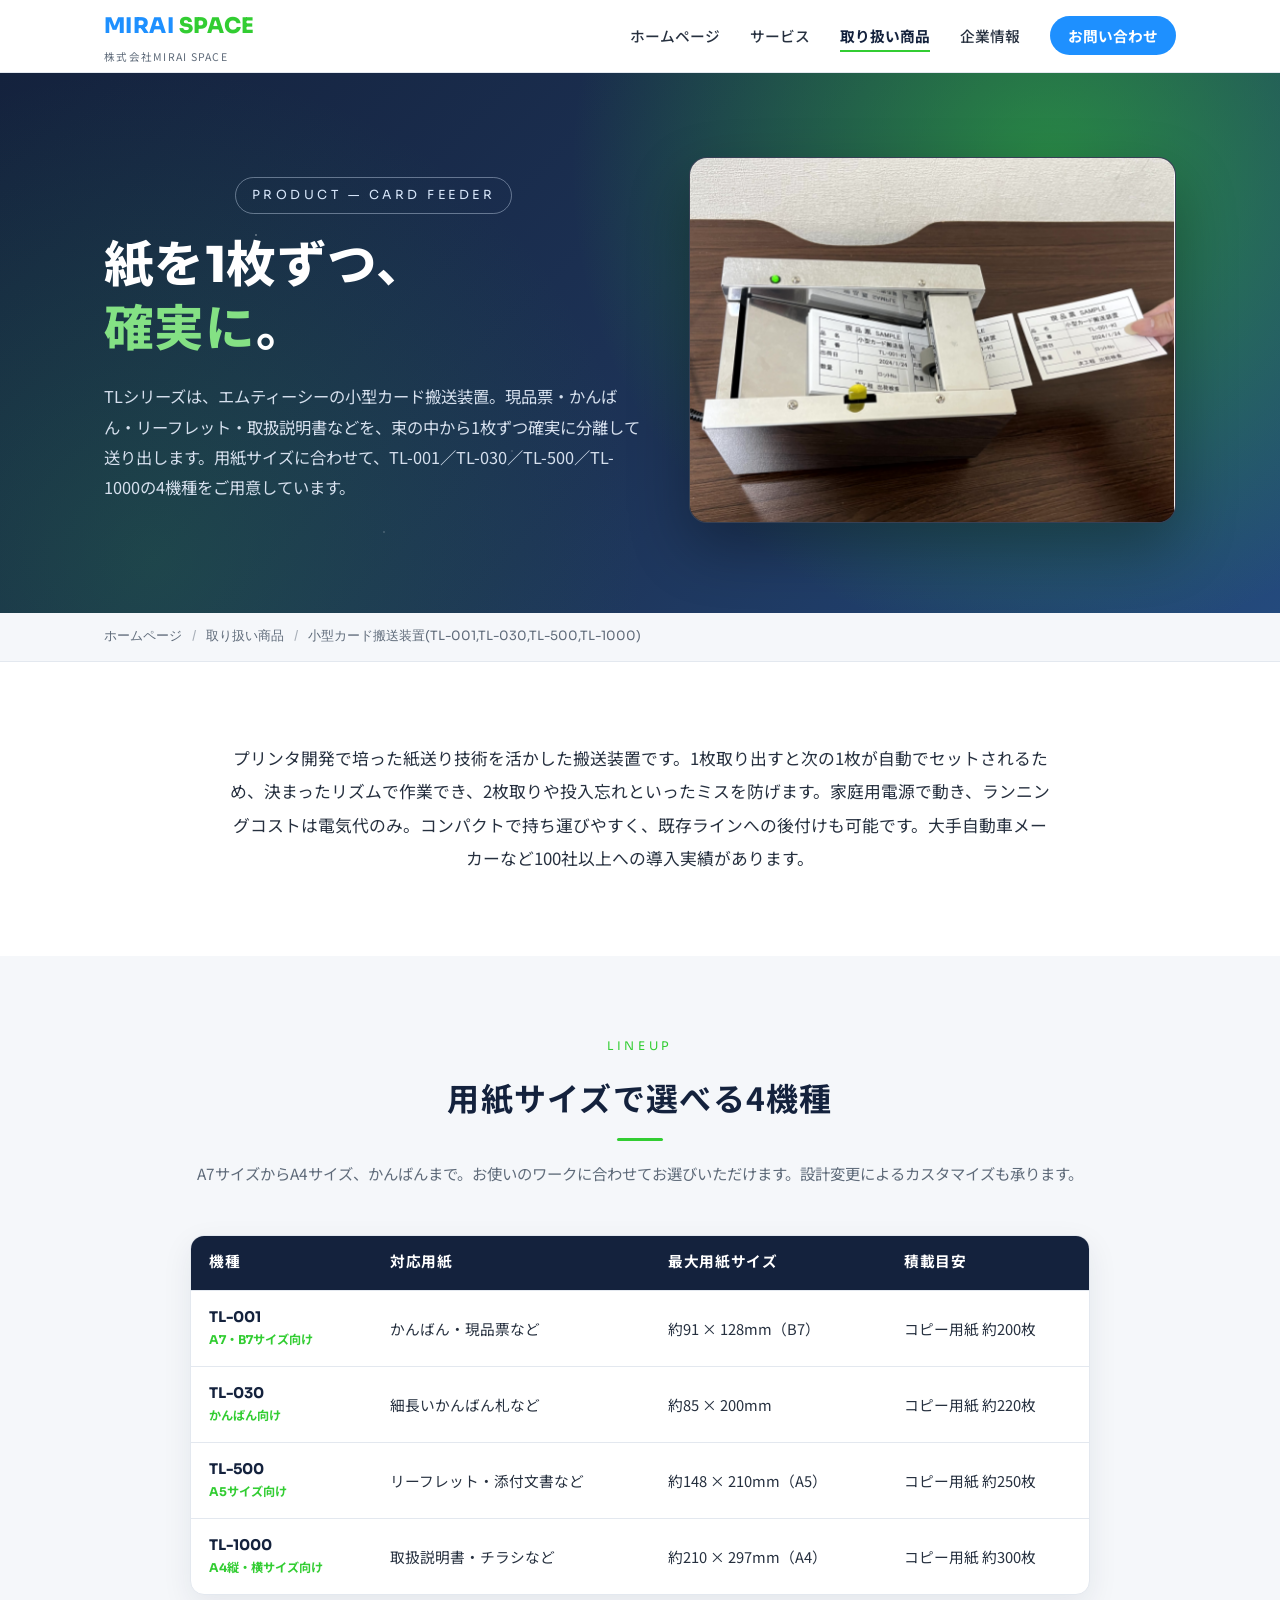
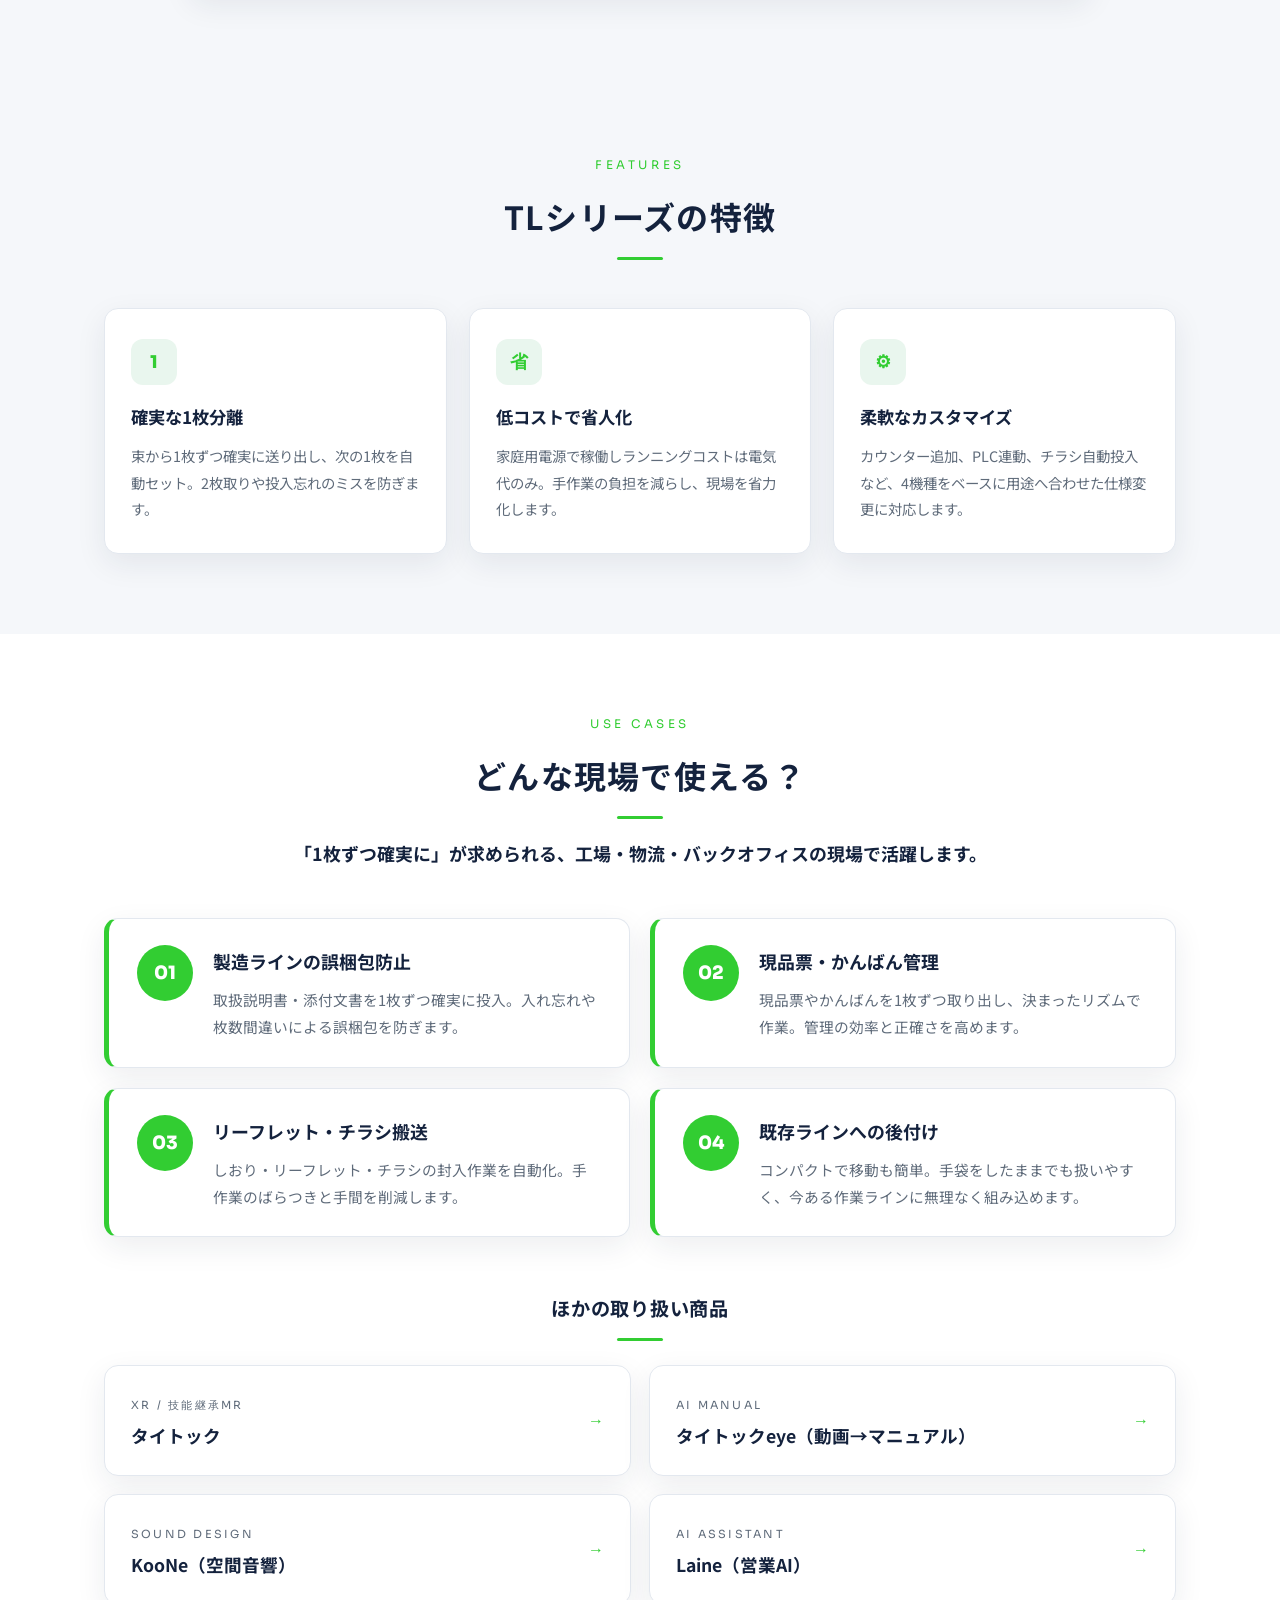
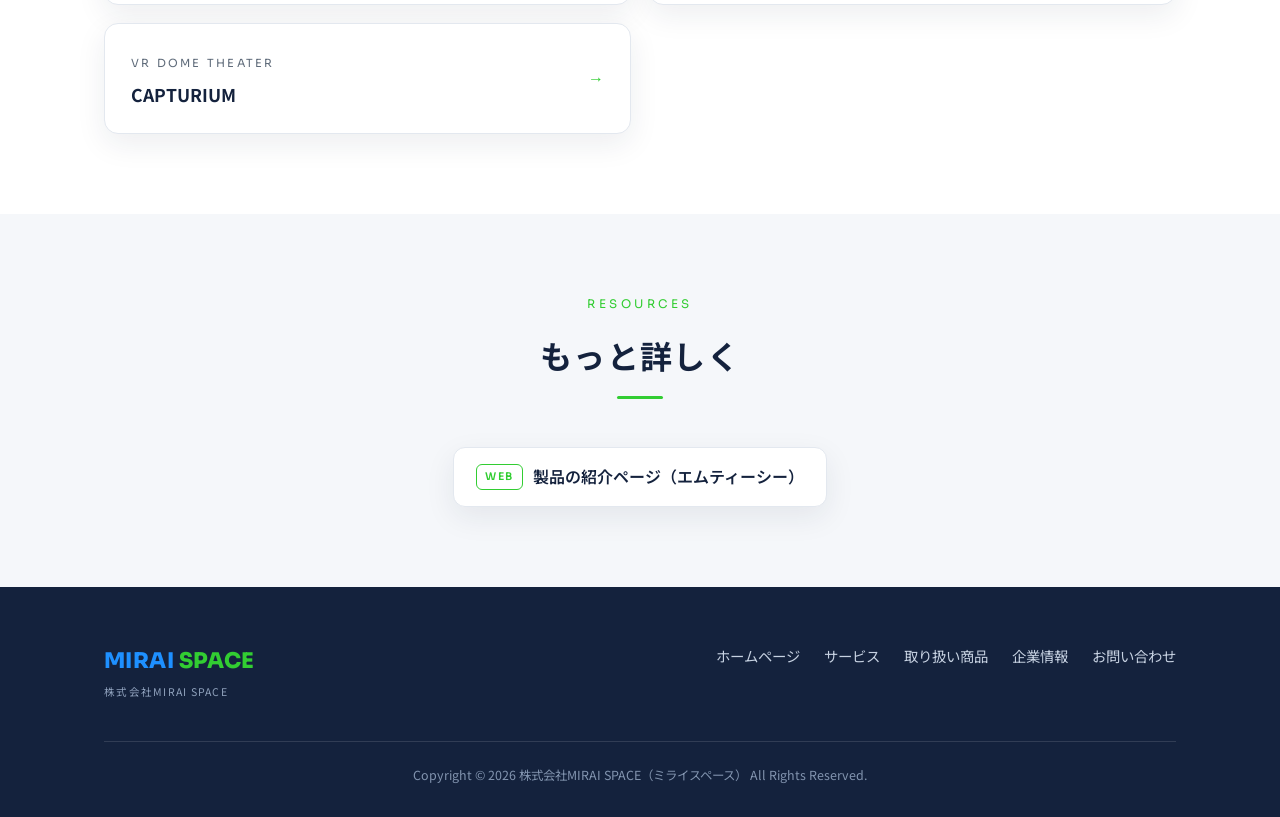
<file: product-tl001.html>
<!DOCTYPE html>
<html lang="ja">
<head>
<meta charset="UTF-8">
<meta name="viewport" content="width=device-width, initial-scale=1.0">
<title>TLシリーズ（小型カード搬送装置） | 取り扱い商品 | 株式会社MIRAI SPACE</title>
<meta name="description" content="TLシリーズ（TL-001／TL-030／TL-500／TL-1000）は、エムティーシーの小型カード搬送装置。現品票・かんばん・リーフレット・取扱説明書などを束から1枚ずつ確実に分離して送り出します。用紙サイズに応じて4機種をご用意。誤梱包や枚数間違いを防ぎ、工場の作業を省人化します。">
<link rel="preconnect" href="https://fonts.googleapis.com">
<link rel="preconnect" href="https://fonts.gstatic.com" crossorigin>
<link href="https://fonts.googleapis.com/css2?family=Noto+Sans+JP:wght@400;500;700&family=Sora:wght@400;600;700;800&display=swap" rel="stylesheet">
<link rel="stylesheet" href="assets/service.css">
<style>
  :root{--accent:#32CD32;--accent-soft:#e9f6ee}
  .lineup{max-width:900px;margin:0 auto;border:1px solid var(--line);border-radius:14px;overflow:hidden;box-shadow:var(--shadow);background:#fff}
  .lineup table{width:100%;border-collapse:collapse}
  .lineup th,.lineup td{padding:15px 18px;text-align:left;border-bottom:1px solid var(--line);font-size:.92rem;line-height:1.6}
  .lineup thead th{background:var(--navy);color:#fff;font-weight:700;font-family:"Sora","Noto Sans JP",sans-serif;letter-spacing:.04em}
  .lineup tbody tr:last-child td{border-bottom:0}
  .lineup tbody tr:hover{background:var(--bg-alt)}
  .lineup .m{font-weight:700;color:var(--navy);font-family:"Sora","Noto Sans JP",sans-serif}
  .lineup .m span{display:block;font-size:.76rem;color:var(--green);font-weight:700;margin-top:2px}
  @media(max-width:620px){.lineup th:nth-child(4),.lineup td:nth-child(4){display:none}.lineup th,.lineup td{padding:12px 12px;font-size:.84rem}}
</style>
</head>
<body>

<header class="site">
  <div class="wrap bar">
    <a class="logo" href="index.html"><span class="mark">MIRAI<span>&nbsp;SPACE</span></span><span class="sub">株式会社MIRAI SPACE</span></a>
    <button class="navtoggle" aria-label="メニュー" onclick="document.getElementById('gnav').classList.toggle('open')"><span></span><span></span><span></span></button>
    <nav class="global" id="gnav"><ul>
      <li><a href="index.html">ホームページ</a></li>
      <li><a href="service.html">サービス</a></li>
      <li><a class="current" href="products.html">取り扱い商品</a></li>
      <li><a href="company.html">企業情報</a></li>
      <li><a class="cta" href="contact.html">お問い合わせ</a></li>
    </ul></nav>
  </div>
</header>

<section class="hero">
  <div class="stars"></div>
  <div class="wrap inner">
    <div class="prod-hero">
      <div class="ptxt">
        <span class="eyebrow">PRODUCT — CARD FEEDER</span>
        <h1>紙を1枚ずつ、<br><span class="accent">確実に</span>。</h1>
        <p class="lead">TLシリーズは、エムティーシーの小型カード搬送装置。現品票・かんばん・リーフレット・取扱説明書などを、束の中から1枚ずつ確実に分離して送り出します。用紙サイズに合わせて、TL-001／TL-030／TL-500／TL-1000の4機種をご用意しています。</p>
      </div>
      <div class="pvisual"><img src="assets/products/tl001.png" alt="TL-001 小型カード搬送装置"></div>
    </div>
  </div>
</section>
<div class="crumb"><div class="wrap"><a href="index.html">ホームページ</a><span class="sep">/</span><a href="products.html">取り扱い商品</a><span class="sep">/</span><span>小型カード搬送装置(TL-001,TL-030,TL-500,TL-1000)</span></div></div>

<section class="section">
  <div class="wrap">
    <div class="lead-block reveal">
      <p>プリンタ開発で培った紙送り技術を活かした搬送装置です。1枚取り出すと次の1枚が自動でセットされるため、決まったリズムで作業でき、2枚取りや投入忘れといったミスを防げます。家庭用電源で動き、ランニングコストは電気代のみ。コンパクトで持ち運びやすく、既存ラインへの後付けも可能です。大手自動車メーカーなど100社以上への導入実績があります。</p>
    </div>
  </div>
</section>

<section class="section alt">
  <div class="wrap">
    <div class="head"><span class="en">Lineup</span><h2 class="ja">用紙サイズで選べる4機種</h2><p class="desc">A7サイズからA4サイズ、かんばんまで。お使いのワークに合わせてお選びいただけます。設計変更によるカスタマイズも承ります。</p></div>
    <div class="lineup reveal">
      <table>
        <thead>
          <tr><th>機種</th><th>対応用紙</th><th>最大用紙サイズ</th><th>積載目安</th></tr>
        </thead>
        <tbody>
          <tr><td class="m">TL-001<span>A7・B7サイズ向け</span></td><td>かんばん・現品票など</td><td>約91 × 128mm（B7）</td><td>コピー用紙 約200枚</td></tr>
          <tr><td class="m">TL-030<span>かんばん向け</span></td><td>細長いかんばん札など</td><td>約85 × 200mm</td><td>コピー用紙 約220枚</td></tr>
          <tr><td class="m">TL-500<span>A5サイズ向け</span></td><td>リーフレット・添付文書など</td><td>約148 × 210mm（A5）</td><td>コピー用紙 約250枚</td></tr>
          <tr><td class="m">TL-1000<span>A4縦・横サイズ向け</span></td><td>取扱説明書・チラシなど</td><td>約210 × 297mm（A4）</td><td>コピー用紙 約300枚</td></tr>
        </tbody>
      </table>
    </div>
  </div>
</section>

<section class="section alt">
  <div class="wrap">
    <div class="head"><span class="en">Features</span><h2 class="ja">TLシリーズの特徴</h2></div>
    <div class="features">
      <article class="feature-c reveal"><div class="ic">1</div><h3>確実な1枚分離</h3><p>束から1枚ずつ確実に送り出し、次の1枚を自動セット。2枚取りや投入忘れのミスを防ぎます。</p></article>
      <article class="feature-c reveal"><div class="ic">省</div><h3>低コストで省人化</h3><p>家庭用電源で稼働しランニングコストは電気代のみ。手作業の負担を減らし、現場を省力化します。</p></article>
      <article class="feature-c reveal"><div class="ic">⚙</div><h3>柔軟なカスタマイズ</h3><p>カウンター追加、PLC連動、チラシ自動投入など、4機種をベースに用途へ合わせた仕様変更に対応します。</p></article>
    </div>
  </div>
</section>

<section class="section">
  <div class="wrap">
    <div class="head"><span class="en">Use Cases</span><h2 class="ja">どんな現場で使える？</h2><p class="desc">「1枚ずつ確実に」が求められる、工場・物流・バックオフィスの現場で活躍します。</p></div>
    <div class="usecases">
      <div class="uc reveal"><div class="ucn">01</div><div><h3>製造ラインの誤梱包防止</h3><p>取扱説明書・添付文書を1枚ずつ確実に投入。入れ忘れや枚数間違いによる誤梱包を防ぎます。</p></div></div>
      <div class="uc reveal"><div class="ucn">02</div><div><h3>現品票・かんばん管理</h3><p>現品票やかんばんを1枚ずつ取り出し、決まったリズムで作業。管理の効率と正確さを高めます。</p></div></div>
      <div class="uc reveal"><div class="ucn">03</div><div><h3>リーフレット・チラシ搬送</h3><p>しおり・リーフレット・チラシの封入作業を自動化。手作業のばらつきと手間を削減します。</p></div></div>
      <div class="uc reveal"><div class="ucn">04</div><div><h3>既存ラインへの後付け</h3><p>コンパクトで移動も簡単。手袋をしたままでも扱いやすく、今ある作業ラインに無理なく組み込めます。</p></div></div>
    </div>
    <div class="head" style="margin:54px 0 24px"><h2 class="ja" style="font-size:1.2rem">ほかの取り扱い商品</h2></div>
    <div class="siblings">
      <a class="sib reveal" href="product-taitock.html"><div class="l"><span class="en">XR / 技能継承MR</span><h4>タイトック</h4></div><span class="ar">→</span></a>
      <a class="sib reveal" href="product-taitockeye.html"><div class="l"><span class="en">AI MANUAL</span><h4>タイトックeye（動画→マニュアル）</h4></div><span class="ar">→</span></a>
      <a class="sib reveal" href="product-koone.html"><div class="l"><span class="en">SOUND DESIGN</span><h4>KooNe（空間音響）</h4></div><span class="ar">→</span></a>
      <a class="sib reveal" href="product-laine.html"><div class="l"><span class="en">AI ASSISTANT</span><h4>Laine（営業AI）</h4></div><span class="ar">→</span></a>
      <a class="sib reveal" href="product-capturium.html"><div class="l"><span class="en">VR DOME THEATER</span><h4>CAPTURIUM</h4></div><span class="ar">→</span></a>
    </div>
  </div>
</section>

<section class="section alt">
  <div class="wrap">
    <div class="head"><span class="en">Resources</span><h2 class="ja">もっと詳しく</h2></div>
    <div class="resgrid">
      <a class="resbtn" href="https://mtc-tk.co.jp/tl-001" target="_blank" rel="noopener"><span class="tag">WEB</span>製品の紹介ページ（エムティーシー）</a>
    </div>
  </div>
</section>

<footer class="site"><div class="wrap">
  <div class="top">
    <a class="logo" href="index.html"><span class="mark">MIRAI<span style="color:#32CD32">&nbsp;SPACE</span></span><span class="sub">株式会社MIRAI SPACE</span></a>
    <nav><ul>
      <li><a href="index.html">ホームページ</a></li>
      <li><a href="service.html">サービス</a></li>
      <li><a href="products.html">取り扱い商品</a></li>
      <li><a href="company.html">企業情報</a></li>
      <li><a href="contact.html">お問い合わせ</a></li>
    </ul></nav>
  </div>
  <div class="copy">Copyright © 2026 株式会社MIRAI SPACE（ミライスペース） All Rights Reserved.</div>
</div></footer>

<script src="assets/reveal.js"></script>
</body>
</html>
</file>
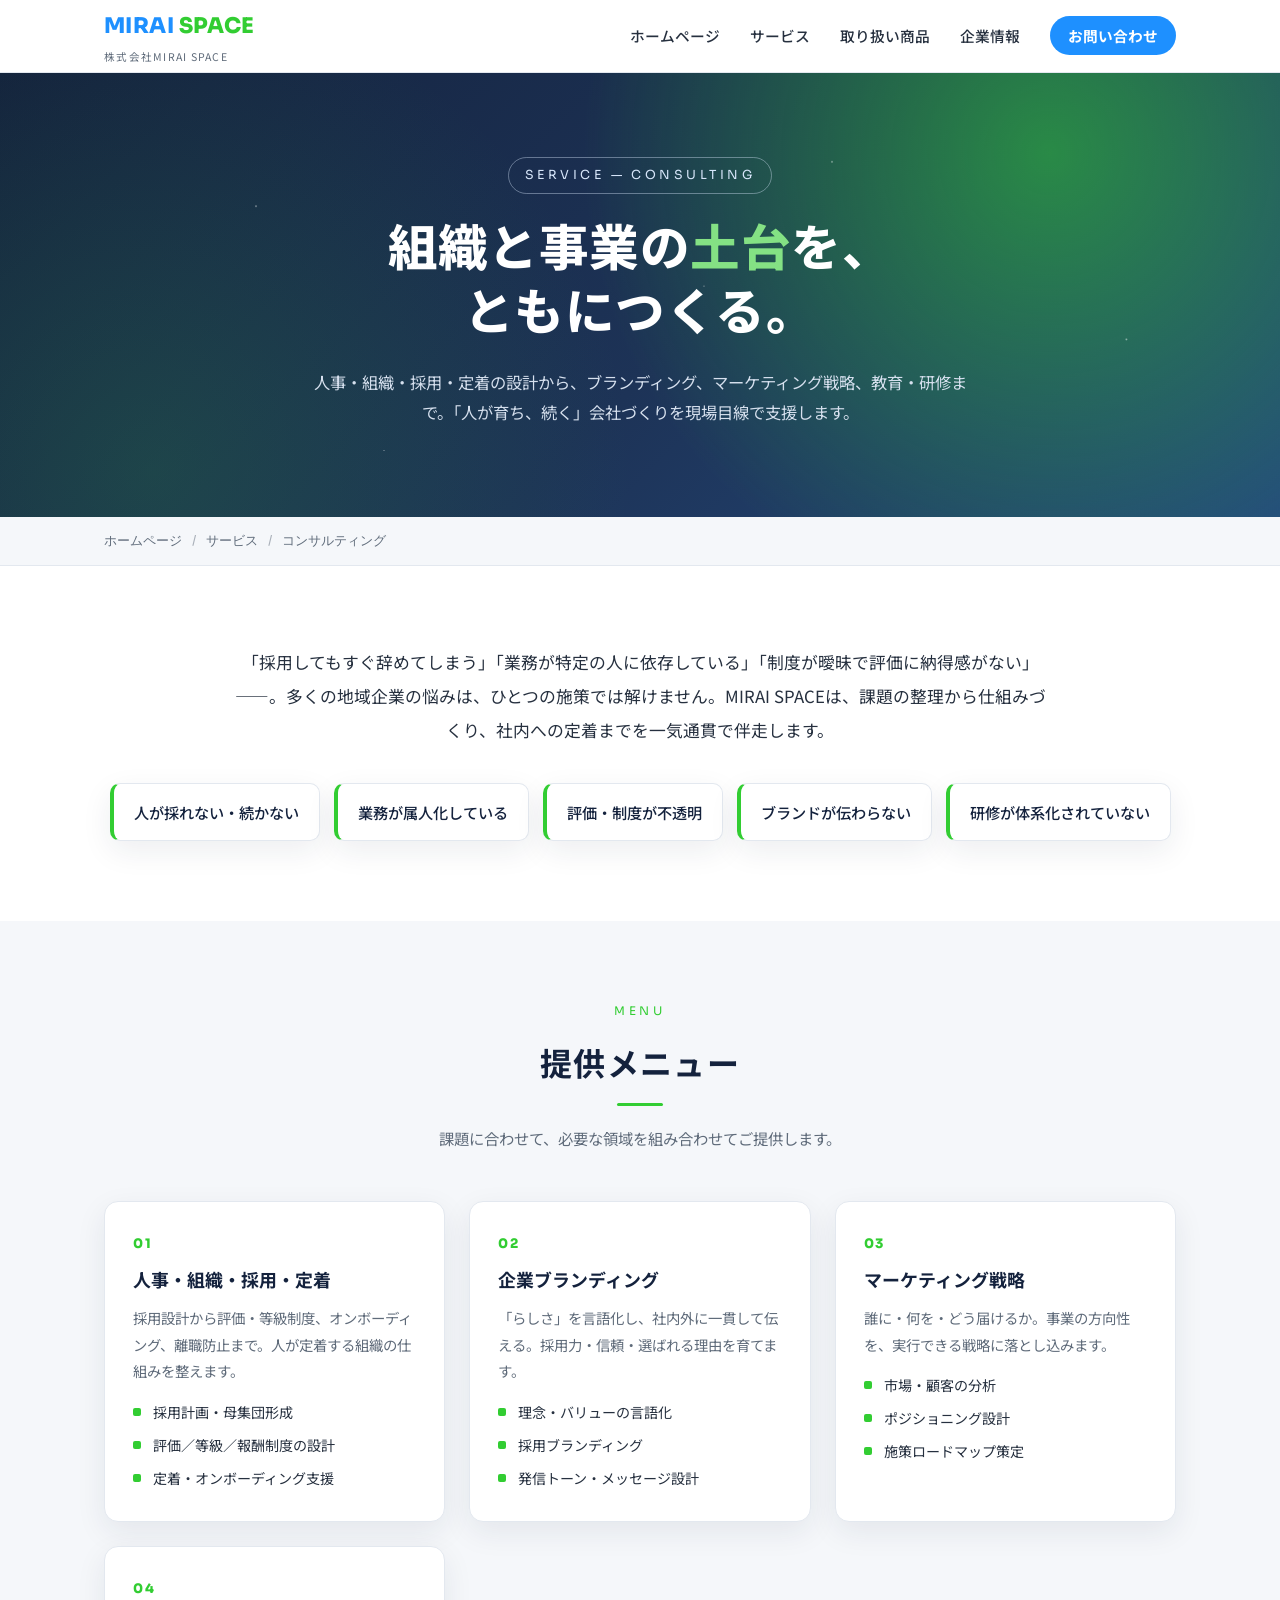
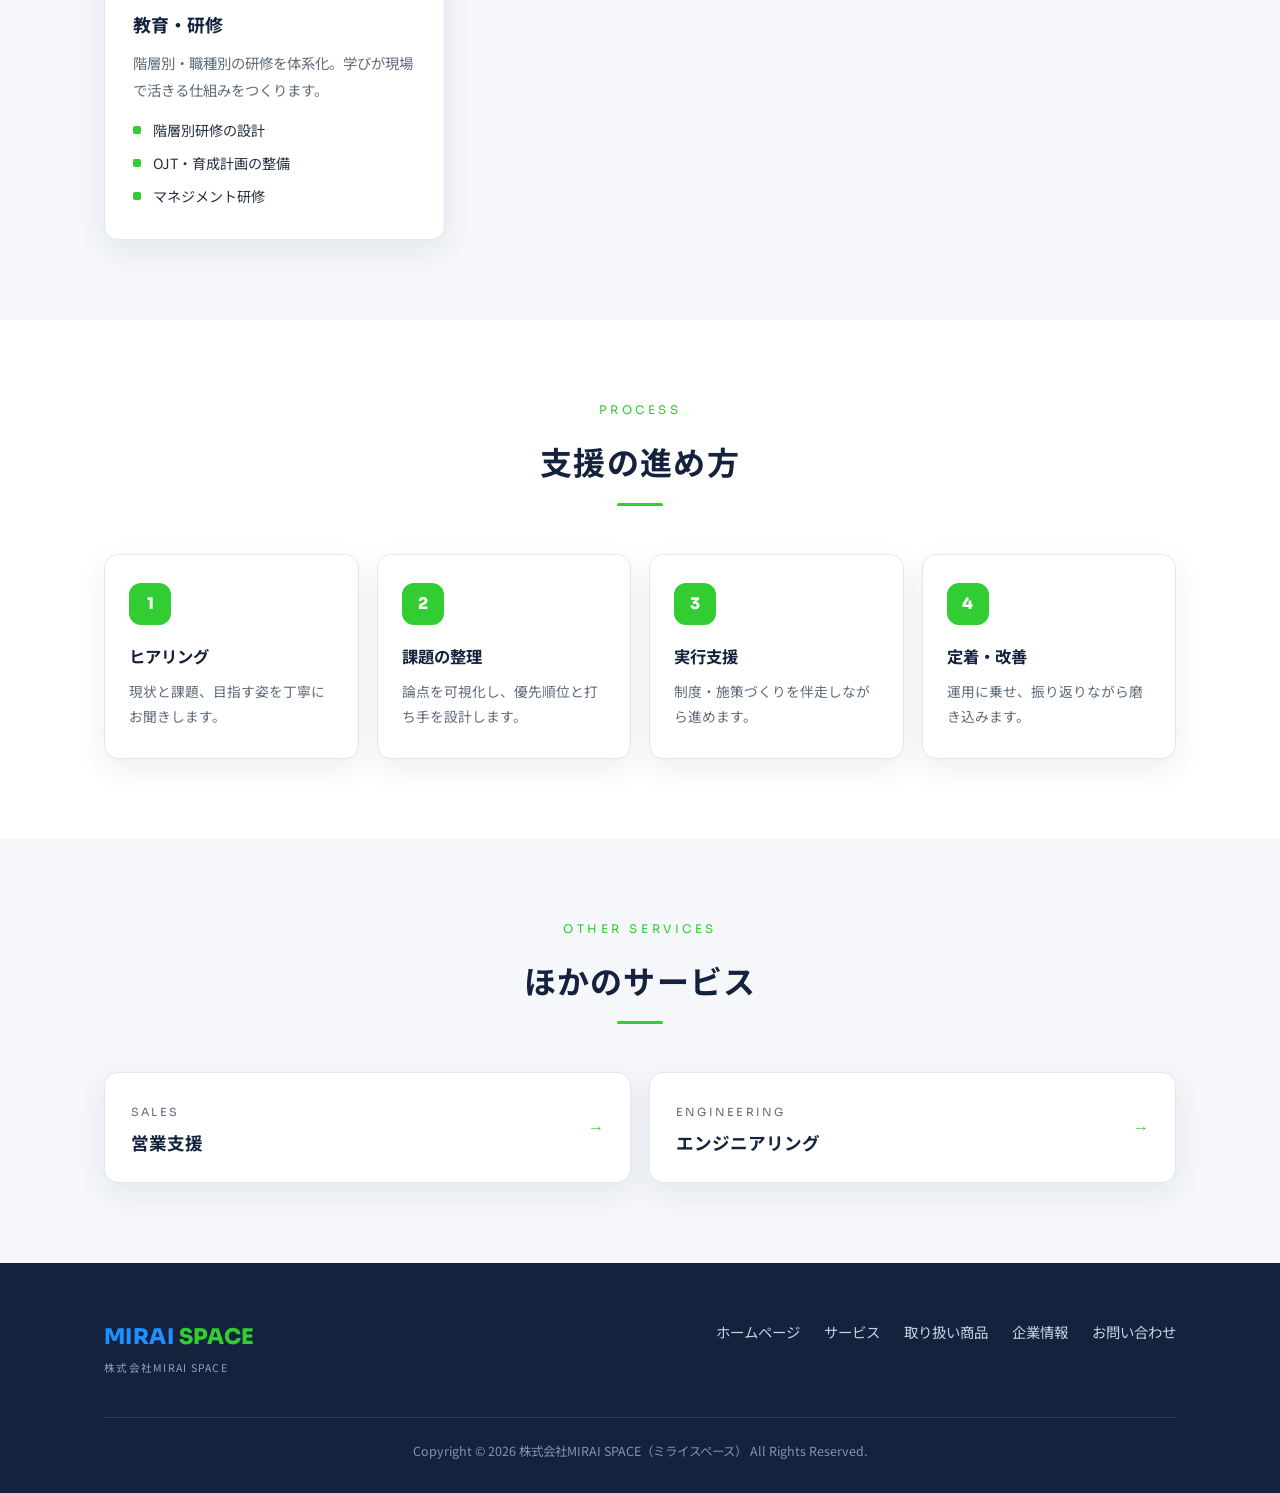
<file: service-consulting.html>
<!DOCTYPE html>
<html lang="ja">
<head>
<meta charset="UTF-8">
<meta name="viewport" content="width=device-width, initial-scale=1.0">
<title>コンサルティング | サービス | 株式会社MIRAI SPACE</title>
<meta name="description" content="株式会社MIRAI SPACEのコンサルティング。人事・組織・採用・定着の設計、企業ブランディング、マーケティング戦略、教育・研修まで。仙台・東北の地域企業の組織と事業の土台づくりを支援します。">
<link rel="preconnect" href="https://fonts.googleapis.com">
<link rel="preconnect" href="https://fonts.gstatic.com" crossorigin>
<link href="https://fonts.googleapis.com/css2?family=Noto+Sans+JP:wght@400;500;700&family=Sora:wght@400;600;700;800&display=swap" rel="stylesheet">
<link rel="stylesheet" href="assets/service.css">
<style>:root{--accent:var(--green);--accent-soft:var(--green-soft)}</style>
</head>
<body>

<header class="site">
  <div class="wrap bar">
    <a class="logo" href="index.html"><span class="mark">MIRAI<span>&nbsp;SPACE</span></span><span class="sub">株式会社MIRAI SPACE</span></a>
    <button class="navtoggle" aria-label="メニュー" onclick="document.getElementById('gnav').classList.toggle('open')"><span></span><span></span><span></span></button>
    <nav class="global" id="gnav"><ul>
      <li><a href="index.html">ホームページ</a></li>
      <li><a href="service.html">サービス</a></li>
      <li><a href="products.html">取り扱い商品</a></li>
      <li><a href="company.html">企業情報</a></li>
      <li><a class="cta" href="contact.html">お問い合わせ</a></li>
    </ul></nav>
  </div>
</header>

<section class="hero">
  <div class="stars"></div>
  <div class="wrap inner">
    <span class="eyebrow">SERVICE — CONSULTING</span>
    <h1>組織と事業の<span class="accent">土台</span>を、<br>ともにつくる。</h1>
    <p class="lead">人事・組織・採用・定着の設計から、ブランディング、マーケティング戦略、教育・研修まで。「人が育ち、続く」会社づくりを現場目線で支援します。</p>
  </div>
</section>
<div class="crumb"><div class="wrap"><a href="index.html">ホームページ</a><span class="sep">/</span><span>サービス</span><span class="sep">/</span><span>コンサルティング</span></div></div>

<section class="section">
  <div class="wrap">
    <div class="lead-block reveal">
      <p>「採用してもすぐ辞めてしまう」「業務が特定の人に依存している」「制度が曖昧で評価に納得感がない」——。多くの地域企業の悩みは、ひとつの施策では解けません。MIRAI SPACEは、課題の整理から仕組みづくり、社内への定着までを一気通貫で伴走します。</p>
    </div>
    <div class="problems reveal" style="margin-top:36px">
      <div class="p">人が採れない・続かない</div>
      <div class="p">業務が属人化している</div>
      <div class="p">評価・制度が不透明</div>
      <div class="p">ブランドが伝わらない</div>
      <div class="p">研修が体系化されていない</div>
    </div>
  </div>
</section>

<section class="section alt">
  <div class="wrap">
    <div class="head"><span class="en">Menu</span><h2 class="ja">提供メニュー</h2><p class="desc">課題に合わせて、必要な領域を組み合わせてご提供します。</p></div>
    <div class="menu">
      <article class="item reveal"><div class="no">01</div><h3>人事・組織・採用・定着</h3><p>採用設計から評価・等級制度、オンボーディング、離職防止まで。人が定着する組織の仕組みを整えます。</p><ul><li>採用計画・母集団形成</li><li>評価／等級／報酬制度の設計</li><li>定着・オンボーディング支援</li></ul></article>
      <article class="item reveal"><div class="no">02</div><h3>企業ブランディング</h3><p>「らしさ」を言語化し、社内外に一貫して伝える。採用力・信頼・選ばれる理由を育てます。</p><ul><li>理念・バリューの言語化</li><li>採用ブランディング</li><li>発信トーン・メッセージ設計</li></ul></article>
      <article class="item reveal"><div class="no">03</div><h3>マーケティング戦略</h3><p>誰に・何を・どう届けるか。事業の方向性を、実行できる戦略に落とし込みます。</p><ul><li>市場・顧客の分析</li><li>ポジショニング設計</li><li>施策ロードマップ策定</li></ul></article>
      <article class="item reveal"><div class="no">04</div><h3>教育・研修</h3><p>階層別・職種別の研修を体系化。学びが現場で活きる仕組みをつくります。</p><ul><li>階層別研修の設計</li><li>OJT・育成計画の整備</li><li>マネジメント研修</li></ul></article>
    </div>
  </div>
</section>

<section class="section">
  <div class="wrap">
    <div class="head"><span class="en">Process</span><h2 class="ja">支援の進め方</h2></div>
    <div class="steps">
      <div class="step reveal"><div class="n">1</div><h4>ヒアリング</h4><p>現状と課題、目指す姿を丁寧にお聞きします。</p></div>
      <div class="step reveal"><div class="n">2</div><h4>課題の整理</h4><p>論点を可視化し、優先順位と打ち手を設計します。</p></div>
      <div class="step reveal"><div class="n">3</div><h4>実行支援</h4><p>制度・施策づくりを伴走しながら進めます。</p></div>
      <div class="step reveal"><div class="n">4</div><h4>定着・改善</h4><p>運用に乗せ、振り返りながら磨き込みます。</p></div>
    </div>
  </div>
</section>

<section class="section alt">
  <div class="wrap">
    <div class="head"><span class="en">Other Services</span><h2 class="ja">ほかのサービス</h2></div>
    <div class="siblings">
      <a class="sib reveal" href="service-sales.html"><div class="l"><span class="en">SALES</span><h4>営業支援</h4></div><span class="ar">→</span></a>
      <a class="sib reveal" href="service-engineering.html"><div class="l"><span class="en">ENGINEERING</span><h4>エンジニアリング</h4></div><span class="ar">→</span></a>
    </div>
  </div>
</section>

<footer class="site"><div class="wrap">
  <div class="top">
    <a class="logo" href="index.html"><span class="mark">MIRAI<span style="color:#32CD32">&nbsp;SPACE</span></span><span class="sub">株式会社MIRAI SPACE</span></a>
    <nav><ul>
      <li><a href="index.html">ホームページ</a></li>
      <li><a href="service.html">サービス</a></li>
      <li><a href="products.html">取り扱い商品</a></li>
      <li><a href="company.html">企業情報</a></li>
      <li><a href="contact.html">お問い合わせ</a></li>
    </ul></nav>
  </div>
  <div class="copy">Copyright © 2026 株式会社MIRAI SPACE（ミライスペース） All Rights Reserved.</div>
</div></footer>

<script src="assets/reveal.js"></script>
</body>
</html>
</file>
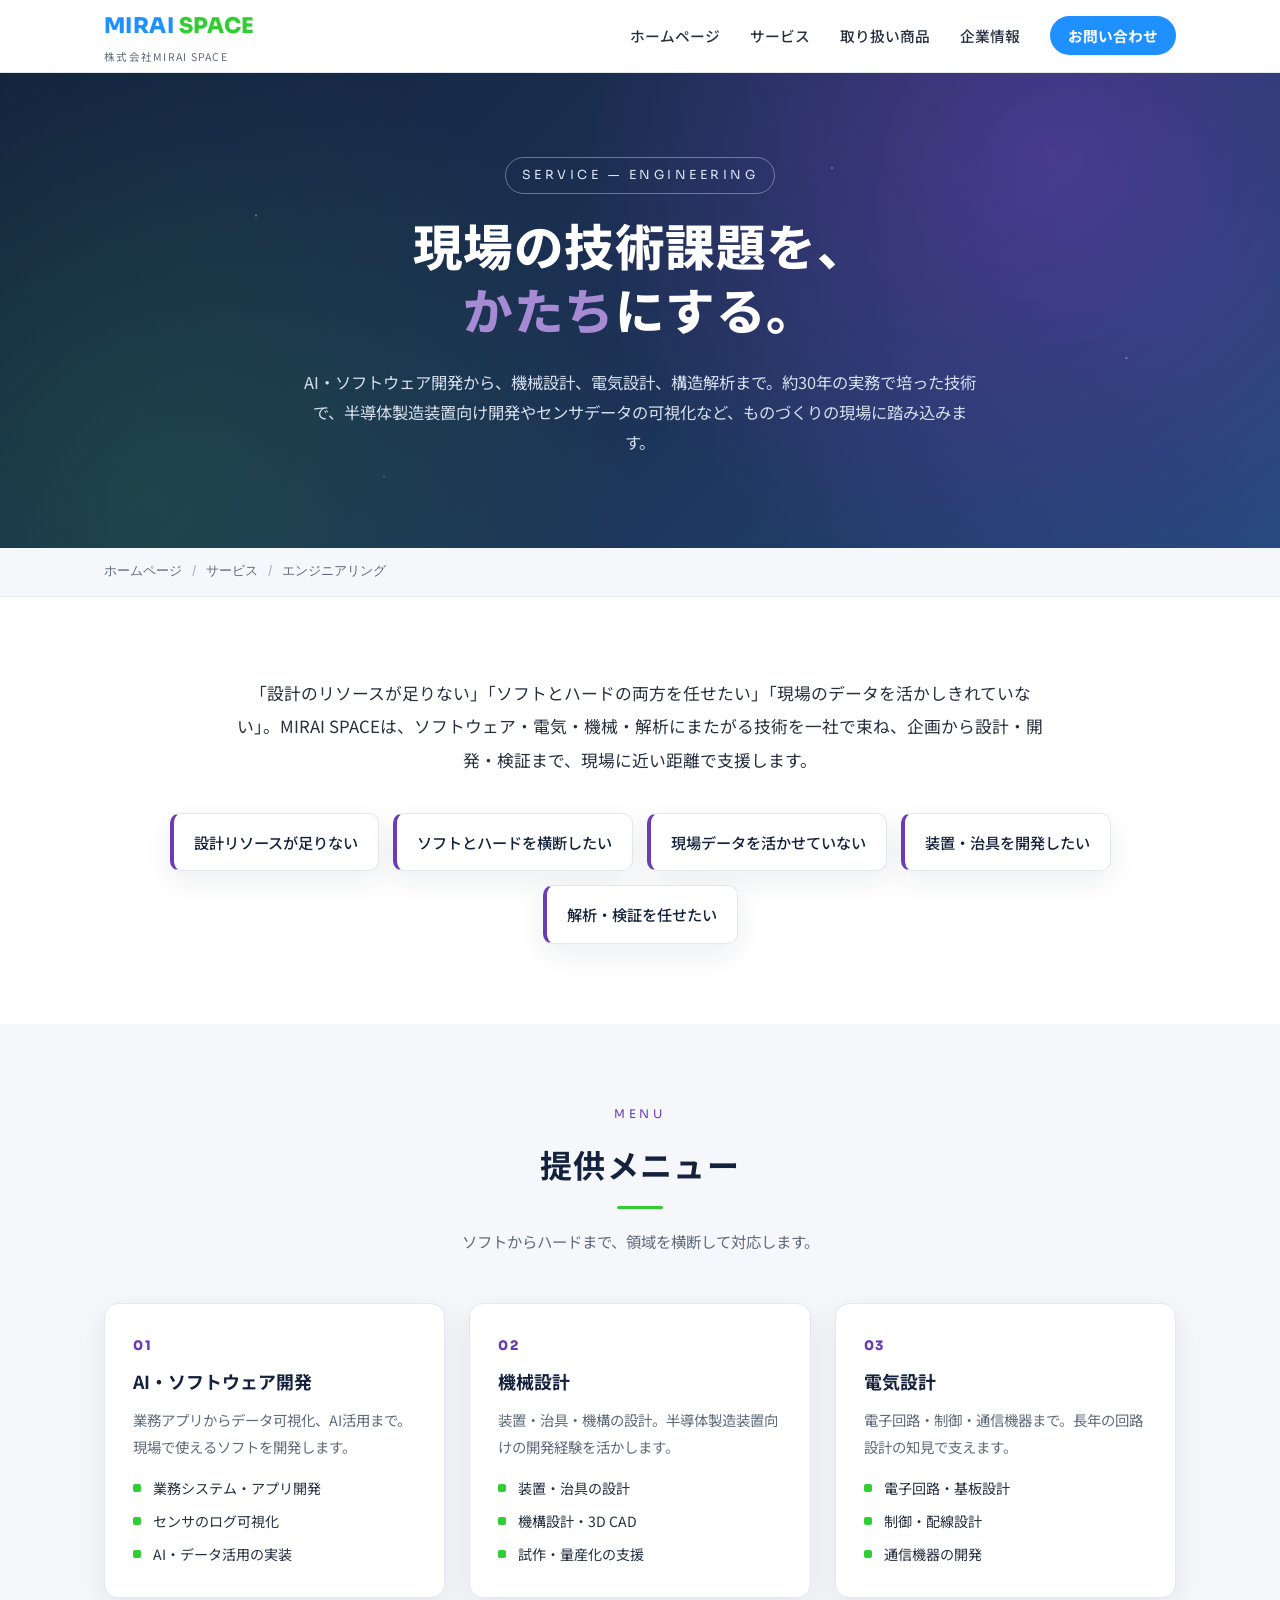
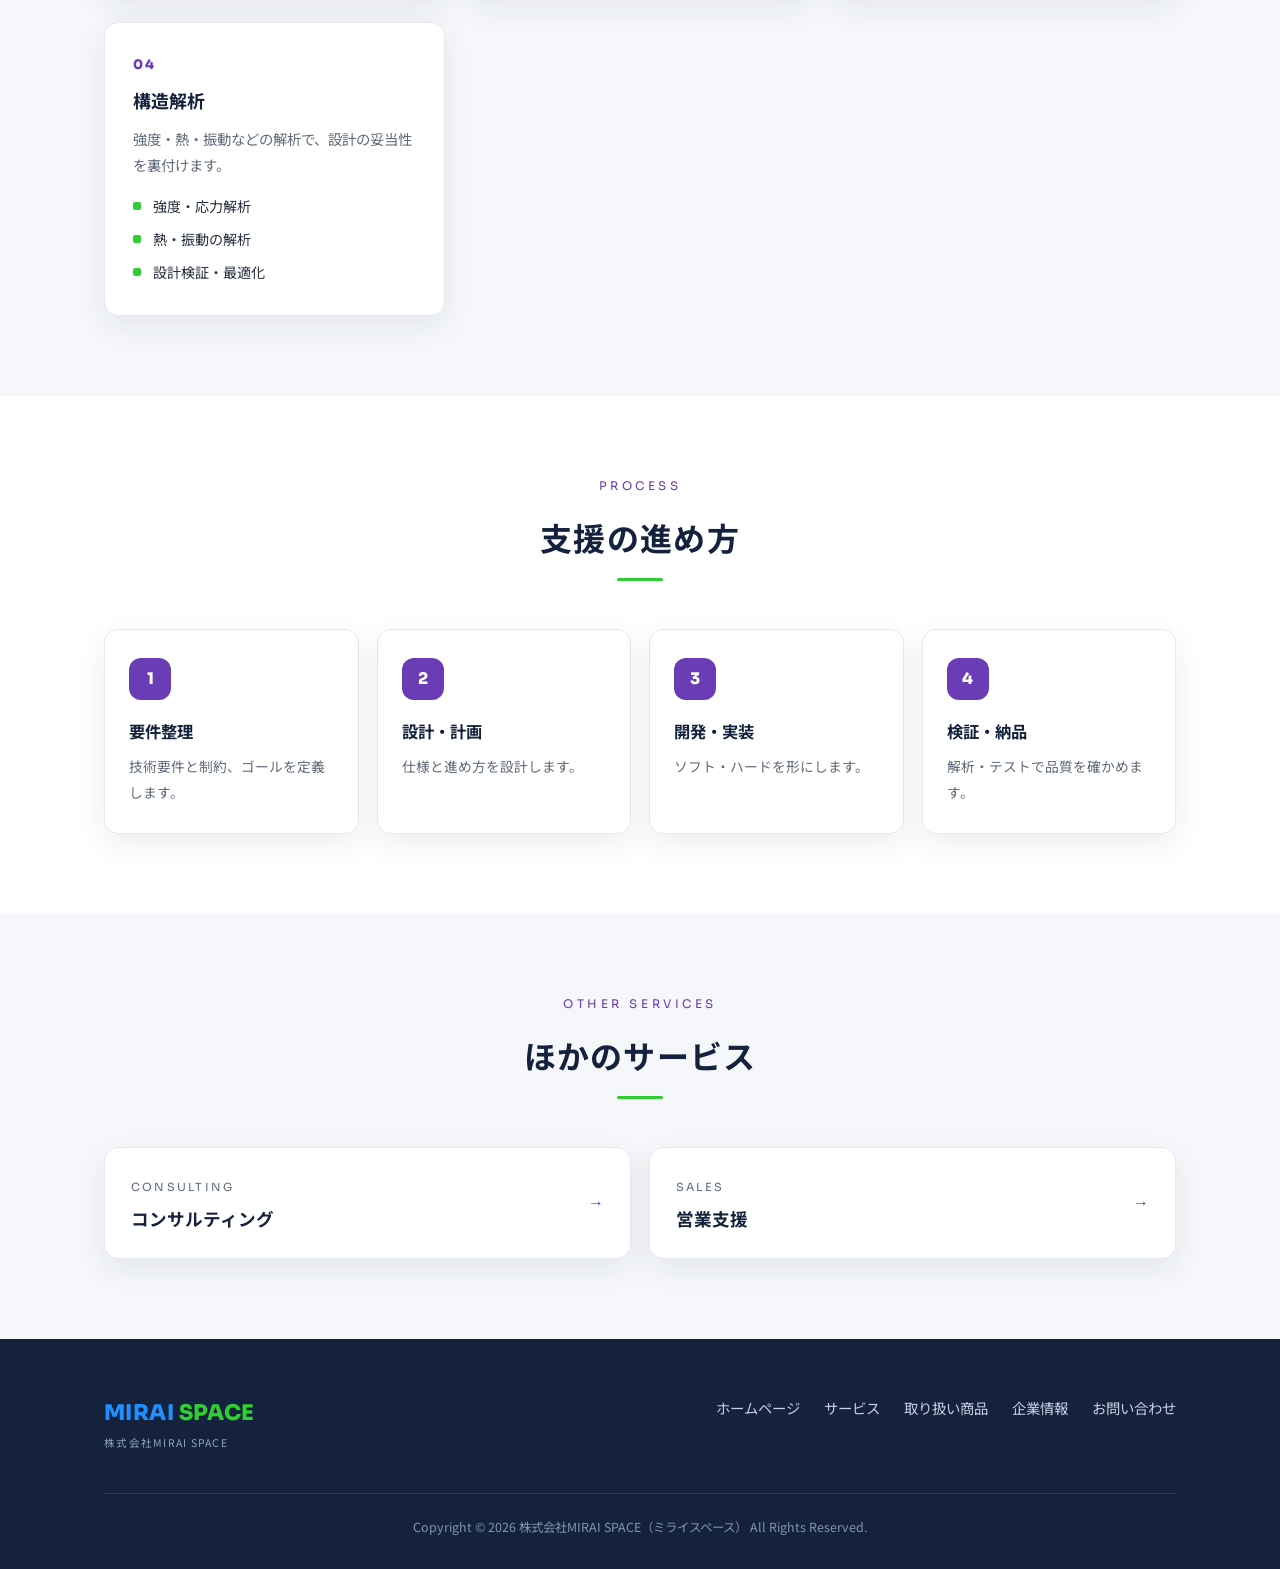
<file: service-engineering.html>
<!DOCTYPE html>
<html lang="ja">
<head>
<meta charset="UTF-8">
<meta name="viewport" content="width=device-width, initial-scale=1.0">
<title>エンジニアリング | サービス | 株式会社MIRAI SPACE</title>
<meta name="description" content="株式会社MIRAI SPACEのエンジニアリング。AI・ソフトウェア開発、機械設計、電気設計、構造解析まで。半導体製造装置向け開発やセンサのログ可視化など、現場の技術課題に応えます。">
<link rel="preconnect" href="https://fonts.googleapis.com">
<link rel="preconnect" href="https://fonts.gstatic.com" crossorigin>
<link href="https://fonts.googleapis.com/css2?family=Noto+Sans+JP:wght@400;500;700&family=Sora:wght@400;600;700;800&display=swap" rel="stylesheet">
<link rel="stylesheet" href="assets/service.css">
<style>:root{--accent:#6a3cb5;--accent-soft:#efe8fb}</style>
</head>
<body>

<header class="site">
  <div class="wrap bar">
    <a class="logo" href="index.html"><span class="mark">MIRAI<span>&nbsp;SPACE</span></span><span class="sub">株式会社MIRAI SPACE</span></a>
    <button class="navtoggle" aria-label="メニュー" onclick="document.getElementById('gnav').classList.toggle('open')"><span></span><span></span><span></span></button>
    <nav class="global" id="gnav"><ul>
      <li><a href="index.html">ホームページ</a></li>
      <li><a href="service.html">サービス</a></li>
      <li><a href="products.html">取り扱い商品</a></li>
      <li><a href="company.html">企業情報</a></li>
      <li><a class="cta" href="contact.html">お問い合わせ</a></li>
    </ul></nav>
  </div>
</header>

<section class="hero">
  <div class="stars"></div>
  <div class="wrap inner">
    <span class="eyebrow">SERVICE — ENGINEERING</span>
    <h1>現場の技術課題を、<br><span class="accent">かたち</span>にする。</h1>
    <p class="lead">AI・ソフトウェア開発から、機械設計、電気設計、構造解析まで。約30年の実務で培った技術で、半導体製造装置向け開発やセンサデータの可視化など、ものづくりの現場に踏み込みます。</p>
  </div>
</section>
<div class="crumb"><div class="wrap"><a href="index.html">ホームページ</a><span class="sep">/</span><span>サービス</span><span class="sep">/</span><span>エンジニアリング</span></div></div>

<section class="section">
  <div class="wrap">
    <div class="lead-block reveal">
      <p>「設計のリソースが足りない」「ソフトとハードの両方を任せたい」「現場のデータを活かしきれていない」。MIRAI SPACEは、ソフトウェア・電気・機械・解析にまたがる技術を一社で束ね、企画から設計・開発・検証まで、現場に近い距離で支援します。</p>
    </div>
    <div class="problems reveal" style="margin-top:36px">
      <div class="p">設計リソースが足りない</div>
      <div class="p">ソフトとハードを横断したい</div>
      <div class="p">現場データを活かせていない</div>
      <div class="p">装置・治具を開発したい</div>
      <div class="p">解析・検証を任せたい</div>
    </div>
  </div>
</section>

<section class="section alt">
  <div class="wrap">
    <div class="head"><span class="en">Menu</span><h2 class="ja">提供メニュー</h2><p class="desc">ソフトからハードまで、領域を横断して対応します。</p></div>
    <div class="menu">
      <article class="item reveal"><div class="no">01</div><h3>AI・ソフトウェア開発</h3><p>業務アプリからデータ可視化、AI活用まで。現場で使えるソフトを開発します。</p><ul><li>業務システム・アプリ開発</li><li>センサのログ可視化</li><li>AI・データ活用の実装</li></ul></article>
      <article class="item reveal"><div class="no">02</div><h3>機械設計</h3><p>装置・治具・機構の設計。半導体製造装置向けの開発経験を活かします。</p><ul><li>装置・治具の設計</li><li>機構設計・3D CAD</li><li>試作・量産化の支援</li></ul></article>
      <article class="item reveal"><div class="no">03</div><h3>電気設計</h3><p>電子回路・制御・通信機器まで。長年の回路設計の知見で支えます。</p><ul><li>電子回路・基板設計</li><li>制御・配線設計</li><li>通信機器の開発</li></ul></article>
      <article class="item reveal"><div class="no">04</div><h3>構造解析</h3><p>強度・熱・振動などの解析で、設計の妥当性を裏付けます。</p><ul><li>強度・応力解析</li><li>熱・振動の解析</li><li>設計検証・最適化</li></ul></article>
    </div>
  </div>
</section>

<section class="section">
  <div class="wrap">
    <div class="head"><span class="en">Process</span><h2 class="ja">支援の進め方</h2></div>
    <div class="steps">
      <div class="step reveal"><div class="n">1</div><h4>要件整理</h4><p>技術要件と制約、ゴールを定義します。</p></div>
      <div class="step reveal"><div class="n">2</div><h4>設計・計画</h4><p>仕様と進め方を設計します。</p></div>
      <div class="step reveal"><div class="n">3</div><h4>開発・実装</h4><p>ソフト・ハードを形にします。</p></div>
      <div class="step reveal"><div class="n">4</div><h4>検証・納品</h4><p>解析・テストで品質を確かめます。</p></div>
    </div>
  </div>
</section>

<section class="section alt">
  <div class="wrap">
    <div class="head"><span class="en">Other Services</span><h2 class="ja">ほかのサービス</h2></div>
    <div class="siblings">
      <a class="sib reveal" href="service-consulting.html"><div class="l"><span class="en">CONSULTING</span><h4>コンサルティング</h4></div><span class="ar">→</span></a>
      <a class="sib reveal" href="service-sales.html"><div class="l"><span class="en">SALES</span><h4>営業支援</h4></div><span class="ar">→</span></a>
    </div>
  </div>
</section>

<footer class="site"><div class="wrap">
  <div class="top">
    <a class="logo" href="index.html"><span class="mark">MIRAI<span style="color:#32CD32">&nbsp;SPACE</span></span><span class="sub">株式会社MIRAI SPACE</span></a>
    <nav><ul>
      <li><a href="index.html">ホームページ</a></li>
      <li><a href="service.html">サービス</a></li>
      <li><a href="products.html">取り扱い商品</a></li>
      <li><a href="company.html">企業情報</a></li>
      <li><a href="contact.html">お問い合わせ</a></li>
    </ul></nav>
  </div>
  <div class="copy">Copyright © 2026 株式会社MIRAI SPACE（ミライスペース） All Rights Reserved.</div>
</div></footer>

<script src="assets/reveal.js"></script>
</body>
</html>
</file>
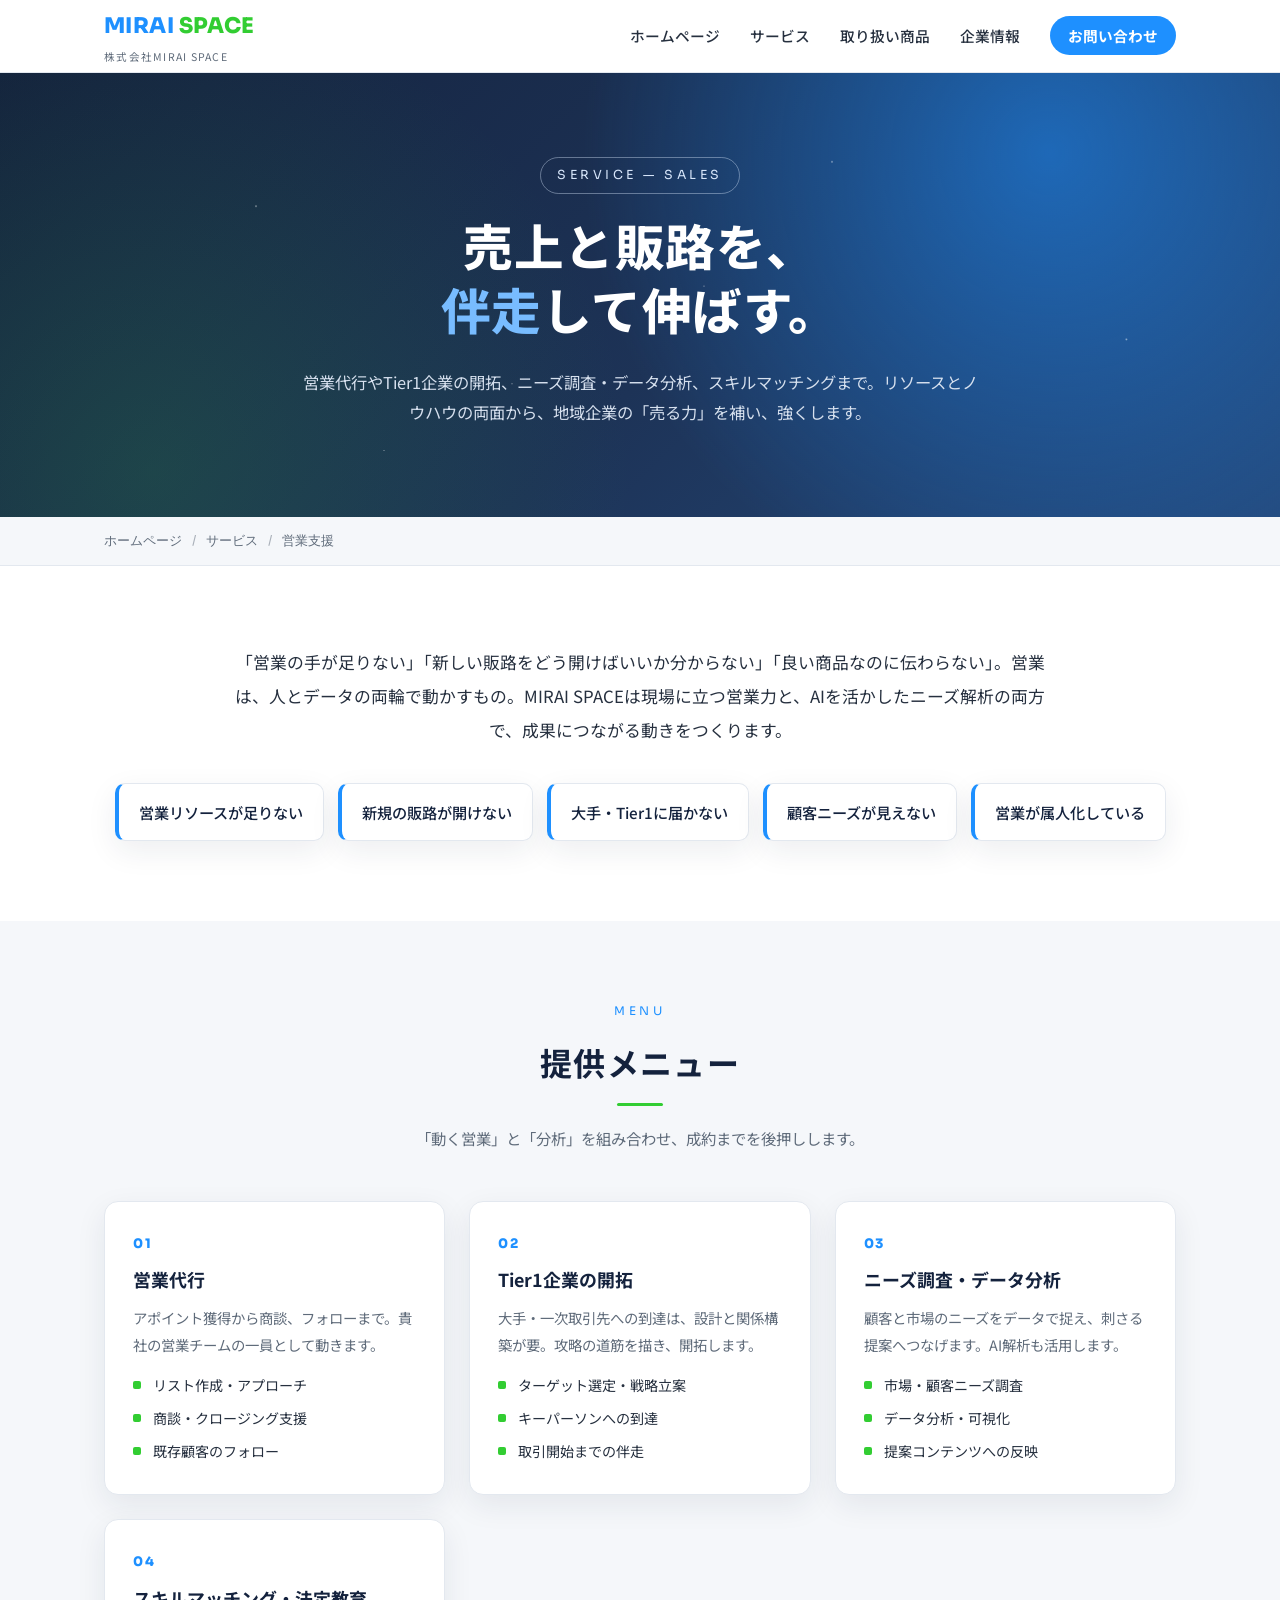
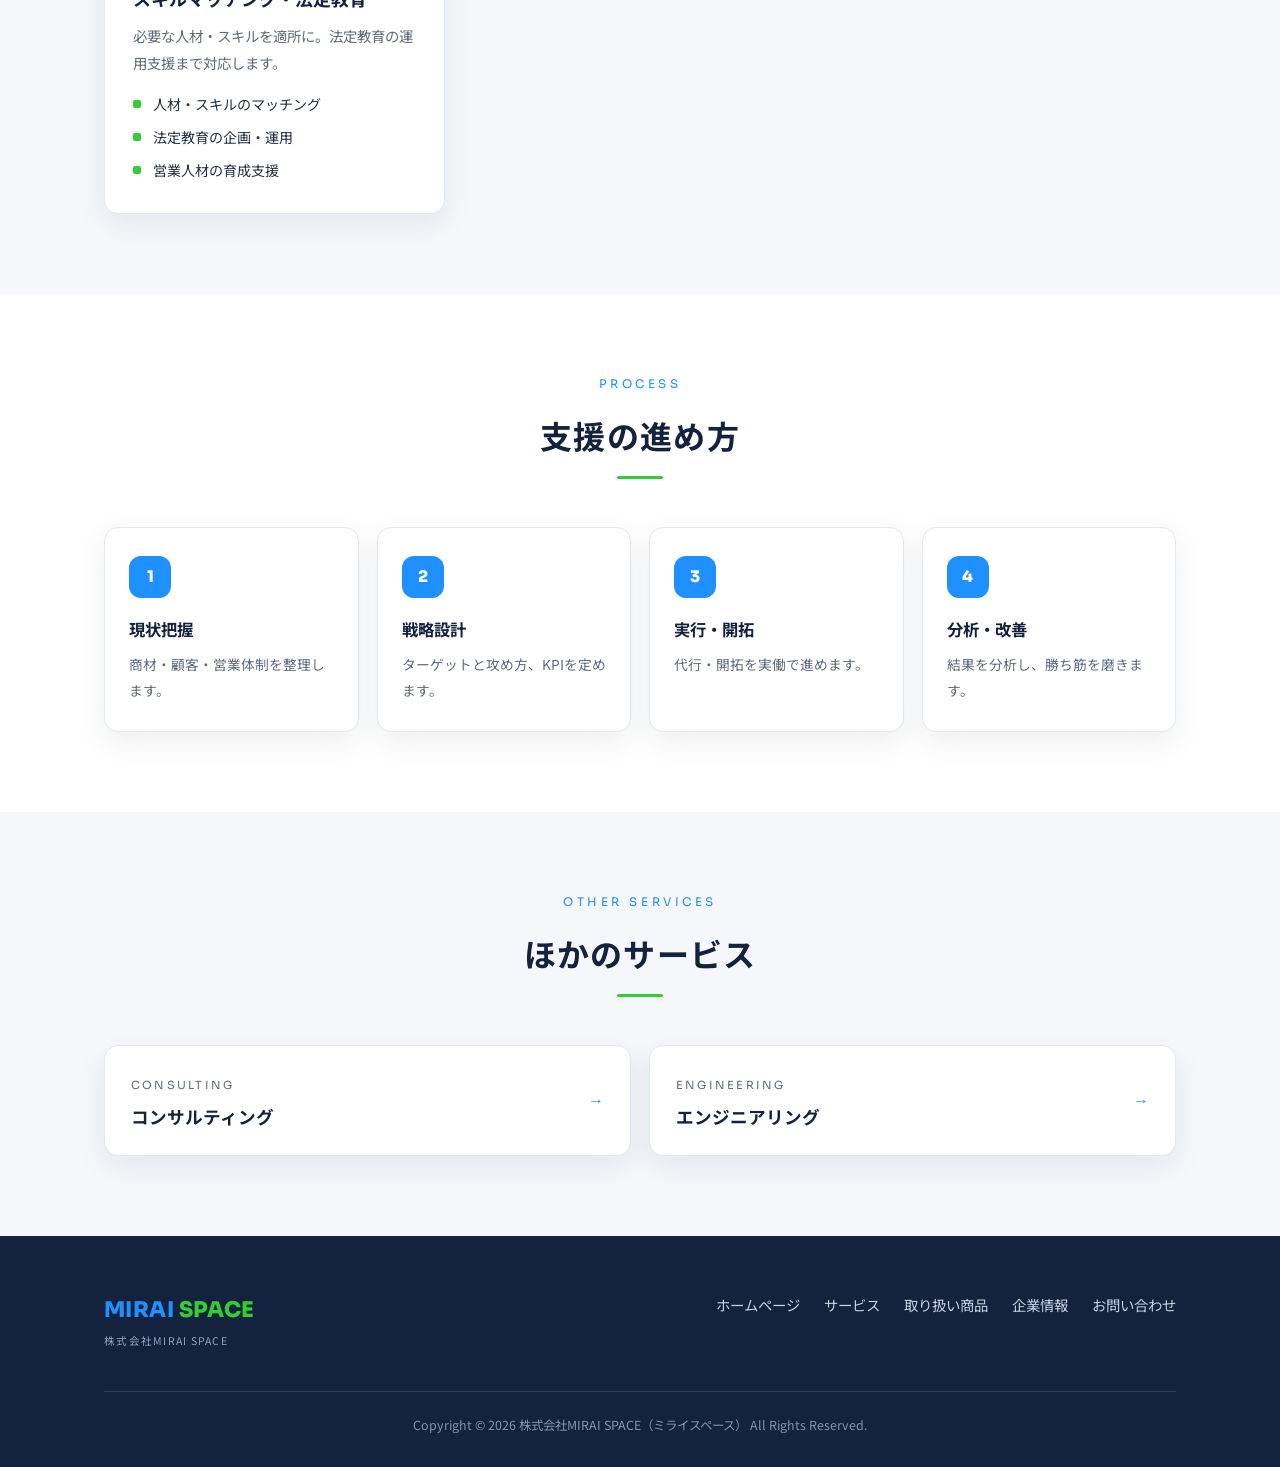
<file: service-sales.html>
<!DOCTYPE html>
<html lang="ja">
<head>
<meta charset="UTF-8">
<meta name="viewport" content="width=device-width, initial-scale=1.0">
<title>営業支援 | サービス | 株式会社MIRAI SPACE</title>
<meta name="description" content="株式会社MIRAI SPACEの営業支援。営業代行、Tier1企業開拓、ニーズ調査・データ分析、スキルマッチング、法定教育まで。仙台・東北の地域企業の売上と販路の拡大を後押しします。">
<link rel="preconnect" href="https://fonts.googleapis.com">
<link rel="preconnect" href="https://fonts.gstatic.com" crossorigin>
<link href="https://fonts.googleapis.com/css2?family=Noto+Sans+JP:wght@400;500;700&family=Sora:wght@400;600;700;800&display=swap" rel="stylesheet">
<link rel="stylesheet" href="assets/service.css">
<style>:root{--accent:var(--blue);--accent-soft:var(--blue-soft)}</style>
</head>
<body>

<header class="site">
  <div class="wrap bar">
    <a class="logo" href="index.html"><span class="mark">MIRAI<span>&nbsp;SPACE</span></span><span class="sub">株式会社MIRAI SPACE</span></a>
    <button class="navtoggle" aria-label="メニュー" onclick="document.getElementById('gnav').classList.toggle('open')"><span></span><span></span><span></span></button>
    <nav class="global" id="gnav"><ul>
      <li><a href="index.html">ホームページ</a></li>
      <li><a href="service.html">サービス</a></li>
      <li><a href="products.html">取り扱い商品</a></li>
      <li><a href="company.html">企業情報</a></li>
      <li><a class="cta" href="contact.html">お問い合わせ</a></li>
    </ul></nav>
  </div>
</header>

<section class="hero">
  <div class="stars"></div>
  <div class="wrap inner">
    <span class="eyebrow">SERVICE — SALES</span>
    <h1>売上と販路を、<br><span class="accent">伴走</span>して伸ばす。</h1>
    <p class="lead">営業代行やTier1企業の開拓、ニーズ調査・データ分析、スキルマッチングまで。リソースとノウハウの両面から、地域企業の「売る力」を補い、強くします。</p>
  </div>
</section>
<div class="crumb"><div class="wrap"><a href="index.html">ホームページ</a><span class="sep">/</span><span>サービス</span><span class="sep">/</span><span>営業支援</span></div></div>

<section class="section">
  <div class="wrap">
    <div class="lead-block reveal">
      <p>「営業の手が足りない」「新しい販路をどう開けばいいか分からない」「良い商品なのに伝わらない」。営業は、人とデータの両輪で動かすもの。MIRAI SPACEは現場に立つ営業力と、AIを活かしたニーズ解析の両方で、成果につながる動きをつくります。</p>
    </div>
    <div class="problems reveal" style="margin-top:36px">
      <div class="p">営業リソースが足りない</div>
      <div class="p">新規の販路が開けない</div>
      <div class="p">大手・Tier1に届かない</div>
      <div class="p">顧客ニーズが見えない</div>
      <div class="p">営業が属人化している</div>
    </div>
  </div>
</section>

<section class="section alt">
  <div class="wrap">
    <div class="head"><span class="en">Menu</span><h2 class="ja">提供メニュー</h2><p class="desc">「動く営業」と「分析」を組み合わせ、成約までを後押しします。</p></div>
    <div class="menu">
      <article class="item reveal"><div class="no">01</div><h3>営業代行</h3><p>アポイント獲得から商談、フォローまで。貴社の営業チームの一員として動きます。</p><ul><li>リスト作成・アプローチ</li><li>商談・クロージング支援</li><li>既存顧客のフォロー</li></ul></article>
      <article class="item reveal"><div class="no">02</div><h3>Tier1企業の開拓</h3><p>大手・一次取引先への到達は、設計と関係構築が要。攻略の道筋を描き、開拓します。</p><ul><li>ターゲット選定・戦略立案</li><li>キーパーソンへの到達</li><li>取引開始までの伴走</li></ul></article>
      <article class="item reveal"><div class="no">03</div><h3>ニーズ調査・データ分析</h3><p>顧客と市場のニーズをデータで捉え、刺さる提案へつなげます。AI解析も活用します。</p><ul><li>市場・顧客ニーズ調査</li><li>データ分析・可視化</li><li>提案コンテンツへの反映</li></ul></article>
      <article class="item reveal"><div class="no">04</div><h3>スキルマッチング・法定教育</h3><p>必要な人材・スキルを適所に。法定教育の運用支援まで対応します。</p><ul><li>人材・スキルのマッチング</li><li>法定教育の企画・運用</li><li>営業人材の育成支援</li></ul></article>
    </div>
  </div>
</section>

<section class="section">
  <div class="wrap">
    <div class="head"><span class="en">Process</span><h2 class="ja">支援の進め方</h2></div>
    <div class="steps">
      <div class="step reveal"><div class="n">1</div><h4>現状把握</h4><p>商材・顧客・営業体制を整理します。</p></div>
      <div class="step reveal"><div class="n">2</div><h4>戦略設計</h4><p>ターゲットと攻め方、KPIを定めます。</p></div>
      <div class="step reveal"><div class="n">3</div><h4>実行・開拓</h4><p>代行・開拓を実働で進めます。</p></div>
      <div class="step reveal"><div class="n">4</div><h4>分析・改善</h4><p>結果を分析し、勝ち筋を磨きます。</p></div>
    </div>
  </div>
</section>

<section class="section alt">
  <div class="wrap">
    <div class="head"><span class="en">Other Services</span><h2 class="ja">ほかのサービス</h2></div>
    <div class="siblings">
      <a class="sib reveal" href="service-consulting.html"><div class="l"><span class="en">CONSULTING</span><h4>コンサルティング</h4></div><span class="ar">→</span></a>
      <a class="sib reveal" href="service-engineering.html"><div class="l"><span class="en">ENGINEERING</span><h4>エンジニアリング</h4></div><span class="ar">→</span></a>
    </div>
  </div>
</section>

<footer class="site"><div class="wrap">
  <div class="top">
    <a class="logo" href="index.html"><span class="mark">MIRAI<span style="color:#32CD32">&nbsp;SPACE</span></span><span class="sub">株式会社MIRAI SPACE</span></a>
    <nav><ul>
      <li><a href="index.html">ホームページ</a></li>
      <li><a href="service.html">サービス</a></li>
      <li><a href="products.html">取り扱い商品</a></li>
      <li><a href="company.html">企業情報</a></li>
      <li><a href="contact.html">お問い合わせ</a></li>
    </ul></nav>
  </div>
  <div class="copy">Copyright © 2026 株式会社MIRAI SPACE（ミライスペース） All Rights Reserved.</div>
</div></footer>

<script src="assets/reveal.js"></script>
</body>
</html>
</file>
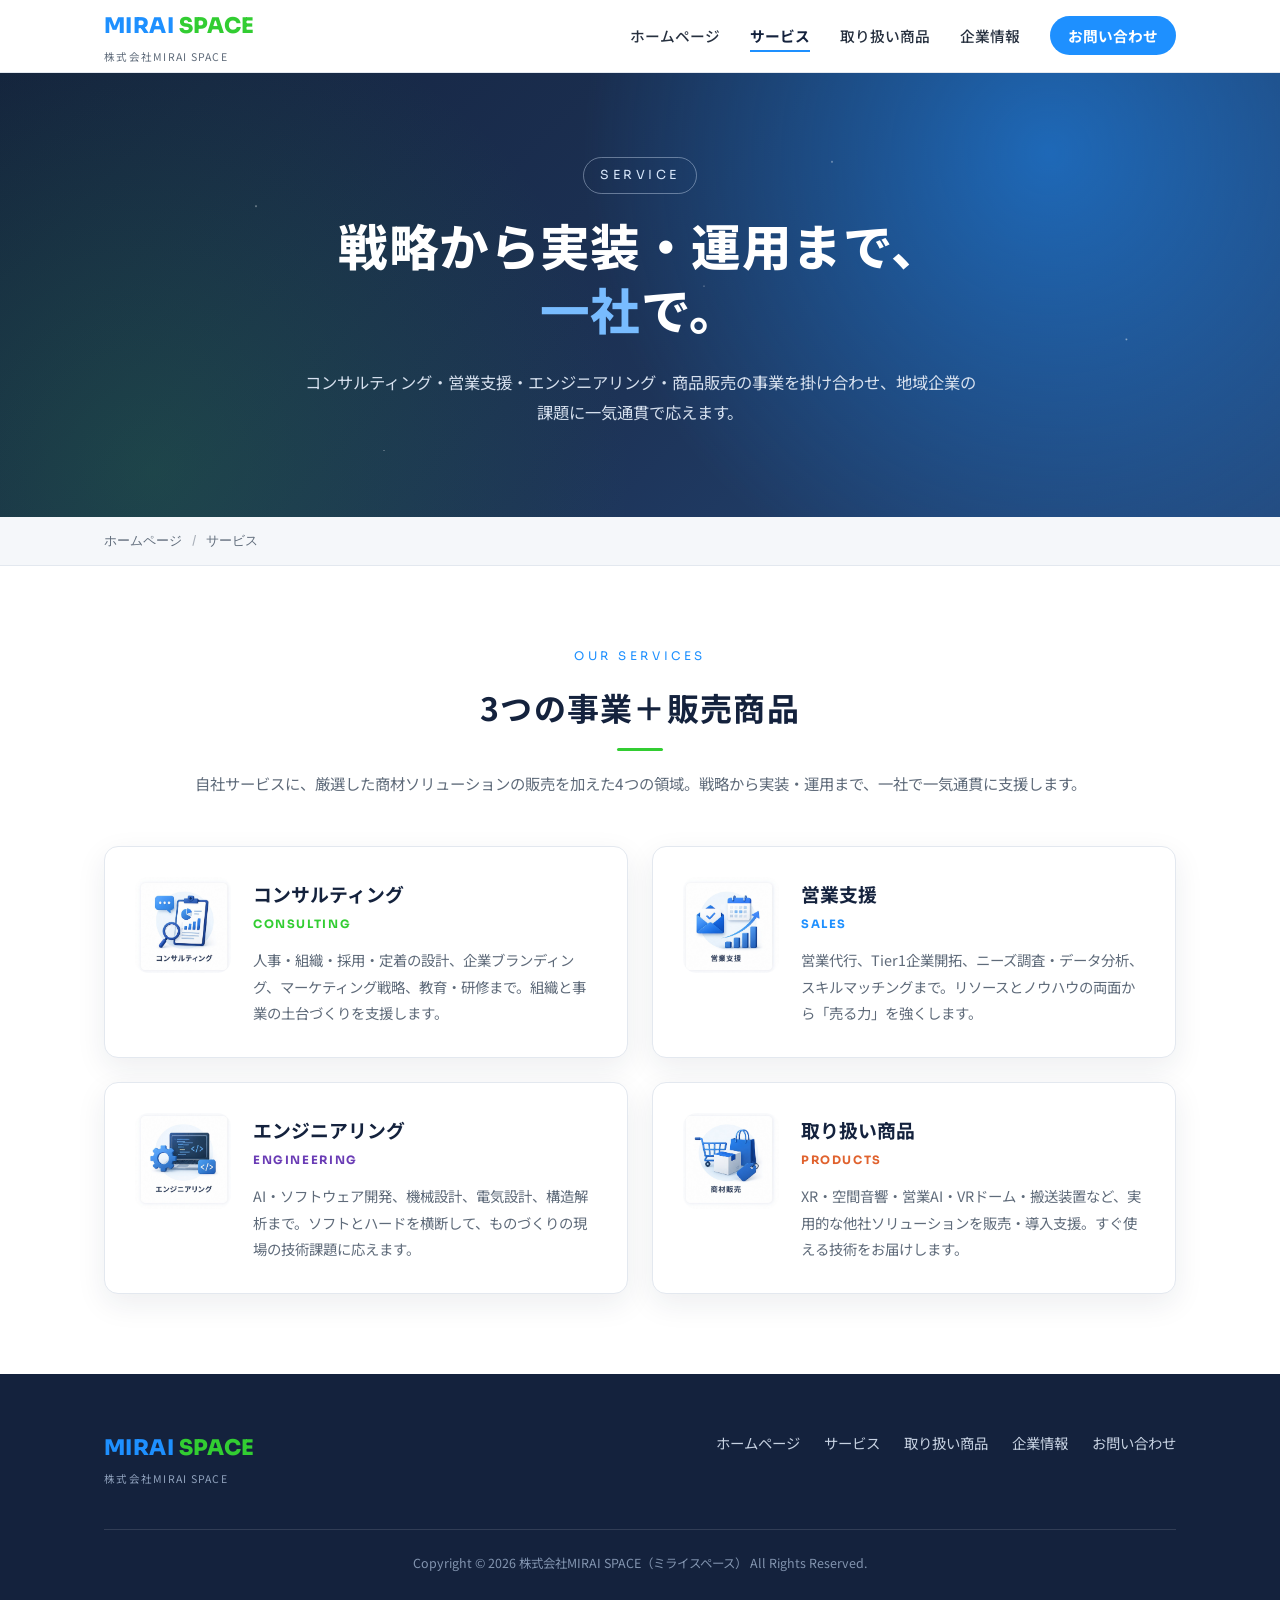
<file: service.html>
<!DOCTYPE html>
<html lang="ja">
<head>
<meta charset="UTF-8">
<meta name="viewport" content="width=device-width, initial-scale=1.0">
<title>サービス | 株式会社MIRAI SPACE</title>
<meta name="description" content="株式会社MIRAI SPACEのサービス。コンサルティング・営業支援・エンジニアリングの3つの事業で、戦略から実装・運用まで地域企業を一社で総合支援します。">
<link rel="preconnect" href="https://fonts.googleapis.com">
<link rel="preconnect" href="https://fonts.gstatic.com" crossorigin>
<link href="https://fonts.googleapis.com/css2?family=Noto+Sans+JP:wght@400;500;700&family=Sora:wght@400;600;700;800&display=swap" rel="stylesheet">
<link rel="stylesheet" href="assets/service.css">
<style>
  /* service-index specific */
  .svc-list{display:grid;grid-template-columns:1fr;gap:26px;max-width:960px;margin:0 auto}
  .svc-row{display:grid;grid-template-columns:84px 1fr auto;gap:28px;align-items:center;background:#fff;border:1px solid var(--line);border-radius:var(--radius);box-shadow:var(--shadow);padding:32px 34px;position:relative;overflow:hidden;transition:transform .3s,box-shadow .3s}
  .svc-row::before{content:"";position:absolute;left:0;top:0;width:6px;height:100%;background:var(--c)}
  .svc-row:hover{transform:translateY(-4px);box-shadow:0 18px 44px rgba(20,34,61,.13)}
  .svc-row.c1{--c:var(--green)} .svc-row.c2{--c:var(--blue)} .svc-row.c3{--c:#6a3cb5}
  .svc-row .badge{width:84px;height:84px;border-radius:18px;background:var(--c);color:#fff;display:flex;align-items:center;justify-content:center;font-family:"Sora";font-weight:800;font-size:1.7rem}
  .svc-row .body .en{font-family:"Sora";font-size:.72rem;letter-spacing:.22em;color:var(--c);text-transform:uppercase}
  .svc-row .body h3{font-size:1.32rem;color:var(--navy);font-weight:700;margin-top:4px}
  .svc-row .body p{margin-top:10px;color:var(--muted);font-size:.94rem;max-width:52ch}
  .svc-row .body .tags{margin-top:14px;display:flex;flex-wrap:wrap;gap:8px}
  .svc-row .body .tags span{font-size:.78rem;color:var(--ink);background:var(--bg-alt);border:1px solid var(--line);border-radius:999px;padding:5px 12px}
  .svc-row .go{flex:none;width:52px;height:52px;border-radius:50%;border:1.5px solid var(--c);color:var(--c);display:flex;align-items:center;justify-content:center;font-family:"Sora";font-weight:800;font-size:1.2rem;transition:.25s}
  .svc-row:hover .go{background:var(--c);color:#fff}
  @media(max-width:760px){
    .svc-row{grid-template-columns:64px 1fr;gap:18px;padding:24px 22px}
    .svc-row .badge{width:64px;height:64px;font-size:1.3rem;border-radius:14px}
    .svc-row .go{display:none}
  }
</style>
</head>
<body>

<header class="site">
  <div class="wrap bar">
    <a class="logo" href="index.html"><span class="mark">MIRAI<span>&nbsp;SPACE</span></span><span class="sub">株式会社MIRAI SPACE</span></a>
    <button class="navtoggle" aria-label="メニュー" onclick="document.getElementById('gnav').classList.toggle('open')"><span></span><span></span><span></span></button>
    <nav class="global" id="gnav"><ul>
      <li><a href="index.html">ホームページ</a></li>
      <li><a class="current" href="service.html">サービス</a></li>
      <li><a href="products.html">取り扱い商品</a></li>
      <li><a href="company.html">企業情報</a></li>
      <li><a class="cta" href="contact.html">お問い合わせ</a></li>
    </ul></nav>
  </div>
</header>

<section class="hero">
  <div class="stars"></div>
  <div class="wrap inner">
    <span class="eyebrow">SERVICE</span>
    <h1><span style="white-space:nowrap">戦略から</span><span style="white-space:nowrap">実装・運用まで、</span><br><span class="accent">一社</span>で。</h1>
    <p class="lead">コンサルティング・営業支援・エンジニアリング・商品販売の事業を掛け合わせ、地域企業の課題に一気通貫で応えます。</p>
  </div>
</section>
<div class="crumb"><div class="wrap"><a href="index.html">ホームページ</a><span class="sep">/</span><span>サービス</span></div></div>

<section class="section">
  <div class="wrap">
    <div class="head"><span class="en">Our Services</span><h2 class="ja">3つの事業＋販売商品</h2><p class="desc">自社サービスに、厳選した商材ソリューションの販売を加えた4つの領域。戦略から実装・運用まで、一社で一気通貫に支援します。</p></div>
    <div class="pillars">
      <a class="pillar p1 reveal" href="service-consulting.html">
        <div class="tag"><img src="assets/services/consulting.png" alt="コンサルティング"></div>
        <div>
          <h3>コンサルティング</h3>
          <div class="psub">CONSULTING</div>
          <p>人事・組織・採用・定着の設計、企業ブランディング、マーケティング戦略、教育・研修まで。組織と事業の土台づくりを支援します。</p>
        </div>
        <span class="go">→</span>
      </a>
      <a class="pillar p2 reveal" href="service-sales.html">
        <div class="tag"><img src="assets/services/sales.png" alt="営業支援"></div>
        <div>
          <h3>営業支援</h3>
          <div class="psub">SALES</div>
          <p>営業代行、Tier1企業開拓、ニーズ調査・データ分析、スキルマッチングまで。リソースとノウハウの両面から「売る力」を強くします。</p>
        </div>
        <span class="go">→</span>
      </a>
      <a class="pillar p3 reveal" href="service-engineering.html">
        <div class="tag"><img src="assets/services/engineering.png" alt="エンジニアリング"></div>
        <div>
          <h3>エンジニアリング</h3>
          <div class="psub">ENGINEERING</div>
          <p>AI・ソフトウェア開発、機械設計、電気設計、構造解析まで。ソフトとハードを横断して、ものづくりの現場の技術課題に応えます。</p>
        </div>
        <span class="go">→</span>
      </a>
      <a class="pillar p4 reveal" href="products.html">
        <div class="tag"><img src="assets/services/product.png" alt="取り扱い商品"></div>
        <div>
          <h3>取り扱い商品</h3>
          <div class="psub">PRODUCTS</div>
          <p>XR・空間音響・営業AI・VRドーム・搬送装置など、実用的な他社ソリューションを販売・導入支援。すぐ使える技術をお届けします。</p>
        </div>
        <span class="go">→</span>
      </a>
    </div>
  </div>
</section>

<footer class="site"><div class="wrap">
  <div class="top">
    <a class="logo" href="index.html"><span class="mark">MIRAI<span style="color:#32CD32">&nbsp;SPACE</span></span><span class="sub">株式会社MIRAI SPACE</span></a>
    <nav><ul>
      <li><a href="index.html">ホームページ</a></li>
      <li><a href="service.html">サービス</a></li>
      <li><a href="products.html">取り扱い商品</a></li>
      <li><a href="company.html">企業情報</a></li>
      <li><a href="contact.html">お問い合わせ</a></li>
    </ul></nav>
  </div>
  <div class="copy">Copyright © 2026 株式会社MIRAI SPACE（ミライスペース） All Rights Reserved.</div>
</div></footer>

<script src="assets/reveal.js"></script>
</body>
</html>
</file>
<file: assets/service.css>
/* ===== MIRAI SPACE service pages — shared styles ===== */
:root{
  --navy:#14223d; --navy-2:#1d3357; --blue:#1E90FF; --blue-soft:#eaf1f9;
  --green:#32CD32; --green-soft:#e9f6ee; --ink:#26303f; --muted:#5f6b7a;
  --line:#e3e8ef; --bg:#ffffff; --bg-alt:#f5f7fa;
  --radius:14px; --shadow:0 10px 30px rgba(20,34,61,.08); --maxw:1120px;
  --accent:var(--blue); --accent-soft:var(--blue-soft);
}
*{box-sizing:border-box;margin:0;padding:0}
html{scroll-behavior:smooth}
body{font-family:"Noto Sans JP",sans-serif;color:var(--ink);background:var(--bg);line-height:1.85;-webkit-font-smoothing:antialiased}
a{color:inherit;text-decoration:none}
.wrap{max-width:var(--maxw);margin:0 auto;padding:0 24px}

/* Header */
header.site{position:sticky;top:0;z-index:50;background:rgba(255,255,255,.92);backdrop-filter:blur(10px);border-bottom:1px solid var(--line)}
.site .bar{display:flex;align-items:center;justify-content:space-between;height:72px}
.logo{display:flex;align-items:baseline;gap:.5em;font-family:"Sora",sans-serif}
.logo .mark{font-weight:800;font-size:1.35rem;letter-spacing:.02em;color:var(--blue)}
.logo .mark span{color:var(--green)}
.logo .sub{font-size:.66rem;letter-spacing:.18em;color:var(--muted);font-family:"Noto Sans JP"}
header.site .logo{flex-direction:column;align-items:flex-start;gap:1px}
header.site .logo .sub{letter-spacing:.12em}
nav.global ul{display:flex;list-style:none;gap:30px;align-items:center}
nav.global a{font-size:.92rem;font-weight:500;color:var(--ink);position:relative;padding:6px 0}
nav.global a::after{content:"";position:absolute;left:0;bottom:0;width:0;height:2px;background:var(--accent);transition:width .25s}
nav.global a:hover::after,nav.global a.current::after{width:100%}
nav.global a.current{color:var(--navy);font-weight:700}
nav.global a.cta{background:var(--blue);color:#fff;padding:9px 18px;border-radius:999px;font-weight:700}
nav.global a.cta::after{display:none}
nav.global a.cta:hover{background:var(--navy)}
.navtoggle{display:none;background:none;border:0;cursor:pointer;width:34px;height:34px}
.navtoggle span{display:block;height:2px;background:var(--navy);margin:6px 0;transition:.3s}

/* Hero */
.hero{position:relative;overflow:hidden;color:#fff;background:linear-gradient(135deg,var(--navy) 0%,var(--navy-2) 55%,#244a7d 100%)}
.hero::before{content:"";position:absolute;inset:0;background:radial-gradient(circle at 82% 18%,color-mix(in srgb,var(--accent) 55%,transparent),transparent 42%),radial-gradient(circle at 12% 90%,rgba(47,158,68,.22),transparent 40%);pointer-events:none}
.hero .stars{position:absolute;inset:0;opacity:.5;background-image:radial-gradient(1.5px 1.5px at 20% 30%,#fff,transparent),radial-gradient(1.5px 1.5px at 65% 20%,#fff,transparent),radial-gradient(1px 1px at 40% 70%,#fff,transparent),radial-gradient(1.5px 1.5px at 88% 60%,#fff,transparent),radial-gradient(1px 1px at 55% 48%,#fff,transparent),radial-gradient(1px 1px at 30% 85%,#fff,transparent);background-repeat:no-repeat}
.hero .inner{position:relative;padding:84px 24px 90px;text-align:center}
.hero .eyebrow{display:inline-block;font-family:"Sora";font-size:.78rem;letter-spacing:.28em;color:#d7e6fa;border:1px solid rgba(215,230,250,.4);padding:6px 16px;border-radius:999px;margin-bottom:24px}
.hero h1{font-family:"Sora","Noto Sans JP",sans-serif;font-weight:800;font-size:clamp(2rem,5vw,3.1rem);line-height:1.28;letter-spacing:.01em}
.hero h1 .accent{color:color-mix(in srgb,var(--accent) 60%,#fff)}
.hero p.lead{margin:22px auto 0;max-width:680px;color:#d6e0ee;font-size:1.02rem}

/* breadcrumb */
.crumb{background:var(--bg-alt);border-bottom:1px solid var(--line)}
.crumb .wrap{display:flex;gap:10px;align-items:center;height:48px;font-size:.8rem;color:var(--muted);font-family:"Sora"}
.crumb a:hover{color:var(--accent)}
.crumb .sep{opacity:.5}

/* sections */
.section{padding:80px 0}
.section.alt{background:var(--bg-alt)}
.head{margin-bottom:48px;text-align:center}
.head .en{display:block;font-family:"Sora";font-size:.74rem;letter-spacing:.3em;color:var(--accent);margin-bottom:10px;text-transform:uppercase}
.head .ja{font-size:clamp(1.5rem,3.4vw,2rem);font-weight:700;color:var(--navy);letter-spacing:.04em;display:inline-block;position:relative;padding-bottom:14px}
.head .ja::after{content:"";position:absolute;left:50%;transform:translateX(-50%);bottom:0;width:46px;height:3px;background:var(--green);border-radius:2px}
.head .desc{margin-top:18px;color:var(--muted);font-size:.96rem}
.head:has(+ .usecases) .desc{font-size:1.12rem;font-weight:700;color:var(--navy)}

/* intro lead */
.lead-block{max-width:820px;margin:0 auto;text-align:center}
.lead-block p{color:var(--ink);font-size:1.05rem;line-height:2}

/* problem chips */
.problems{display:flex;flex-wrap:wrap;gap:14px;justify-content:center;margin-top:8px}
.problems .p{background:#fff;border:1px solid var(--line);border-left:4px solid var(--accent);border-radius:10px;padding:14px 20px;font-weight:500;color:var(--navy);box-shadow:var(--shadow);font-size:.95rem}

/* menu grid */
.menu{display:grid;grid-template-columns:repeat(3,1fr);gap:24px}
.menu .item{background:#fff;border:1px solid var(--line);border-radius:var(--radius);padding:30px 28px;box-shadow:var(--shadow);transition:transform .3s,box-shadow .3s;position:relative;overflow:hidden}
.menu .item:hover{transform:translateY(-4px);box-shadow:0 18px 44px rgba(20,34,61,.13)}
.menu .item .no{font-family:"Sora";font-weight:800;font-size:.82rem;letter-spacing:.14em;color:var(--accent)}
.menu .item h3{margin-top:10px;font-size:1.12rem;color:var(--navy);font-weight:700;line-height:1.5}
.menu .item p{margin-top:12px;color:var(--muted);font-size:.9rem}
.menu .item ul{margin-top:14px;padding-left:0;list-style:none}
.menu .item li{position:relative;padding-left:20px;font-size:.88rem;color:var(--ink);margin-top:7px}
.menu .item li::before{content:"";position:absolute;left:0;top:9px;width:8px;height:8px;border-radius:2px;background:var(--green)}

/* process steps */
.steps{display:grid;grid-template-columns:repeat(4,1fr);gap:18px;counter-reset:step}
.step{background:#fff;border:1px solid var(--line);border-radius:var(--radius);padding:28px 24px;box-shadow:var(--shadow);position:relative}
.step .n{width:42px;height:42px;border-radius:12px;background:var(--accent);color:#fff;display:flex;align-items:center;justify-content:center;font-family:"Sora";font-weight:800}
.step h4{margin-top:16px;font-size:1.02rem;color:var(--navy);font-weight:700}
.step p{margin-top:8px;color:var(--muted);font-size:.86rem}

/* related */
.related{display:grid;grid-template-columns:repeat(2,1fr);gap:20px}
.rel{display:flex;gap:18px;align-items:center;background:#fff;border:1px solid var(--line);border-radius:var(--radius);padding:18px;box-shadow:var(--shadow)}
.rel .thumb{flex:none;width:96px;height:96px;border-radius:10px;overflow:hidden;background:#0f1a2e;display:flex;align-items:center;justify-content:center}
.rel .thumb img{width:100%;height:100%;object-fit:cover}
.rel h4{font-size:1.02rem;color:var(--navy);font-weight:700}
.rel p{margin-top:5px;color:var(--muted);font-size:.86rem}

/* buttons / cta */
.btn-outline{display:inline-flex;align-items:center;gap:9px;border:1.5px solid var(--accent);color:var(--accent);font-weight:700;font-size:.92rem;padding:12px 28px;border-radius:999px;transition:.25s}
.btn-outline:hover{background:var(--accent);color:#fff}
.btn-outline .arrow{transition:transform .25s}
.btn-outline:hover .arrow{transform:translateX(5px)}
.center-foot{text-align:center;margin-top:40px}
.cta-band{background:linear-gradient(120deg,var(--navy),var(--navy-2));color:#fff;border-radius:20px;text-align:center;padding:60px 32px;position:relative;overflow:hidden}
.cta-band::after{content:"";position:absolute;inset:0;background:radial-gradient(circle at 50% 0%,color-mix(in srgb,var(--accent) 55%,transparent),transparent 55%)}
.cta-band h3{position:relative;font-size:clamp(1.4rem,3vw,1.9rem);font-weight:700;letter-spacing:.04em}
.cta-band p{position:relative;margin-top:14px;color:#cfdaea}
.cta-band a{position:relative;display:inline-block;margin-top:28px;background:#fff;color:var(--navy);font-weight:700;padding:15px 40px;border-radius:999px;transition:transform .2s,background .2s}
.cta-band a:hover{transform:translateY(-2px);background:var(--accent);color:#fff}

/* footer */
footer.site{background:var(--navy);color:#c7d2e2;padding:54px 0 30px}
footer .top{display:flex;flex-wrap:wrap;justify-content:space-between;gap:30px;align-items:flex-start}
footer .logo{flex-direction:column;align-items:flex-start;gap:1px}
footer .logo .mark{color:var(--blue)}
footer .logo .sub{color:#90a2bd;letter-spacing:.12em}
footer nav ul{display:flex;flex-wrap:wrap;gap:24px;list-style:none}
footer nav a{font-size:.9rem;color:#c7d2e2;transition:color .2s}
footer nav a:hover{color:#fff}
footer .copy{margin-top:40px;padding-top:22px;border-top:1px solid rgba(255,255,255,.12);font-size:.78rem;color:#8294af;text-align:center}

/* siblings nav (other services) */
.siblings{display:grid;grid-template-columns:repeat(2,1fr);gap:18px}
.sib{display:flex;align-items:center;justify-content:space-between;gap:12px;background:#fff;border:1px solid var(--line);border-radius:var(--radius);padding:22px 26px;box-shadow:var(--shadow);transition:transform .25s,box-shadow .25s}
.sib:hover{transform:translateY(-3px);box-shadow:0 16px 40px rgba(20,34,61,.13)}
.sib .l .en{font-family:"Sora";font-size:.7rem;letter-spacing:.2em;color:var(--muted)}
.sib .l h4{font-size:1.1rem;color:var(--navy);font-weight:700;margin-top:3px}
.sib .ar{font-family:"Sora";font-weight:800;color:var(--accent)}

/* reveal */
.reveal{opacity:0;transform:translateY(26px);transition:opacity .7s,transform .7s}
.reveal.in{opacity:1;transform:none}

/* ===== business pillars (image cards) ===== */
.pillars{display:grid;grid-template-columns:repeat(2,1fr);gap:24px}
a.pillar{text-decoration:none;color:inherit}
.pillar{background:#fff;border:1px solid var(--line);border-radius:var(--radius);padding:30px 30px;box-shadow:var(--shadow);display:flex;gap:22px;align-items:flex-start;transition:transform .3s,box-shadow .3s;position:relative}
.pillar:hover{transform:translateY(-4px);box-shadow:0 18px 44px rgba(20,34,61,.13)}
.pillar .tag{flex:none;width:96px;height:96px;border-radius:14px;overflow:hidden;background:transparent;display:flex;align-items:center;justify-content:center}
.pillar .tag img{width:100%;height:100%;object-fit:contain;display:block}
.pillar.p1{--c:var(--green)} .pillar.p2{--c:var(--blue)} .pillar.p3{--c:#6a3cb5} .pillar.p4{--c:#e0622e}
.pillar h3{font-size:1.18rem;color:var(--navy);font-weight:700}
.pillar .psub{margin-top:2px;font-size:.72rem;letter-spacing:.14em;color:var(--c,var(--blue));font-family:"Sora";font-weight:700}
.pillar p{margin-top:12px;color:var(--muted);font-size:.9rem}
.pillar .go{position:absolute;right:24px;bottom:20px;font-family:"Sora";font-weight:800;color:var(--c,var(--blue));opacity:0;transform:translateX(-6px);transition:.25s}
.pillar:hover .go{opacity:1;transform:none}
.pillars-foot{margin-top:34px;text-align:center}
@media(max-width:920px){.pillars{grid-template-columns:1fr}}
.prod-hero{display:grid;grid-template-columns:1.05fr .95fr;gap:46px;align-items:center;position:relative}
.prod-hero .ptxt .eyebrow{margin-bottom:20px}
.prod-hero .ptxt h1{text-align:left}
.prod-hero .ptxt p.lead{margin:20px 0 0;text-align:left}
.prod-hero .pvisual{border-radius:18px;overflow:hidden;border:1px solid rgba(255,255,255,.18);box-shadow:0 24px 60px rgba(0,0,0,.32);background:#0b1730;aspect-ratio:4/3}
.prod-hero .pvisual img{width:100%;height:100%;object-fit:cover;display:block}
@media(max-width:860px){.prod-hero{grid-template-columns:1fr;gap:28px}.prod-hero .ptxt h1,.prod-hero .ptxt p.lead{text-align:center}.prod-hero .ptxt .eyebrow{display:inline-block}}

/* feature list (ictrio) */
.features{display:grid;grid-template-columns:repeat(3,1fr);gap:22px}
.feature-c{background:#fff;border:1px solid var(--line);border-radius:var(--radius);padding:30px 26px;box-shadow:var(--shadow)}
.feature-c .ic{width:46px;height:46px;border-radius:12px;background:var(--accent-soft);color:var(--accent);display:flex;align-items:center;justify-content:center;font-family:"Sora";font-weight:800;font-size:1.1rem}
.feature-c h3{margin-top:16px;font-size:1.08rem;color:var(--navy);font-weight:700}
.feature-c p{margin-top:10px;color:var(--muted);font-size:.9rem}
.feature-c .ic.ic-img{width:100%;max-width:220px;height:auto;border-radius:0;background:none;margin:0 auto;display:block}
.feature-c .ic.ic-img img{width:100%;height:auto;display:block}
.feature-c:has(.ic-img){text-align:center}
.feature-c:has(.ic-img) p{text-align:left}
@media(max-width:920px){.features{grid-template-columns:1fr}}

/* USE CASES — the emphasis */
.usecases{display:grid;grid-template-columns:repeat(2,1fr);gap:20px}
.uc{display:grid;grid-template-columns:56px 1fr;gap:20px;align-items:flex-start;background:#fff;border:1px solid var(--line);border-left:5px solid var(--accent);border-radius:var(--radius);padding:26px 28px;box-shadow:var(--shadow);transition:transform .3s,box-shadow .3s}
.uc:hover{transform:translateY(-4px);box-shadow:0 18px 44px rgba(20,34,61,.13)}
.uc .ucn{width:56px;height:56px;border-radius:50%;background:var(--accent);color:#fff;display:flex;align-items:center;justify-content:center;font-family:"Sora";font-weight:800;font-size:1.15rem}
.uc h3{font-size:1.12rem;color:var(--navy);font-weight:700}
.uc p{margin-top:8px;color:var(--muted);font-size:.92rem}
@media(max-width:760px){.usecases{grid-template-columns:1fr}.uc{grid-template-columns:46px 1fr;gap:16px;padding:22px}.uc .ucn{width:46px;height:46px;font-size:1rem}}

/* resource links */
.resgrid{display:flex;flex-wrap:wrap;gap:14px;justify-content:center}
.resbtn{display:inline-flex;align-items:center;gap:10px;background:#fff;border:1px solid var(--line);border-radius:12px;padding:14px 22px;box-shadow:var(--shadow);font-weight:600;color:var(--navy);transition:transform .25s,box-shadow .25s}
.resbtn:hover{transform:translateY(-3px);box-shadow:0 14px 34px rgba(20,34,61,.13)}
.resbtn .tag{font-family:"Sora";font-size:.66rem;letter-spacing:.14em;color:var(--accent);border:1px solid var(--accent);border-radius:6px;padding:2px 8px}

/* spec table */
.spec{max-width:760px;margin:0 auto;background:#fff;border:1px solid var(--line);border-radius:var(--radius);overflow:hidden;box-shadow:var(--shadow)}
.spec dl{display:grid;grid-template-columns:200px 1fr}
.spec dt,.spec dd{padding:16px 26px;border-bottom:1px solid var(--line)}
.spec dt{background:var(--bg-alt);font-weight:700;color:var(--navy);font-size:.9rem}
.spec dd{color:var(--ink);font-size:.92rem}
.spec dl>div{display:contents}
.spec .row:last-child dt,.spec .row:last-child dd{border-bottom:0}
@media(max-width:620px){.spec dl{grid-template-columns:120px 1fr}.spec dt,.spec dd{padding:13px 16px}}

@media(max-width:920px){
  .menu{grid-template-columns:1fr}
  .steps{grid-template-columns:1fr 1fr}
  .related,.siblings{grid-template-columns:1fr}
}
@media(max-width:860px){
  nav.global{position:fixed;inset:72px 0 auto 0;background:#fff;border-bottom:1px solid var(--line);transform:translateY(-130%);transition:transform .35s}
  nav.global.open{transform:translateY(0)}
  nav.global ul{flex-direction:column;gap:0;padding:10px 24px}
  nav.global li{width:100%;border-bottom:1px solid var(--line)}
  nav.global li:last-child{border-bottom:0}
  nav.global a{display:block;padding:15px 0}
  nav.global a.cta{display:inline-block;margin:12px 0}
  .navtoggle{display:block}
  .hero .inner{padding:60px 24px 66px}
  .section{padding:56px 0}
  .steps{grid-template-columns:1fr}
}
</file>
